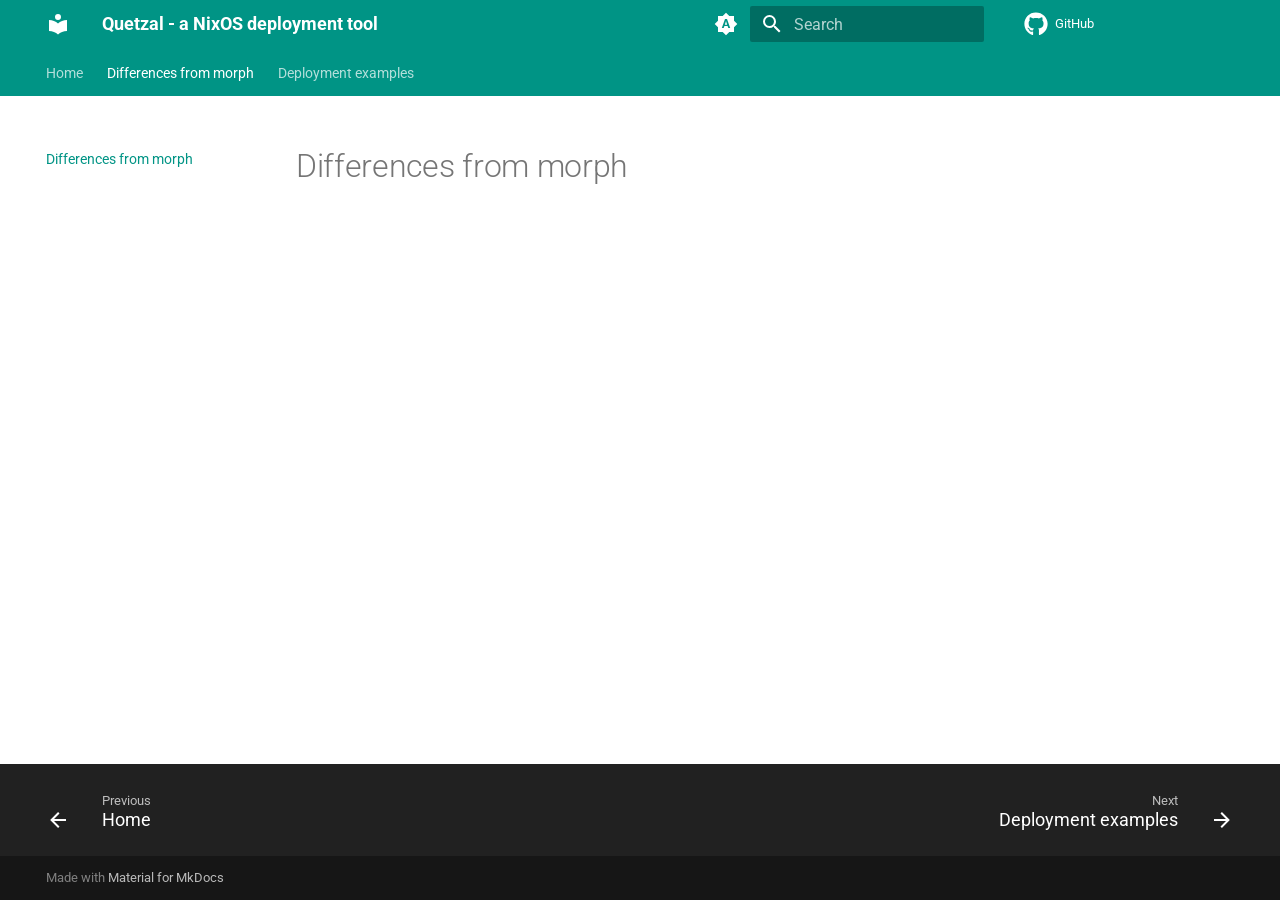
<file: differences-from-morph/index.html>
<!doctype html>
<html lang="en" class="no-js">
  <head>
    
      <meta charset="utf-8">
      <meta name="viewport" content="width=device-width,initial-scale=1">
      
      
      
        <link rel="canonical" href="https://qtzl.dk/differences-from-morph/">
      
      
        <link rel="prev" href="..">
      
      
        <link rel="next" href="../examples/">
      
      
      <link rel="icon" href="../assets/images/favicon.png">
      <meta name="generator" content="mkdocs-1.6.1, mkdocs-material-9.5.39">
    
    
      
        <title>Differences from morph - Quetzal - a NixOS deployment tool</title>
      
    
    
      <link rel="stylesheet" href="../assets/stylesheets/main.8c3ca2c6.min.css">
      
        
        <link rel="stylesheet" href="../assets/stylesheets/palette.06af60db.min.css">
      
      


    
    
      
    
    
      
        
        
        <link rel="preconnect" href="https://fonts.gstatic.com" crossorigin>
        <link rel="stylesheet" href="https://fonts.googleapis.com/css?family=Roboto:300,300i,400,400i,700,700i%7CRoboto+Mono:400,400i,700,700i&display=fallback">
        <style>:root{--md-text-font:"Roboto";--md-code-font:"Roboto Mono"}</style>
      
    
    
    <script>__md_scope=new URL("..",location),__md_hash=e=>[...e].reduce(((e,_)=>(e<<5)-e+_.charCodeAt(0)),0),__md_get=(e,_=localStorage,t=__md_scope)=>JSON.parse(_.getItem(t.pathname+"."+e)),__md_set=(e,_,t=localStorage,a=__md_scope)=>{try{t.setItem(a.pathname+"."+e,JSON.stringify(_))}catch(e){}}</script>
    
      

    
    
    
  </head>
  
  
    
    
      
    
    
    
    
    <body dir="ltr" data-md-color-scheme="default" data-md-color-primary="indigo" data-md-color-accent="indigo">
  
    
    <input class="md-toggle" data-md-toggle="drawer" type="checkbox" id="__drawer" autocomplete="off">
    <input class="md-toggle" data-md-toggle="search" type="checkbox" id="__search" autocomplete="off">
    <label class="md-overlay" for="__drawer"></label>
    <div data-md-component="skip">
      
        
        <a href="#differences-from-morph" class="md-skip">
          Skip to content
        </a>
      
    </div>
    <div data-md-component="announce">
      
    </div>
    
    
      

<header class="md-header" data-md-component="header">
  <nav class="md-header__inner md-grid" aria-label="Header">
    <a href=".." title="Quetzal - a NixOS deployment tool" class="md-header__button md-logo" aria-label="Quetzal - a NixOS deployment tool" data-md-component="logo">
      
  
  <svg xmlns="http://www.w3.org/2000/svg" viewBox="0 0 24 24"><path d="M12 8a3 3 0 0 0 3-3 3 3 0 0 0-3-3 3 3 0 0 0-3 3 3 3 0 0 0 3 3m0 3.54C9.64 9.35 6.5 8 3 8v11c3.5 0 6.64 1.35 9 3.54 2.36-2.19 5.5-3.54 9-3.54V8c-3.5 0-6.64 1.35-9 3.54"/></svg>

    </a>
    <label class="md-header__button md-icon" for="__drawer">
      
      <svg xmlns="http://www.w3.org/2000/svg" viewBox="0 0 24 24"><path d="M3 6h18v2H3zm0 5h18v2H3zm0 5h18v2H3z"/></svg>
    </label>
    <div class="md-header__title" data-md-component="header-title">
      <div class="md-header__ellipsis">
        <div class="md-header__topic">
          <span class="md-ellipsis">
            Quetzal - a NixOS deployment tool
          </span>
        </div>
        <div class="md-header__topic" data-md-component="header-topic">
          <span class="md-ellipsis">
            
              Differences from morph
            
          </span>
        </div>
      </div>
    </div>
    
      
        <form class="md-header__option" data-md-component="palette">
  
    
    
    
    <input class="md-option" data-md-color-media="(prefers-color-scheme)" data-md-color-scheme="default" data-md-color-primary="indigo" data-md-color-accent="indigo"  aria-label="switch to light mode"  type="radio" name="__palette" id="__palette_0">
    
      <label class="md-header__button md-icon" title="switch to light mode" for="__palette_1" hidden>
        <svg xmlns="http://www.w3.org/2000/svg" viewBox="0 0 24 24"><path d="m14.3 16-.7-2h-3.2l-.7 2H7.8L11 7h2l3.2 9zM20 8.69V4h-4.69L12 .69 8.69 4H4v4.69L.69 12 4 15.31V20h4.69L12 23.31 15.31 20H20v-4.69L23.31 12zm-9.15 3.96h2.3L12 9z"/></svg>
      </label>
    
  
    
    
    
    <input class="md-option" data-md-color-media="(prefers-color-scheme: light)" data-md-color-scheme="default" data-md-color-primary="teal" data-md-color-accent="amber"  aria-label="switch to dark mode"  type="radio" name="__palette" id="__palette_1">
    
      <label class="md-header__button md-icon" title="switch to dark mode" for="__palette_2" hidden>
        <svg xmlns="http://www.w3.org/2000/svg" viewBox="0 0 24 24"><path d="m17.75 4.09-2.53 1.94.91 3.06-2.63-1.81-2.63 1.81.91-3.06-2.53-1.94L12.44 4l1.06-3 1.06 3zm3.5 6.91-1.64 1.25.59 1.98-1.7-1.17-1.7 1.17.59-1.98L15.75 11l2.06-.05L18.5 9l.69 1.95zm-2.28 4.95c.83-.08 1.72 1.1 1.19 1.85-.32.45-.66.87-1.08 1.27C15.17 23 8.84 23 4.94 19.07c-3.91-3.9-3.91-10.24 0-14.14.4-.4.82-.76 1.27-1.08.75-.53 1.93.36 1.85 1.19-.27 2.86.69 5.83 2.89 8.02a9.96 9.96 0 0 0 8.02 2.89m-1.64 2.02a12.08 12.08 0 0 1-7.8-3.47c-2.17-2.19-3.33-5-3.49-7.82-2.81 3.14-2.7 7.96.31 10.98 3.02 3.01 7.84 3.12 10.98.31"/></svg>
      </label>
    
  
    
    
    
    <input class="md-option" data-md-color-media="(prefers-color-scheme: dark)" data-md-color-scheme="slate" data-md-color-primary="teal" data-md-color-accent="amber"  aria-label="switch to system preference"  type="radio" name="__palette" id="__palette_2">
    
      <label class="md-header__button md-icon" title="switch to system preference" for="__palette_0" hidden>
        <svg xmlns="http://www.w3.org/2000/svg" viewBox="0 0 24 24"><path d="M12 7a5 5 0 0 1 5 5 5 5 0 0 1-5 5 5 5 0 0 1-5-5 5 5 0 0 1 5-5m0 2a3 3 0 0 0-3 3 3 3 0 0 0 3 3 3 3 0 0 0 3-3 3 3 0 0 0-3-3m0-7 2.39 3.42C13.65 5.15 12.84 5 12 5s-1.65.15-2.39.42zM3.34 7l4.16-.35A7.2 7.2 0 0 0 5.94 8.5c-.44.74-.69 1.5-.83 2.29zm.02 10 1.76-3.77a7.131 7.131 0 0 0 2.38 4.14zM20.65 7l-1.77 3.79a7.02 7.02 0 0 0-2.38-4.15zm-.01 10-4.14.36c.59-.51 1.12-1.14 1.54-1.86.42-.73.69-1.5.83-2.29zM12 22l-2.41-3.44c.74.27 1.55.44 2.41.44.82 0 1.63-.17 2.37-.44z"/></svg>
      </label>
    
  
</form>
      
    
    
      <script>var palette=__md_get("__palette");if(palette&&palette.color){if("(prefers-color-scheme)"===palette.color.media){var media=matchMedia("(prefers-color-scheme: light)"),input=document.querySelector(media.matches?"[data-md-color-media='(prefers-color-scheme: light)']":"[data-md-color-media='(prefers-color-scheme: dark)']");palette.color.media=input.getAttribute("data-md-color-media"),palette.color.scheme=input.getAttribute("data-md-color-scheme"),palette.color.primary=input.getAttribute("data-md-color-primary"),palette.color.accent=input.getAttribute("data-md-color-accent")}for(var[key,value]of Object.entries(palette.color))document.body.setAttribute("data-md-color-"+key,value)}</script>
    
    
    
      <label class="md-header__button md-icon" for="__search">
        
        <svg xmlns="http://www.w3.org/2000/svg" viewBox="0 0 24 24"><path d="M9.5 3A6.5 6.5 0 0 1 16 9.5c0 1.61-.59 3.09-1.56 4.23l.27.27h.79l5 5-1.5 1.5-5-5v-.79l-.27-.27A6.52 6.52 0 0 1 9.5 16 6.5 6.5 0 0 1 3 9.5 6.5 6.5 0 0 1 9.5 3m0 2C7 5 5 7 5 9.5S7 14 9.5 14 14 12 14 9.5 12 5 9.5 5"/></svg>
      </label>
      <div class="md-search" data-md-component="search" role="dialog">
  <label class="md-search__overlay" for="__search"></label>
  <div class="md-search__inner" role="search">
    <form class="md-search__form" name="search">
      <input type="text" class="md-search__input" name="query" aria-label="Search" placeholder="Search" autocapitalize="off" autocorrect="off" autocomplete="off" spellcheck="false" data-md-component="search-query" required>
      <label class="md-search__icon md-icon" for="__search">
        
        <svg xmlns="http://www.w3.org/2000/svg" viewBox="0 0 24 24"><path d="M9.5 3A6.5 6.5 0 0 1 16 9.5c0 1.61-.59 3.09-1.56 4.23l.27.27h.79l5 5-1.5 1.5-5-5v-.79l-.27-.27A6.52 6.52 0 0 1 9.5 16 6.5 6.5 0 0 1 3 9.5 6.5 6.5 0 0 1 9.5 3m0 2C7 5 5 7 5 9.5S7 14 9.5 14 14 12 14 9.5 12 5 9.5 5"/></svg>
        
        <svg xmlns="http://www.w3.org/2000/svg" viewBox="0 0 24 24"><path d="M20 11v2H8l5.5 5.5-1.42 1.42L4.16 12l7.92-7.92L13.5 5.5 8 11z"/></svg>
      </label>
      <nav class="md-search__options" aria-label="Search">
        
        <button type="reset" class="md-search__icon md-icon" title="Clear" aria-label="Clear" tabindex="-1">
          
          <svg xmlns="http://www.w3.org/2000/svg" viewBox="0 0 24 24"><path d="M19 6.41 17.59 5 12 10.59 6.41 5 5 6.41 10.59 12 5 17.59 6.41 19 12 13.41 17.59 19 19 17.59 13.41 12z"/></svg>
        </button>
      </nav>
      
    </form>
    <div class="md-search__output">
      <div class="md-search__scrollwrap" tabindex="0" data-md-scrollfix>
        <div class="md-search-result" data-md-component="search-result">
          <div class="md-search-result__meta">
            Initializing search
          </div>
          <ol class="md-search-result__list" role="presentation"></ol>
        </div>
      </div>
    </div>
  </div>
</div>
    
    
      <div class="md-header__source">
        <a href="https://github.com/quetzal-deploy/quetzal" title="Go to repository" class="md-source" data-md-component="source">
  <div class="md-source__icon md-icon">
    
    <svg xmlns="http://www.w3.org/2000/svg" viewBox="0 0 496 512"><!--! Font Awesome Free 6.6.0 by @fontawesome - https://fontawesome.com License - https://fontawesome.com/license/free (Icons: CC BY 4.0, Fonts: SIL OFL 1.1, Code: MIT License) Copyright 2024 Fonticons, Inc.--><path d="M165.9 397.4c0 2-2.3 3.6-5.2 3.6-3.3.3-5.6-1.3-5.6-3.6 0-2 2.3-3.6 5.2-3.6 3-.3 5.6 1.3 5.6 3.6m-31.1-4.5c-.7 2 1.3 4.3 4.3 4.9 2.6 1 5.6 0 6.2-2s-1.3-4.3-4.3-5.2c-2.6-.7-5.5.3-6.2 2.3m44.2-1.7c-2.9.7-4.9 2.6-4.6 4.9.3 2 2.9 3.3 5.9 2.6 2.9-.7 4.9-2.6 4.6-4.6-.3-1.9-3-3.2-5.9-2.9M244.8 8C106.1 8 0 113.3 0 252c0 110.9 69.8 205.8 169.5 239.2 12.8 2.3 17.3-5.6 17.3-12.1 0-6.2-.3-40.4-.3-61.4 0 0-70 15-84.7-29.8 0 0-11.4-29.1-27.8-36.6 0 0-22.9-15.7 1.6-15.4 0 0 24.9 2 38.6 25.8 21.9 38.6 58.6 27.5 72.9 20.9 2.3-16 8.8-27.1 16-33.7-55.9-6.2-112.3-14.3-112.3-110.5 0-27.5 7.6-41.3 23.6-58.9-2.6-6.5-11.1-33.3 2.6-67.9 20.9-6.5 69 27 69 27 20-5.6 41.5-8.5 62.8-8.5s42.8 2.9 62.8 8.5c0 0 48.1-33.6 69-27 13.7 34.7 5.2 61.4 2.6 67.9 16 17.7 25.8 31.5 25.8 58.9 0 96.5-58.9 104.2-114.8 110.5 9.2 7.9 17 22.9 17 46.4 0 33.7-.3 75.4-.3 83.6 0 6.5 4.6 14.4 17.3 12.1C428.2 457.8 496 362.9 496 252 496 113.3 383.5 8 244.8 8M97.2 352.9c-1.3 1-1 3.3.7 5.2 1.6 1.6 3.9 2.3 5.2 1 1.3-1 1-3.3-.7-5.2-1.6-1.6-3.9-2.3-5.2-1m-10.8-8.1c-.7 1.3.3 2.9 2.3 3.9 1.6 1 3.6.7 4.3-.7.7-1.3-.3-2.9-2.3-3.9-2-.6-3.6-.3-4.3.7m32.4 35.6c-1.6 1.3-1 4.3 1.3 6.2 2.3 2.3 5.2 2.6 6.5 1 1.3-1.3.7-4.3-1.3-6.2-2.2-2.3-5.2-2.6-6.5-1m-11.4-14.7c-1.6 1-1.6 3.6 0 5.9s4.3 3.3 5.6 2.3c1.6-1.3 1.6-3.9 0-6.2-1.4-2.3-4-3.3-5.6-2"/></svg>
  </div>
  <div class="md-source__repository">
    GitHub
  </div>
</a>
      </div>
    
  </nav>
  
</header>
    
    <div class="md-container" data-md-component="container">
      
      
        
          
            
<nav class="md-tabs" aria-label="Tabs" data-md-component="tabs">
  <div class="md-grid">
    <ul class="md-tabs__list">
      
        
  
  
  
    <li class="md-tabs__item">
      <a href=".." class="md-tabs__link">
        
  
    
  
  Home

      </a>
    </li>
  

      
        
  
  
    
  
  
    <li class="md-tabs__item md-tabs__item--active">
      <a href="./" class="md-tabs__link">
        
  
    
  
  Differences from morph

      </a>
    </li>
  

      
        
  
  
  
    <li class="md-tabs__item">
      <a href="../examples/" class="md-tabs__link">
        
  
    
  
  Deployment examples

      </a>
    </li>
  

      
    </ul>
  </div>
</nav>
          
        
      
      <main class="md-main" data-md-component="main">
        <div class="md-main__inner md-grid">
          
            
              
              <div class="md-sidebar md-sidebar--primary" data-md-component="sidebar" data-md-type="navigation" >
                <div class="md-sidebar__scrollwrap">
                  <div class="md-sidebar__inner">
                    


  


  

<nav class="md-nav md-nav--primary md-nav--lifted md-nav--integrated" aria-label="Navigation" data-md-level="0">
  <label class="md-nav__title" for="__drawer">
    <a href=".." title="Quetzal - a NixOS deployment tool" class="md-nav__button md-logo" aria-label="Quetzal - a NixOS deployment tool" data-md-component="logo">
      
  
  <svg xmlns="http://www.w3.org/2000/svg" viewBox="0 0 24 24"><path d="M12 8a3 3 0 0 0 3-3 3 3 0 0 0-3-3 3 3 0 0 0-3 3 3 3 0 0 0 3 3m0 3.54C9.64 9.35 6.5 8 3 8v11c3.5 0 6.64 1.35 9 3.54 2.36-2.19 5.5-3.54 9-3.54V8c-3.5 0-6.64 1.35-9 3.54"/></svg>

    </a>
    Quetzal - a NixOS deployment tool
  </label>
  
    <div class="md-nav__source">
      <a href="https://github.com/quetzal-deploy/quetzal" title="Go to repository" class="md-source" data-md-component="source">
  <div class="md-source__icon md-icon">
    
    <svg xmlns="http://www.w3.org/2000/svg" viewBox="0 0 496 512"><!--! Font Awesome Free 6.6.0 by @fontawesome - https://fontawesome.com License - https://fontawesome.com/license/free (Icons: CC BY 4.0, Fonts: SIL OFL 1.1, Code: MIT License) Copyright 2024 Fonticons, Inc.--><path d="M165.9 397.4c0 2-2.3 3.6-5.2 3.6-3.3.3-5.6-1.3-5.6-3.6 0-2 2.3-3.6 5.2-3.6 3-.3 5.6 1.3 5.6 3.6m-31.1-4.5c-.7 2 1.3 4.3 4.3 4.9 2.6 1 5.6 0 6.2-2s-1.3-4.3-4.3-5.2c-2.6-.7-5.5.3-6.2 2.3m44.2-1.7c-2.9.7-4.9 2.6-4.6 4.9.3 2 2.9 3.3 5.9 2.6 2.9-.7 4.9-2.6 4.6-4.6-.3-1.9-3-3.2-5.9-2.9M244.8 8C106.1 8 0 113.3 0 252c0 110.9 69.8 205.8 169.5 239.2 12.8 2.3 17.3-5.6 17.3-12.1 0-6.2-.3-40.4-.3-61.4 0 0-70 15-84.7-29.8 0 0-11.4-29.1-27.8-36.6 0 0-22.9-15.7 1.6-15.4 0 0 24.9 2 38.6 25.8 21.9 38.6 58.6 27.5 72.9 20.9 2.3-16 8.8-27.1 16-33.7-55.9-6.2-112.3-14.3-112.3-110.5 0-27.5 7.6-41.3 23.6-58.9-2.6-6.5-11.1-33.3 2.6-67.9 20.9-6.5 69 27 69 27 20-5.6 41.5-8.5 62.8-8.5s42.8 2.9 62.8 8.5c0 0 48.1-33.6 69-27 13.7 34.7 5.2 61.4 2.6 67.9 16 17.7 25.8 31.5 25.8 58.9 0 96.5-58.9 104.2-114.8 110.5 9.2 7.9 17 22.9 17 46.4 0 33.7-.3 75.4-.3 83.6 0 6.5 4.6 14.4 17.3 12.1C428.2 457.8 496 362.9 496 252 496 113.3 383.5 8 244.8 8M97.2 352.9c-1.3 1-1 3.3.7 5.2 1.6 1.6 3.9 2.3 5.2 1 1.3-1 1-3.3-.7-5.2-1.6-1.6-3.9-2.3-5.2-1m-10.8-8.1c-.7 1.3.3 2.9 2.3 3.9 1.6 1 3.6.7 4.3-.7.7-1.3-.3-2.9-2.3-3.9-2-.6-3.6-.3-4.3.7m32.4 35.6c-1.6 1.3-1 4.3 1.3 6.2 2.3 2.3 5.2 2.6 6.5 1 1.3-1.3.7-4.3-1.3-6.2-2.2-2.3-5.2-2.6-6.5-1m-11.4-14.7c-1.6 1-1.6 3.6 0 5.9s4.3 3.3 5.6 2.3c1.6-1.3 1.6-3.9 0-6.2-1.4-2.3-4-3.3-5.6-2"/></svg>
  </div>
  <div class="md-source__repository">
    GitHub
  </div>
</a>
    </div>
  
  <ul class="md-nav__list" data-md-scrollfix>
    
      
      
  
  
  
  
    <li class="md-nav__item">
      <a href=".." class="md-nav__link">
        
  
  <span class="md-ellipsis">
    Home
  </span>
  

      </a>
    </li>
  

    
      
      
  
  
    
  
  
  
    <li class="md-nav__item md-nav__item--active">
      
      <input class="md-nav__toggle md-toggle" type="checkbox" id="__toc">
      
      
        
      
      
      <a href="./" class="md-nav__link md-nav__link--active">
        
  
  <span class="md-ellipsis">
    Differences from morph
  </span>
  

      </a>
      
    </li>
  

    
      
      
  
  
  
  
    <li class="md-nav__item">
      <a href="../examples/" class="md-nav__link">
        
  
  <span class="md-ellipsis">
    Deployment examples
  </span>
  

      </a>
    </li>
  

    
  </ul>
</nav>
                  </div>
                </div>
              </div>
            
            
          
          
            <div class="md-content" data-md-component="content">
              <article class="md-content__inner md-typeset">
                
                  

  
  


<h1 id="differences-from-morph">Differences from morph</h1>












                
              </article>
            </div>
          
          
<script>var target=document.getElementById(location.hash.slice(1));target&&target.name&&(target.checked=target.name.startsWith("__tabbed_"))</script>
        </div>
        
      </main>
      
        <footer class="md-footer">
  
    
      
      <nav class="md-footer__inner md-grid" aria-label="Footer" >
        
          
          <a href=".." class="md-footer__link md-footer__link--prev" aria-label="Previous: Home">
            <div class="md-footer__button md-icon">
              
              <svg xmlns="http://www.w3.org/2000/svg" viewBox="0 0 24 24"><path d="M20 11v2H8l5.5 5.5-1.42 1.42L4.16 12l7.92-7.92L13.5 5.5 8 11z"/></svg>
            </div>
            <div class="md-footer__title">
              <span class="md-footer__direction">
                Previous
              </span>
              <div class="md-ellipsis">
                Home
              </div>
            </div>
          </a>
        
        
          
          <a href="../examples/" class="md-footer__link md-footer__link--next" aria-label="Next: Deployment examples">
            <div class="md-footer__title">
              <span class="md-footer__direction">
                Next
              </span>
              <div class="md-ellipsis">
                Deployment examples
              </div>
            </div>
            <div class="md-footer__button md-icon">
              
              <svg xmlns="http://www.w3.org/2000/svg" viewBox="0 0 24 24"><path d="M4 11v2h12l-5.5 5.5 1.42 1.42L19.84 12l-7.92-7.92L10.5 5.5 16 11z"/></svg>
            </div>
          </a>
        
      </nav>
    
  
  <div class="md-footer-meta md-typeset">
    <div class="md-footer-meta__inner md-grid">
      <div class="md-copyright">
  
  
    Made with
    <a href="https://squidfunk.github.io/mkdocs-material/" target="_blank" rel="noopener">
      Material for MkDocs
    </a>
  
</div>
      
    </div>
  </div>
</footer>
      
    </div>
    <div class="md-dialog" data-md-component="dialog">
      <div class="md-dialog__inner md-typeset"></div>
    </div>
    
    
    <script id="__config" type="application/json">{"base": "..", "features": ["navigation.tabs", "navigation.footer", "toc.integrate"], "search": "../assets/javascripts/workers/search.6ce7567c.min.js", "translations": {"clipboard.copied": "Copied to clipboard", "clipboard.copy": "Copy to clipboard", "search.result.more.one": "1 more on this page", "search.result.more.other": "# more on this page", "search.result.none": "No matching documents", "search.result.one": "1 matching document", "search.result.other": "# matching documents", "search.result.placeholder": "Type to start searching", "search.result.term.missing": "Missing", "select.version": "Select version"}}</script>
    
    
      <script src="../assets/javascripts/bundle.525ec568.min.js"></script>
      
    
  </body>
</html>
</file>
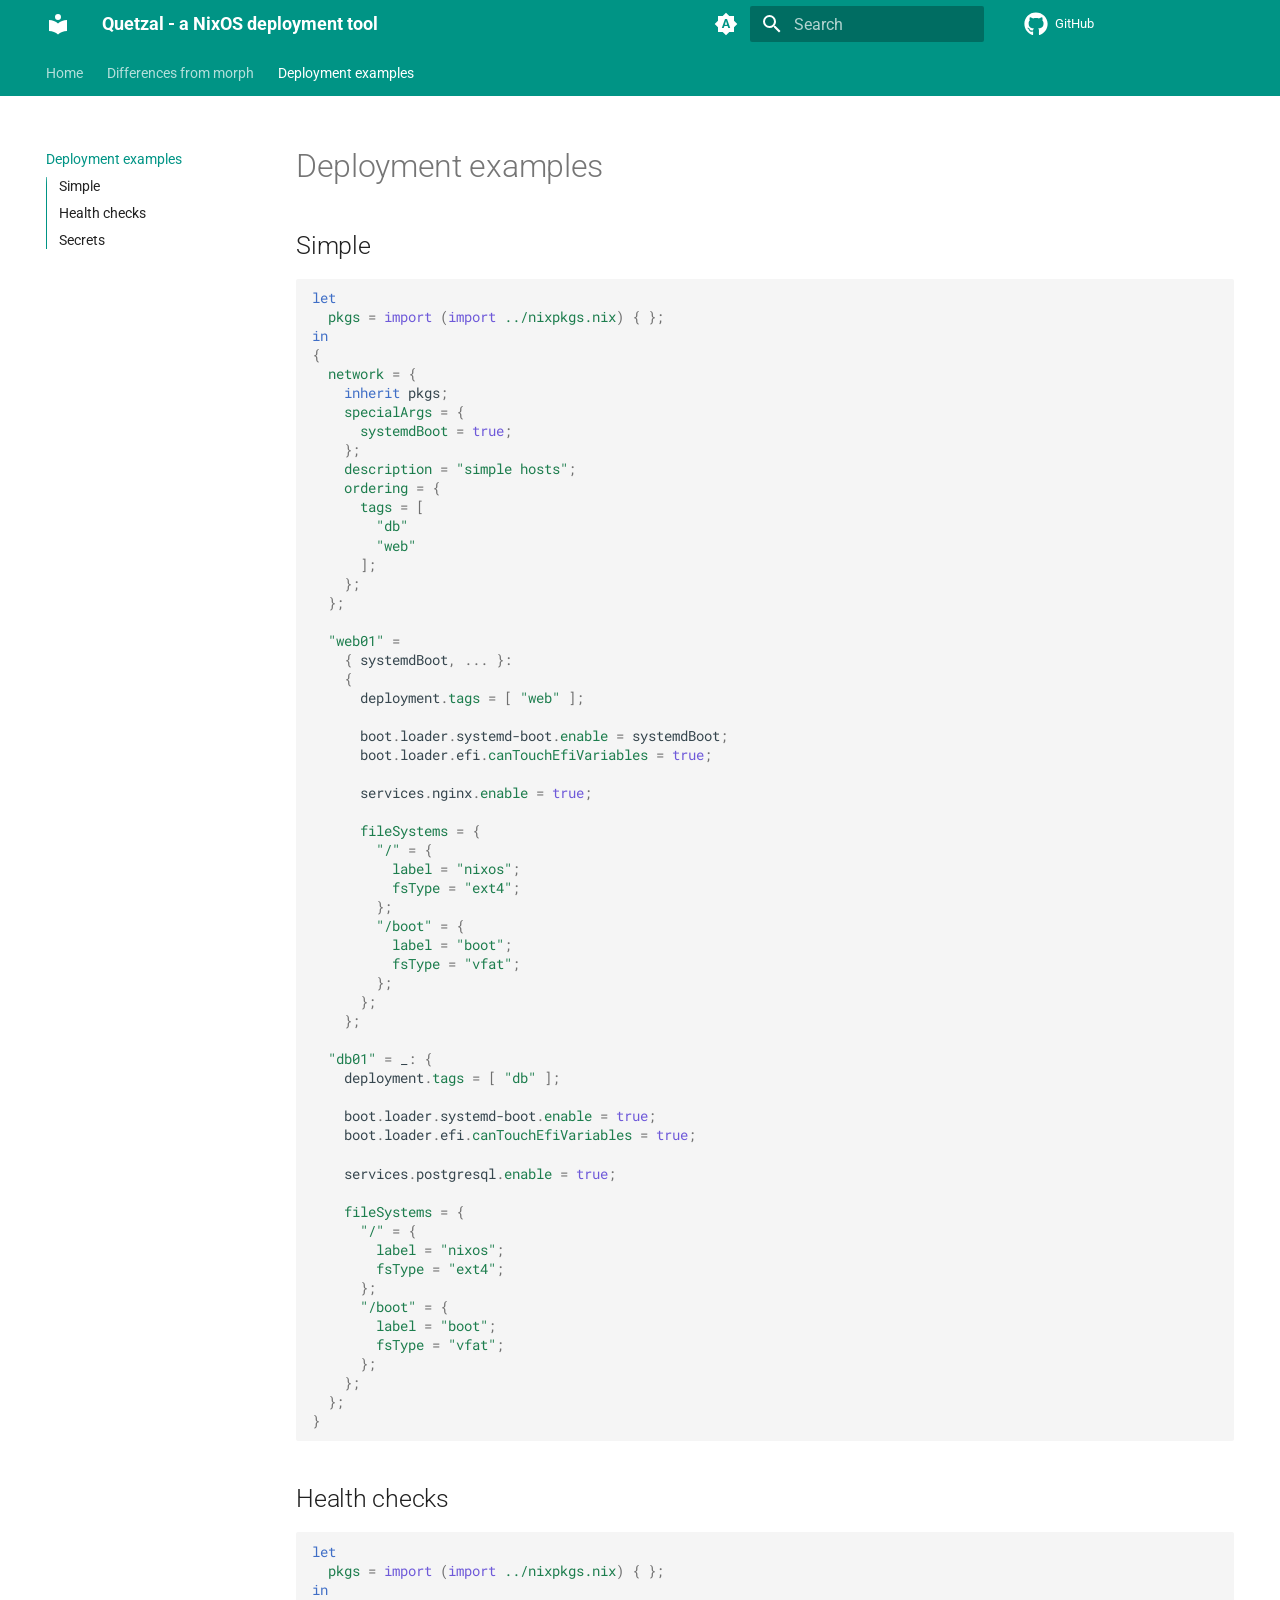
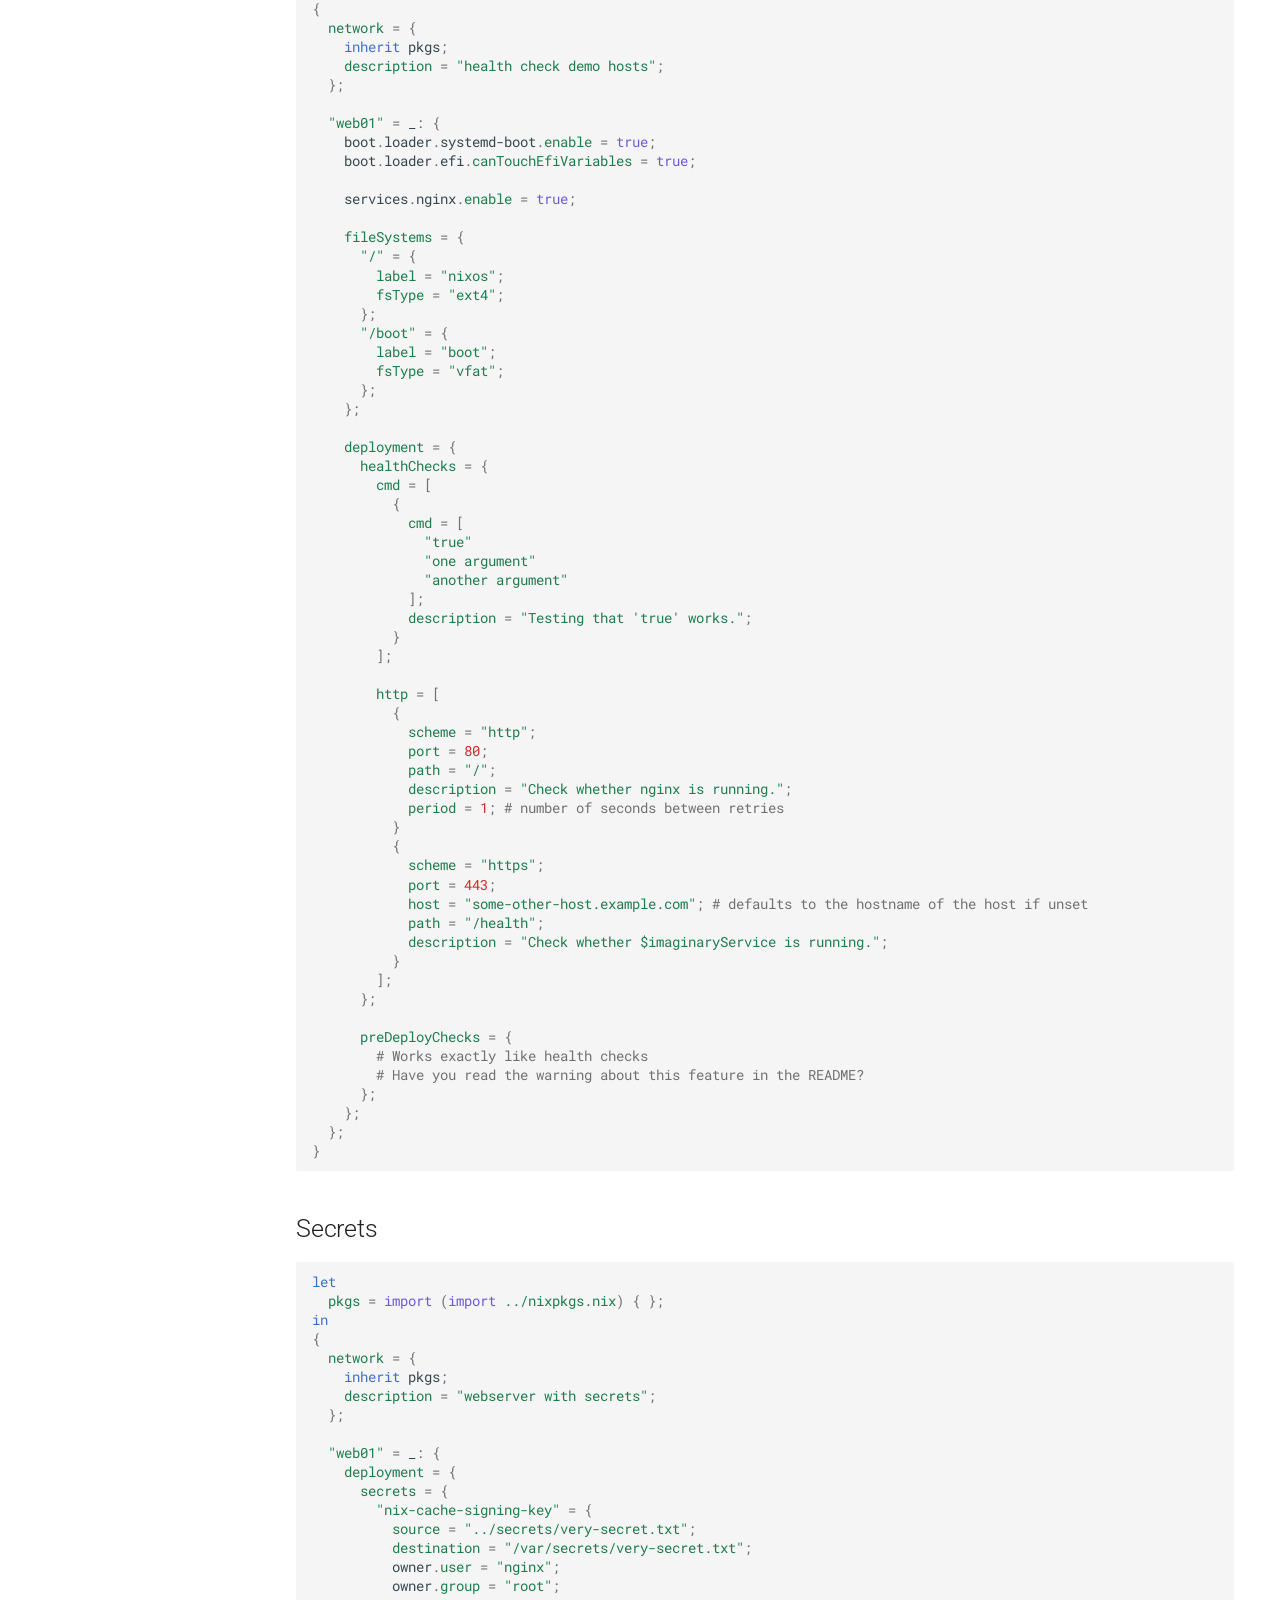
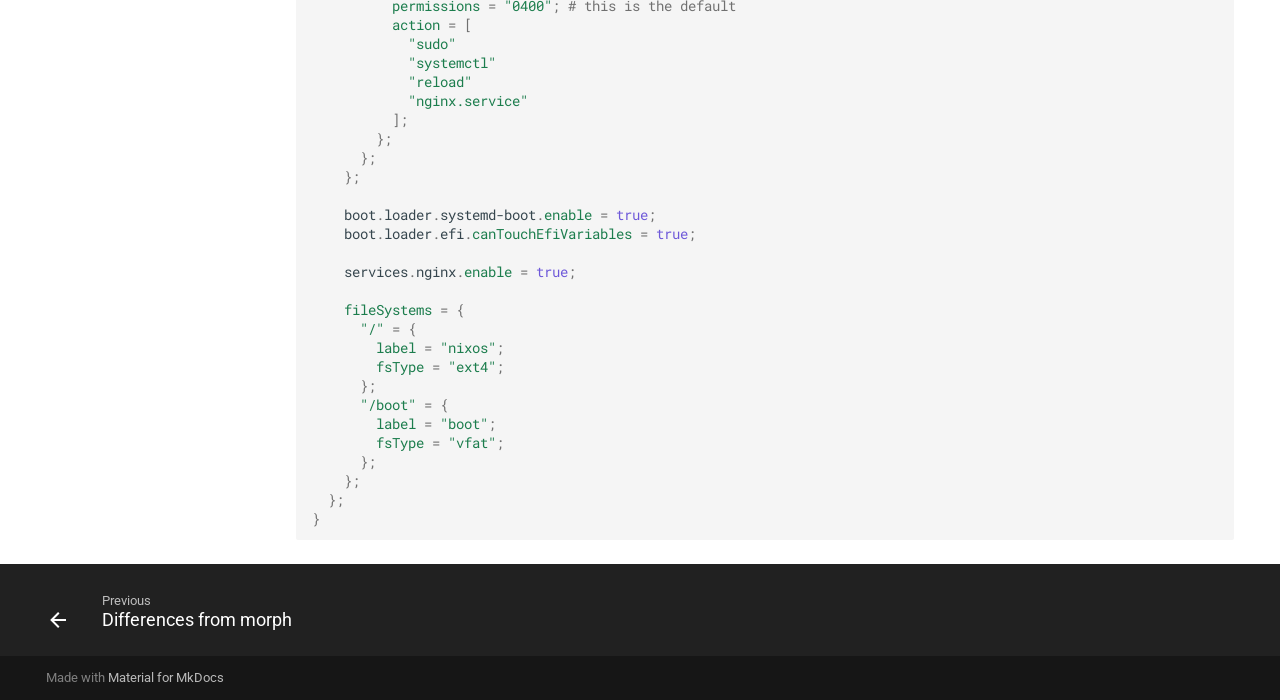
<file: examples/index.html>
<!doctype html>
<html lang="en" class="no-js">
  <head>
    
      <meta charset="utf-8">
      <meta name="viewport" content="width=device-width,initial-scale=1">
      
      
      
        <link rel="canonical" href="https://qtzl.dk/examples/">
      
      
        <link rel="prev" href="../differences-from-morph/">
      
      
      
      <link rel="icon" href="../assets/images/favicon.png">
      <meta name="generator" content="mkdocs-1.6.1, mkdocs-material-9.5.39">
    
    
      
        <title>Deployment examples - Quetzal - a NixOS deployment tool</title>
      
    
    
      <link rel="stylesheet" href="../assets/stylesheets/main.8c3ca2c6.min.css">
      
        
        <link rel="stylesheet" href="../assets/stylesheets/palette.06af60db.min.css">
      
      


    
    
      
    
    
      
        
        
        <link rel="preconnect" href="https://fonts.gstatic.com" crossorigin>
        <link rel="stylesheet" href="https://fonts.googleapis.com/css?family=Roboto:300,300i,400,400i,700,700i%7CRoboto+Mono:400,400i,700,700i&display=fallback">
        <style>:root{--md-text-font:"Roboto";--md-code-font:"Roboto Mono"}</style>
      
    
    
    <script>__md_scope=new URL("..",location),__md_hash=e=>[...e].reduce(((e,_)=>(e<<5)-e+_.charCodeAt(0)),0),__md_get=(e,_=localStorage,t=__md_scope)=>JSON.parse(_.getItem(t.pathname+"."+e)),__md_set=(e,_,t=localStorage,a=__md_scope)=>{try{t.setItem(a.pathname+"."+e,JSON.stringify(_))}catch(e){}}</script>
    
      

    
    
    
  </head>
  
  
    
    
      
    
    
    
    
    <body dir="ltr" data-md-color-scheme="default" data-md-color-primary="indigo" data-md-color-accent="indigo">
  
    
    <input class="md-toggle" data-md-toggle="drawer" type="checkbox" id="__drawer" autocomplete="off">
    <input class="md-toggle" data-md-toggle="search" type="checkbox" id="__search" autocomplete="off">
    <label class="md-overlay" for="__drawer"></label>
    <div data-md-component="skip">
      
        
        <a href="#deployment-examples" class="md-skip">
          Skip to content
        </a>
      
    </div>
    <div data-md-component="announce">
      
    </div>
    
    
      

<header class="md-header" data-md-component="header">
  <nav class="md-header__inner md-grid" aria-label="Header">
    <a href=".." title="Quetzal - a NixOS deployment tool" class="md-header__button md-logo" aria-label="Quetzal - a NixOS deployment tool" data-md-component="logo">
      
  
  <svg xmlns="http://www.w3.org/2000/svg" viewBox="0 0 24 24"><path d="M12 8a3 3 0 0 0 3-3 3 3 0 0 0-3-3 3 3 0 0 0-3 3 3 3 0 0 0 3 3m0 3.54C9.64 9.35 6.5 8 3 8v11c3.5 0 6.64 1.35 9 3.54 2.36-2.19 5.5-3.54 9-3.54V8c-3.5 0-6.64 1.35-9 3.54"/></svg>

    </a>
    <label class="md-header__button md-icon" for="__drawer">
      
      <svg xmlns="http://www.w3.org/2000/svg" viewBox="0 0 24 24"><path d="M3 6h18v2H3zm0 5h18v2H3zm0 5h18v2H3z"/></svg>
    </label>
    <div class="md-header__title" data-md-component="header-title">
      <div class="md-header__ellipsis">
        <div class="md-header__topic">
          <span class="md-ellipsis">
            Quetzal - a NixOS deployment tool
          </span>
        </div>
        <div class="md-header__topic" data-md-component="header-topic">
          <span class="md-ellipsis">
            
              Deployment examples
            
          </span>
        </div>
      </div>
    </div>
    
      
        <form class="md-header__option" data-md-component="palette">
  
    
    
    
    <input class="md-option" data-md-color-media="(prefers-color-scheme)" data-md-color-scheme="default" data-md-color-primary="indigo" data-md-color-accent="indigo"  aria-label="switch to light mode"  type="radio" name="__palette" id="__palette_0">
    
      <label class="md-header__button md-icon" title="switch to light mode" for="__palette_1" hidden>
        <svg xmlns="http://www.w3.org/2000/svg" viewBox="0 0 24 24"><path d="m14.3 16-.7-2h-3.2l-.7 2H7.8L11 7h2l3.2 9zM20 8.69V4h-4.69L12 .69 8.69 4H4v4.69L.69 12 4 15.31V20h4.69L12 23.31 15.31 20H20v-4.69L23.31 12zm-9.15 3.96h2.3L12 9z"/></svg>
      </label>
    
  
    
    
    
    <input class="md-option" data-md-color-media="(prefers-color-scheme: light)" data-md-color-scheme="default" data-md-color-primary="teal" data-md-color-accent="amber"  aria-label="switch to dark mode"  type="radio" name="__palette" id="__palette_1">
    
      <label class="md-header__button md-icon" title="switch to dark mode" for="__palette_2" hidden>
        <svg xmlns="http://www.w3.org/2000/svg" viewBox="0 0 24 24"><path d="m17.75 4.09-2.53 1.94.91 3.06-2.63-1.81-2.63 1.81.91-3.06-2.53-1.94L12.44 4l1.06-3 1.06 3zm3.5 6.91-1.64 1.25.59 1.98-1.7-1.17-1.7 1.17.59-1.98L15.75 11l2.06-.05L18.5 9l.69 1.95zm-2.28 4.95c.83-.08 1.72 1.1 1.19 1.85-.32.45-.66.87-1.08 1.27C15.17 23 8.84 23 4.94 19.07c-3.91-3.9-3.91-10.24 0-14.14.4-.4.82-.76 1.27-1.08.75-.53 1.93.36 1.85 1.19-.27 2.86.69 5.83 2.89 8.02a9.96 9.96 0 0 0 8.02 2.89m-1.64 2.02a12.08 12.08 0 0 1-7.8-3.47c-2.17-2.19-3.33-5-3.49-7.82-2.81 3.14-2.7 7.96.31 10.98 3.02 3.01 7.84 3.12 10.98.31"/></svg>
      </label>
    
  
    
    
    
    <input class="md-option" data-md-color-media="(prefers-color-scheme: dark)" data-md-color-scheme="slate" data-md-color-primary="teal" data-md-color-accent="amber"  aria-label="switch to system preference"  type="radio" name="__palette" id="__palette_2">
    
      <label class="md-header__button md-icon" title="switch to system preference" for="__palette_0" hidden>
        <svg xmlns="http://www.w3.org/2000/svg" viewBox="0 0 24 24"><path d="M12 7a5 5 0 0 1 5 5 5 5 0 0 1-5 5 5 5 0 0 1-5-5 5 5 0 0 1 5-5m0 2a3 3 0 0 0-3 3 3 3 0 0 0 3 3 3 3 0 0 0 3-3 3 3 0 0 0-3-3m0-7 2.39 3.42C13.65 5.15 12.84 5 12 5s-1.65.15-2.39.42zM3.34 7l4.16-.35A7.2 7.2 0 0 0 5.94 8.5c-.44.74-.69 1.5-.83 2.29zm.02 10 1.76-3.77a7.131 7.131 0 0 0 2.38 4.14zM20.65 7l-1.77 3.79a7.02 7.02 0 0 0-2.38-4.15zm-.01 10-4.14.36c.59-.51 1.12-1.14 1.54-1.86.42-.73.69-1.5.83-2.29zM12 22l-2.41-3.44c.74.27 1.55.44 2.41.44.82 0 1.63-.17 2.37-.44z"/></svg>
      </label>
    
  
</form>
      
    
    
      <script>var palette=__md_get("__palette");if(palette&&palette.color){if("(prefers-color-scheme)"===palette.color.media){var media=matchMedia("(prefers-color-scheme: light)"),input=document.querySelector(media.matches?"[data-md-color-media='(prefers-color-scheme: light)']":"[data-md-color-media='(prefers-color-scheme: dark)']");palette.color.media=input.getAttribute("data-md-color-media"),palette.color.scheme=input.getAttribute("data-md-color-scheme"),palette.color.primary=input.getAttribute("data-md-color-primary"),palette.color.accent=input.getAttribute("data-md-color-accent")}for(var[key,value]of Object.entries(palette.color))document.body.setAttribute("data-md-color-"+key,value)}</script>
    
    
    
      <label class="md-header__button md-icon" for="__search">
        
        <svg xmlns="http://www.w3.org/2000/svg" viewBox="0 0 24 24"><path d="M9.5 3A6.5 6.5 0 0 1 16 9.5c0 1.61-.59 3.09-1.56 4.23l.27.27h.79l5 5-1.5 1.5-5-5v-.79l-.27-.27A6.52 6.52 0 0 1 9.5 16 6.5 6.5 0 0 1 3 9.5 6.5 6.5 0 0 1 9.5 3m0 2C7 5 5 7 5 9.5S7 14 9.5 14 14 12 14 9.5 12 5 9.5 5"/></svg>
      </label>
      <div class="md-search" data-md-component="search" role="dialog">
  <label class="md-search__overlay" for="__search"></label>
  <div class="md-search__inner" role="search">
    <form class="md-search__form" name="search">
      <input type="text" class="md-search__input" name="query" aria-label="Search" placeholder="Search" autocapitalize="off" autocorrect="off" autocomplete="off" spellcheck="false" data-md-component="search-query" required>
      <label class="md-search__icon md-icon" for="__search">
        
        <svg xmlns="http://www.w3.org/2000/svg" viewBox="0 0 24 24"><path d="M9.5 3A6.5 6.5 0 0 1 16 9.5c0 1.61-.59 3.09-1.56 4.23l.27.27h.79l5 5-1.5 1.5-5-5v-.79l-.27-.27A6.52 6.52 0 0 1 9.5 16 6.5 6.5 0 0 1 3 9.5 6.5 6.5 0 0 1 9.5 3m0 2C7 5 5 7 5 9.5S7 14 9.5 14 14 12 14 9.5 12 5 9.5 5"/></svg>
        
        <svg xmlns="http://www.w3.org/2000/svg" viewBox="0 0 24 24"><path d="M20 11v2H8l5.5 5.5-1.42 1.42L4.16 12l7.92-7.92L13.5 5.5 8 11z"/></svg>
      </label>
      <nav class="md-search__options" aria-label="Search">
        
        <button type="reset" class="md-search__icon md-icon" title="Clear" aria-label="Clear" tabindex="-1">
          
          <svg xmlns="http://www.w3.org/2000/svg" viewBox="0 0 24 24"><path d="M19 6.41 17.59 5 12 10.59 6.41 5 5 6.41 10.59 12 5 17.59 6.41 19 12 13.41 17.59 19 19 17.59 13.41 12z"/></svg>
        </button>
      </nav>
      
    </form>
    <div class="md-search__output">
      <div class="md-search__scrollwrap" tabindex="0" data-md-scrollfix>
        <div class="md-search-result" data-md-component="search-result">
          <div class="md-search-result__meta">
            Initializing search
          </div>
          <ol class="md-search-result__list" role="presentation"></ol>
        </div>
      </div>
    </div>
  </div>
</div>
    
    
      <div class="md-header__source">
        <a href="https://github.com/quetzal-deploy/quetzal" title="Go to repository" class="md-source" data-md-component="source">
  <div class="md-source__icon md-icon">
    
    <svg xmlns="http://www.w3.org/2000/svg" viewBox="0 0 496 512"><!--! Font Awesome Free 6.6.0 by @fontawesome - https://fontawesome.com License - https://fontawesome.com/license/free (Icons: CC BY 4.0, Fonts: SIL OFL 1.1, Code: MIT License) Copyright 2024 Fonticons, Inc.--><path d="M165.9 397.4c0 2-2.3 3.6-5.2 3.6-3.3.3-5.6-1.3-5.6-3.6 0-2 2.3-3.6 5.2-3.6 3-.3 5.6 1.3 5.6 3.6m-31.1-4.5c-.7 2 1.3 4.3 4.3 4.9 2.6 1 5.6 0 6.2-2s-1.3-4.3-4.3-5.2c-2.6-.7-5.5.3-6.2 2.3m44.2-1.7c-2.9.7-4.9 2.6-4.6 4.9.3 2 2.9 3.3 5.9 2.6 2.9-.7 4.9-2.6 4.6-4.6-.3-1.9-3-3.2-5.9-2.9M244.8 8C106.1 8 0 113.3 0 252c0 110.9 69.8 205.8 169.5 239.2 12.8 2.3 17.3-5.6 17.3-12.1 0-6.2-.3-40.4-.3-61.4 0 0-70 15-84.7-29.8 0 0-11.4-29.1-27.8-36.6 0 0-22.9-15.7 1.6-15.4 0 0 24.9 2 38.6 25.8 21.9 38.6 58.6 27.5 72.9 20.9 2.3-16 8.8-27.1 16-33.7-55.9-6.2-112.3-14.3-112.3-110.5 0-27.5 7.6-41.3 23.6-58.9-2.6-6.5-11.1-33.3 2.6-67.9 20.9-6.5 69 27 69 27 20-5.6 41.5-8.5 62.8-8.5s42.8 2.9 62.8 8.5c0 0 48.1-33.6 69-27 13.7 34.7 5.2 61.4 2.6 67.9 16 17.7 25.8 31.5 25.8 58.9 0 96.5-58.9 104.2-114.8 110.5 9.2 7.9 17 22.9 17 46.4 0 33.7-.3 75.4-.3 83.6 0 6.5 4.6 14.4 17.3 12.1C428.2 457.8 496 362.9 496 252 496 113.3 383.5 8 244.8 8M97.2 352.9c-1.3 1-1 3.3.7 5.2 1.6 1.6 3.9 2.3 5.2 1 1.3-1 1-3.3-.7-5.2-1.6-1.6-3.9-2.3-5.2-1m-10.8-8.1c-.7 1.3.3 2.9 2.3 3.9 1.6 1 3.6.7 4.3-.7.7-1.3-.3-2.9-2.3-3.9-2-.6-3.6-.3-4.3.7m32.4 35.6c-1.6 1.3-1 4.3 1.3 6.2 2.3 2.3 5.2 2.6 6.5 1 1.3-1.3.7-4.3-1.3-6.2-2.2-2.3-5.2-2.6-6.5-1m-11.4-14.7c-1.6 1-1.6 3.6 0 5.9s4.3 3.3 5.6 2.3c1.6-1.3 1.6-3.9 0-6.2-1.4-2.3-4-3.3-5.6-2"/></svg>
  </div>
  <div class="md-source__repository">
    GitHub
  </div>
</a>
      </div>
    
  </nav>
  
</header>
    
    <div class="md-container" data-md-component="container">
      
      
        
          
            
<nav class="md-tabs" aria-label="Tabs" data-md-component="tabs">
  <div class="md-grid">
    <ul class="md-tabs__list">
      
        
  
  
  
    <li class="md-tabs__item">
      <a href=".." class="md-tabs__link">
        
  
    
  
  Home

      </a>
    </li>
  

      
        
  
  
  
    <li class="md-tabs__item">
      <a href="../differences-from-morph/" class="md-tabs__link">
        
  
    
  
  Differences from morph

      </a>
    </li>
  

      
        
  
  
    
  
  
    <li class="md-tabs__item md-tabs__item--active">
      <a href="./" class="md-tabs__link">
        
  
    
  
  Deployment examples

      </a>
    </li>
  

      
    </ul>
  </div>
</nav>
          
        
      
      <main class="md-main" data-md-component="main">
        <div class="md-main__inner md-grid">
          
            
              
              <div class="md-sidebar md-sidebar--primary" data-md-component="sidebar" data-md-type="navigation" >
                <div class="md-sidebar__scrollwrap">
                  <div class="md-sidebar__inner">
                    


  


  

<nav class="md-nav md-nav--primary md-nav--lifted md-nav--integrated" aria-label="Navigation" data-md-level="0">
  <label class="md-nav__title" for="__drawer">
    <a href=".." title="Quetzal - a NixOS deployment tool" class="md-nav__button md-logo" aria-label="Quetzal - a NixOS deployment tool" data-md-component="logo">
      
  
  <svg xmlns="http://www.w3.org/2000/svg" viewBox="0 0 24 24"><path d="M12 8a3 3 0 0 0 3-3 3 3 0 0 0-3-3 3 3 0 0 0-3 3 3 3 0 0 0 3 3m0 3.54C9.64 9.35 6.5 8 3 8v11c3.5 0 6.64 1.35 9 3.54 2.36-2.19 5.5-3.54 9-3.54V8c-3.5 0-6.64 1.35-9 3.54"/></svg>

    </a>
    Quetzal - a NixOS deployment tool
  </label>
  
    <div class="md-nav__source">
      <a href="https://github.com/quetzal-deploy/quetzal" title="Go to repository" class="md-source" data-md-component="source">
  <div class="md-source__icon md-icon">
    
    <svg xmlns="http://www.w3.org/2000/svg" viewBox="0 0 496 512"><!--! Font Awesome Free 6.6.0 by @fontawesome - https://fontawesome.com License - https://fontawesome.com/license/free (Icons: CC BY 4.0, Fonts: SIL OFL 1.1, Code: MIT License) Copyright 2024 Fonticons, Inc.--><path d="M165.9 397.4c0 2-2.3 3.6-5.2 3.6-3.3.3-5.6-1.3-5.6-3.6 0-2 2.3-3.6 5.2-3.6 3-.3 5.6 1.3 5.6 3.6m-31.1-4.5c-.7 2 1.3 4.3 4.3 4.9 2.6 1 5.6 0 6.2-2s-1.3-4.3-4.3-5.2c-2.6-.7-5.5.3-6.2 2.3m44.2-1.7c-2.9.7-4.9 2.6-4.6 4.9.3 2 2.9 3.3 5.9 2.6 2.9-.7 4.9-2.6 4.6-4.6-.3-1.9-3-3.2-5.9-2.9M244.8 8C106.1 8 0 113.3 0 252c0 110.9 69.8 205.8 169.5 239.2 12.8 2.3 17.3-5.6 17.3-12.1 0-6.2-.3-40.4-.3-61.4 0 0-70 15-84.7-29.8 0 0-11.4-29.1-27.8-36.6 0 0-22.9-15.7 1.6-15.4 0 0 24.9 2 38.6 25.8 21.9 38.6 58.6 27.5 72.9 20.9 2.3-16 8.8-27.1 16-33.7-55.9-6.2-112.3-14.3-112.3-110.5 0-27.5 7.6-41.3 23.6-58.9-2.6-6.5-11.1-33.3 2.6-67.9 20.9-6.5 69 27 69 27 20-5.6 41.5-8.5 62.8-8.5s42.8 2.9 62.8 8.5c0 0 48.1-33.6 69-27 13.7 34.7 5.2 61.4 2.6 67.9 16 17.7 25.8 31.5 25.8 58.9 0 96.5-58.9 104.2-114.8 110.5 9.2 7.9 17 22.9 17 46.4 0 33.7-.3 75.4-.3 83.6 0 6.5 4.6 14.4 17.3 12.1C428.2 457.8 496 362.9 496 252 496 113.3 383.5 8 244.8 8M97.2 352.9c-1.3 1-1 3.3.7 5.2 1.6 1.6 3.9 2.3 5.2 1 1.3-1 1-3.3-.7-5.2-1.6-1.6-3.9-2.3-5.2-1m-10.8-8.1c-.7 1.3.3 2.9 2.3 3.9 1.6 1 3.6.7 4.3-.7.7-1.3-.3-2.9-2.3-3.9-2-.6-3.6-.3-4.3.7m32.4 35.6c-1.6 1.3-1 4.3 1.3 6.2 2.3 2.3 5.2 2.6 6.5 1 1.3-1.3.7-4.3-1.3-6.2-2.2-2.3-5.2-2.6-6.5-1m-11.4-14.7c-1.6 1-1.6 3.6 0 5.9s4.3 3.3 5.6 2.3c1.6-1.3 1.6-3.9 0-6.2-1.4-2.3-4-3.3-5.6-2"/></svg>
  </div>
  <div class="md-source__repository">
    GitHub
  </div>
</a>
    </div>
  
  <ul class="md-nav__list" data-md-scrollfix>
    
      
      
  
  
  
  
    <li class="md-nav__item">
      <a href=".." class="md-nav__link">
        
  
  <span class="md-ellipsis">
    Home
  </span>
  

      </a>
    </li>
  

    
      
      
  
  
  
  
    <li class="md-nav__item">
      <a href="../differences-from-morph/" class="md-nav__link">
        
  
  <span class="md-ellipsis">
    Differences from morph
  </span>
  

      </a>
    </li>
  

    
      
      
  
  
    
  
  
  
    <li class="md-nav__item md-nav__item--active">
      
      <input class="md-nav__toggle md-toggle" type="checkbox" id="__toc">
      
      
        
      
      
        <label class="md-nav__link md-nav__link--active" for="__toc">
          
  
  <span class="md-ellipsis">
    Deployment examples
  </span>
  

          <span class="md-nav__icon md-icon"></span>
        </label>
      
      <a href="./" class="md-nav__link md-nav__link--active">
        
  
  <span class="md-ellipsis">
    Deployment examples
  </span>
  

      </a>
      
        

<nav class="md-nav md-nav--secondary" aria-label="Table of contents">
  
  
  
    
  
  
    <label class="md-nav__title" for="__toc">
      <span class="md-nav__icon md-icon"></span>
      Table of contents
    </label>
    <ul class="md-nav__list" data-md-component="toc" data-md-scrollfix>
      
        <li class="md-nav__item">
  <a href="#simple" class="md-nav__link">
    <span class="md-ellipsis">
      Simple
    </span>
  </a>
  
</li>
      
        <li class="md-nav__item">
  <a href="#health-checks" class="md-nav__link">
    <span class="md-ellipsis">
      Health checks
    </span>
  </a>
  
</li>
      
        <li class="md-nav__item">
  <a href="#secrets" class="md-nav__link">
    <span class="md-ellipsis">
      Secrets
    </span>
  </a>
  
</li>
      
    </ul>
  
</nav>
      
    </li>
  

    
  </ul>
</nav>
                  </div>
                </div>
              </div>
            
            
          
          
            <div class="md-content" data-md-component="content">
              <article class="md-content__inner md-typeset">
                
                  

  
  


<h1 id="deployment-examples">Deployment examples</h1>
<h2 id="simple">Simple</h2>
<div class="language-nix highlight"><pre><span></span><code><span id="__span-0-1"><a id="__codelineno-0-1" name="__codelineno-0-1" href="#__codelineno-0-1"></a><span class="k">let</span>
</span><span id="__span-0-2"><a id="__codelineno-0-2" name="__codelineno-0-2" href="#__codelineno-0-2"></a>  <span class="ss">pkgs</span> <span class="o">=</span> <span class="nb">import</span> <span class="p">(</span><span class="nb">import</span> <span class="l">../nixpkgs.nix</span><span class="p">)</span> <span class="p">{</span> <span class="p">};</span>
</span><span id="__span-0-3"><a id="__codelineno-0-3" name="__codelineno-0-3" href="#__codelineno-0-3"></a><span class="k">in</span>
</span><span id="__span-0-4"><a id="__codelineno-0-4" name="__codelineno-0-4" href="#__codelineno-0-4"></a><span class="p">{</span>
</span><span id="__span-0-5"><a id="__codelineno-0-5" name="__codelineno-0-5" href="#__codelineno-0-5"></a>  <span class="ss">network</span> <span class="o">=</span> <span class="p">{</span>
</span><span id="__span-0-6"><a id="__codelineno-0-6" name="__codelineno-0-6" href="#__codelineno-0-6"></a>    <span class="k">inherit</span> pkgs<span class="p">;</span>
</span><span id="__span-0-7"><a id="__codelineno-0-7" name="__codelineno-0-7" href="#__codelineno-0-7"></a>    <span class="ss">specialArgs</span> <span class="o">=</span> <span class="p">{</span>
</span><span id="__span-0-8"><a id="__codelineno-0-8" name="__codelineno-0-8" href="#__codelineno-0-8"></a>      <span class="ss">systemdBoot</span> <span class="o">=</span> <span class="no">true</span><span class="p">;</span>
</span><span id="__span-0-9"><a id="__codelineno-0-9" name="__codelineno-0-9" href="#__codelineno-0-9"></a>    <span class="p">};</span>
</span><span id="__span-0-10"><a id="__codelineno-0-10" name="__codelineno-0-10" href="#__codelineno-0-10"></a>    <span class="ss">description</span> <span class="o">=</span> <span class="s2">&quot;simple hosts&quot;</span><span class="p">;</span>
</span><span id="__span-0-11"><a id="__codelineno-0-11" name="__codelineno-0-11" href="#__codelineno-0-11"></a>    <span class="ss">ordering</span> <span class="o">=</span> <span class="p">{</span>
</span><span id="__span-0-12"><a id="__codelineno-0-12" name="__codelineno-0-12" href="#__codelineno-0-12"></a>      <span class="ss">tags</span> <span class="o">=</span> <span class="p">[</span>
</span><span id="__span-0-13"><a id="__codelineno-0-13" name="__codelineno-0-13" href="#__codelineno-0-13"></a>        <span class="s2">&quot;db&quot;</span>
</span><span id="__span-0-14"><a id="__codelineno-0-14" name="__codelineno-0-14" href="#__codelineno-0-14"></a>        <span class="s2">&quot;web&quot;</span>
</span><span id="__span-0-15"><a id="__codelineno-0-15" name="__codelineno-0-15" href="#__codelineno-0-15"></a>      <span class="p">];</span>
</span><span id="__span-0-16"><a id="__codelineno-0-16" name="__codelineno-0-16" href="#__codelineno-0-16"></a>    <span class="p">};</span>
</span><span id="__span-0-17"><a id="__codelineno-0-17" name="__codelineno-0-17" href="#__codelineno-0-17"></a>  <span class="p">};</span>
</span><span id="__span-0-18"><a id="__codelineno-0-18" name="__codelineno-0-18" href="#__codelineno-0-18"></a>
</span><span id="__span-0-19"><a id="__codelineno-0-19" name="__codelineno-0-19" href="#__codelineno-0-19"></a>  <span class="s2">&quot;web01&quot;</span> <span class="o">=</span>
</span><span id="__span-0-20"><a id="__codelineno-0-20" name="__codelineno-0-20" href="#__codelineno-0-20"></a>    <span class="p">{</span> systemdBoot<span class="p">,</span> <span class="o">...</span> <span class="p">}:</span>
</span><span id="__span-0-21"><a id="__codelineno-0-21" name="__codelineno-0-21" href="#__codelineno-0-21"></a>    <span class="p">{</span>
</span><span id="__span-0-22"><a id="__codelineno-0-22" name="__codelineno-0-22" href="#__codelineno-0-22"></a>      deployment<span class="o">.</span><span class="ss">tags</span> <span class="o">=</span> <span class="p">[</span> <span class="s2">&quot;web&quot;</span> <span class="p">];</span>
</span><span id="__span-0-23"><a id="__codelineno-0-23" name="__codelineno-0-23" href="#__codelineno-0-23"></a>
</span><span id="__span-0-24"><a id="__codelineno-0-24" name="__codelineno-0-24" href="#__codelineno-0-24"></a>      boot<span class="o">.</span>loader<span class="o">.</span>systemd-boot<span class="o">.</span><span class="ss">enable</span> <span class="o">=</span> systemdBoot<span class="p">;</span>
</span><span id="__span-0-25"><a id="__codelineno-0-25" name="__codelineno-0-25" href="#__codelineno-0-25"></a>      boot<span class="o">.</span>loader<span class="o">.</span>efi<span class="o">.</span><span class="ss">canTouchEfiVariables</span> <span class="o">=</span> <span class="no">true</span><span class="p">;</span>
</span><span id="__span-0-26"><a id="__codelineno-0-26" name="__codelineno-0-26" href="#__codelineno-0-26"></a>
</span><span id="__span-0-27"><a id="__codelineno-0-27" name="__codelineno-0-27" href="#__codelineno-0-27"></a>      services<span class="o">.</span>nginx<span class="o">.</span><span class="ss">enable</span> <span class="o">=</span> <span class="no">true</span><span class="p">;</span>
</span><span id="__span-0-28"><a id="__codelineno-0-28" name="__codelineno-0-28" href="#__codelineno-0-28"></a>
</span><span id="__span-0-29"><a id="__codelineno-0-29" name="__codelineno-0-29" href="#__codelineno-0-29"></a>      <span class="ss">fileSystems</span> <span class="o">=</span> <span class="p">{</span>
</span><span id="__span-0-30"><a id="__codelineno-0-30" name="__codelineno-0-30" href="#__codelineno-0-30"></a>        <span class="s2">&quot;/&quot;</span> <span class="o">=</span> <span class="p">{</span>
</span><span id="__span-0-31"><a id="__codelineno-0-31" name="__codelineno-0-31" href="#__codelineno-0-31"></a>          <span class="ss">label</span> <span class="o">=</span> <span class="s2">&quot;nixos&quot;</span><span class="p">;</span>
</span><span id="__span-0-32"><a id="__codelineno-0-32" name="__codelineno-0-32" href="#__codelineno-0-32"></a>          <span class="ss">fsType</span> <span class="o">=</span> <span class="s2">&quot;ext4&quot;</span><span class="p">;</span>
</span><span id="__span-0-33"><a id="__codelineno-0-33" name="__codelineno-0-33" href="#__codelineno-0-33"></a>        <span class="p">};</span>
</span><span id="__span-0-34"><a id="__codelineno-0-34" name="__codelineno-0-34" href="#__codelineno-0-34"></a>        <span class="s2">&quot;/boot&quot;</span> <span class="o">=</span> <span class="p">{</span>
</span><span id="__span-0-35"><a id="__codelineno-0-35" name="__codelineno-0-35" href="#__codelineno-0-35"></a>          <span class="ss">label</span> <span class="o">=</span> <span class="s2">&quot;boot&quot;</span><span class="p">;</span>
</span><span id="__span-0-36"><a id="__codelineno-0-36" name="__codelineno-0-36" href="#__codelineno-0-36"></a>          <span class="ss">fsType</span> <span class="o">=</span> <span class="s2">&quot;vfat&quot;</span><span class="p">;</span>
</span><span id="__span-0-37"><a id="__codelineno-0-37" name="__codelineno-0-37" href="#__codelineno-0-37"></a>        <span class="p">};</span>
</span><span id="__span-0-38"><a id="__codelineno-0-38" name="__codelineno-0-38" href="#__codelineno-0-38"></a>      <span class="p">};</span>
</span><span id="__span-0-39"><a id="__codelineno-0-39" name="__codelineno-0-39" href="#__codelineno-0-39"></a>    <span class="p">};</span>
</span><span id="__span-0-40"><a id="__codelineno-0-40" name="__codelineno-0-40" href="#__codelineno-0-40"></a>
</span><span id="__span-0-41"><a id="__codelineno-0-41" name="__codelineno-0-41" href="#__codelineno-0-41"></a>  <span class="s2">&quot;db01&quot;</span> <span class="o">=</span> _<span class="p">:</span> <span class="p">{</span>
</span><span id="__span-0-42"><a id="__codelineno-0-42" name="__codelineno-0-42" href="#__codelineno-0-42"></a>    deployment<span class="o">.</span><span class="ss">tags</span> <span class="o">=</span> <span class="p">[</span> <span class="s2">&quot;db&quot;</span> <span class="p">];</span>
</span><span id="__span-0-43"><a id="__codelineno-0-43" name="__codelineno-0-43" href="#__codelineno-0-43"></a>
</span><span id="__span-0-44"><a id="__codelineno-0-44" name="__codelineno-0-44" href="#__codelineno-0-44"></a>    boot<span class="o">.</span>loader<span class="o">.</span>systemd-boot<span class="o">.</span><span class="ss">enable</span> <span class="o">=</span> <span class="no">true</span><span class="p">;</span>
</span><span id="__span-0-45"><a id="__codelineno-0-45" name="__codelineno-0-45" href="#__codelineno-0-45"></a>    boot<span class="o">.</span>loader<span class="o">.</span>efi<span class="o">.</span><span class="ss">canTouchEfiVariables</span> <span class="o">=</span> <span class="no">true</span><span class="p">;</span>
</span><span id="__span-0-46"><a id="__codelineno-0-46" name="__codelineno-0-46" href="#__codelineno-0-46"></a>
</span><span id="__span-0-47"><a id="__codelineno-0-47" name="__codelineno-0-47" href="#__codelineno-0-47"></a>    services<span class="o">.</span>postgresql<span class="o">.</span><span class="ss">enable</span> <span class="o">=</span> <span class="no">true</span><span class="p">;</span>
</span><span id="__span-0-48"><a id="__codelineno-0-48" name="__codelineno-0-48" href="#__codelineno-0-48"></a>
</span><span id="__span-0-49"><a id="__codelineno-0-49" name="__codelineno-0-49" href="#__codelineno-0-49"></a>    <span class="ss">fileSystems</span> <span class="o">=</span> <span class="p">{</span>
</span><span id="__span-0-50"><a id="__codelineno-0-50" name="__codelineno-0-50" href="#__codelineno-0-50"></a>      <span class="s2">&quot;/&quot;</span> <span class="o">=</span> <span class="p">{</span>
</span><span id="__span-0-51"><a id="__codelineno-0-51" name="__codelineno-0-51" href="#__codelineno-0-51"></a>        <span class="ss">label</span> <span class="o">=</span> <span class="s2">&quot;nixos&quot;</span><span class="p">;</span>
</span><span id="__span-0-52"><a id="__codelineno-0-52" name="__codelineno-0-52" href="#__codelineno-0-52"></a>        <span class="ss">fsType</span> <span class="o">=</span> <span class="s2">&quot;ext4&quot;</span><span class="p">;</span>
</span><span id="__span-0-53"><a id="__codelineno-0-53" name="__codelineno-0-53" href="#__codelineno-0-53"></a>      <span class="p">};</span>
</span><span id="__span-0-54"><a id="__codelineno-0-54" name="__codelineno-0-54" href="#__codelineno-0-54"></a>      <span class="s2">&quot;/boot&quot;</span> <span class="o">=</span> <span class="p">{</span>
</span><span id="__span-0-55"><a id="__codelineno-0-55" name="__codelineno-0-55" href="#__codelineno-0-55"></a>        <span class="ss">label</span> <span class="o">=</span> <span class="s2">&quot;boot&quot;</span><span class="p">;</span>
</span><span id="__span-0-56"><a id="__codelineno-0-56" name="__codelineno-0-56" href="#__codelineno-0-56"></a>        <span class="ss">fsType</span> <span class="o">=</span> <span class="s2">&quot;vfat&quot;</span><span class="p">;</span>
</span><span id="__span-0-57"><a id="__codelineno-0-57" name="__codelineno-0-57" href="#__codelineno-0-57"></a>      <span class="p">};</span>
</span><span id="__span-0-58"><a id="__codelineno-0-58" name="__codelineno-0-58" href="#__codelineno-0-58"></a>    <span class="p">};</span>
</span><span id="__span-0-59"><a id="__codelineno-0-59" name="__codelineno-0-59" href="#__codelineno-0-59"></a>  <span class="p">};</span>
</span><span id="__span-0-60"><a id="__codelineno-0-60" name="__codelineno-0-60" href="#__codelineno-0-60"></a><span class="p">}</span>
</span></code></pre></div>
<h2 id="health-checks">Health checks</h2>
<div class="language-nix highlight"><pre><span></span><code><span id="__span-1-1"><a id="__codelineno-1-1" name="__codelineno-1-1" href="#__codelineno-1-1"></a><span class="k">let</span>
</span><span id="__span-1-2"><a id="__codelineno-1-2" name="__codelineno-1-2" href="#__codelineno-1-2"></a>  <span class="ss">pkgs</span> <span class="o">=</span> <span class="nb">import</span> <span class="p">(</span><span class="nb">import</span> <span class="l">../nixpkgs.nix</span><span class="p">)</span> <span class="p">{</span> <span class="p">};</span>
</span><span id="__span-1-3"><a id="__codelineno-1-3" name="__codelineno-1-3" href="#__codelineno-1-3"></a><span class="k">in</span>
</span><span id="__span-1-4"><a id="__codelineno-1-4" name="__codelineno-1-4" href="#__codelineno-1-4"></a><span class="p">{</span>
</span><span id="__span-1-5"><a id="__codelineno-1-5" name="__codelineno-1-5" href="#__codelineno-1-5"></a>  <span class="ss">network</span> <span class="o">=</span> <span class="p">{</span>
</span><span id="__span-1-6"><a id="__codelineno-1-6" name="__codelineno-1-6" href="#__codelineno-1-6"></a>    <span class="k">inherit</span> pkgs<span class="p">;</span>
</span><span id="__span-1-7"><a id="__codelineno-1-7" name="__codelineno-1-7" href="#__codelineno-1-7"></a>    <span class="ss">description</span> <span class="o">=</span> <span class="s2">&quot;health check demo hosts&quot;</span><span class="p">;</span>
</span><span id="__span-1-8"><a id="__codelineno-1-8" name="__codelineno-1-8" href="#__codelineno-1-8"></a>  <span class="p">};</span>
</span><span id="__span-1-9"><a id="__codelineno-1-9" name="__codelineno-1-9" href="#__codelineno-1-9"></a>
</span><span id="__span-1-10"><a id="__codelineno-1-10" name="__codelineno-1-10" href="#__codelineno-1-10"></a>  <span class="s2">&quot;web01&quot;</span> <span class="o">=</span> _<span class="p">:</span> <span class="p">{</span>
</span><span id="__span-1-11"><a id="__codelineno-1-11" name="__codelineno-1-11" href="#__codelineno-1-11"></a>    boot<span class="o">.</span>loader<span class="o">.</span>systemd-boot<span class="o">.</span><span class="ss">enable</span> <span class="o">=</span> <span class="no">true</span><span class="p">;</span>
</span><span id="__span-1-12"><a id="__codelineno-1-12" name="__codelineno-1-12" href="#__codelineno-1-12"></a>    boot<span class="o">.</span>loader<span class="o">.</span>efi<span class="o">.</span><span class="ss">canTouchEfiVariables</span> <span class="o">=</span> <span class="no">true</span><span class="p">;</span>
</span><span id="__span-1-13"><a id="__codelineno-1-13" name="__codelineno-1-13" href="#__codelineno-1-13"></a>
</span><span id="__span-1-14"><a id="__codelineno-1-14" name="__codelineno-1-14" href="#__codelineno-1-14"></a>    services<span class="o">.</span>nginx<span class="o">.</span><span class="ss">enable</span> <span class="o">=</span> <span class="no">true</span><span class="p">;</span>
</span><span id="__span-1-15"><a id="__codelineno-1-15" name="__codelineno-1-15" href="#__codelineno-1-15"></a>
</span><span id="__span-1-16"><a id="__codelineno-1-16" name="__codelineno-1-16" href="#__codelineno-1-16"></a>    <span class="ss">fileSystems</span> <span class="o">=</span> <span class="p">{</span>
</span><span id="__span-1-17"><a id="__codelineno-1-17" name="__codelineno-1-17" href="#__codelineno-1-17"></a>      <span class="s2">&quot;/&quot;</span> <span class="o">=</span> <span class="p">{</span>
</span><span id="__span-1-18"><a id="__codelineno-1-18" name="__codelineno-1-18" href="#__codelineno-1-18"></a>        <span class="ss">label</span> <span class="o">=</span> <span class="s2">&quot;nixos&quot;</span><span class="p">;</span>
</span><span id="__span-1-19"><a id="__codelineno-1-19" name="__codelineno-1-19" href="#__codelineno-1-19"></a>        <span class="ss">fsType</span> <span class="o">=</span> <span class="s2">&quot;ext4&quot;</span><span class="p">;</span>
</span><span id="__span-1-20"><a id="__codelineno-1-20" name="__codelineno-1-20" href="#__codelineno-1-20"></a>      <span class="p">};</span>
</span><span id="__span-1-21"><a id="__codelineno-1-21" name="__codelineno-1-21" href="#__codelineno-1-21"></a>      <span class="s2">&quot;/boot&quot;</span> <span class="o">=</span> <span class="p">{</span>
</span><span id="__span-1-22"><a id="__codelineno-1-22" name="__codelineno-1-22" href="#__codelineno-1-22"></a>        <span class="ss">label</span> <span class="o">=</span> <span class="s2">&quot;boot&quot;</span><span class="p">;</span>
</span><span id="__span-1-23"><a id="__codelineno-1-23" name="__codelineno-1-23" href="#__codelineno-1-23"></a>        <span class="ss">fsType</span> <span class="o">=</span> <span class="s2">&quot;vfat&quot;</span><span class="p">;</span>
</span><span id="__span-1-24"><a id="__codelineno-1-24" name="__codelineno-1-24" href="#__codelineno-1-24"></a>      <span class="p">};</span>
</span><span id="__span-1-25"><a id="__codelineno-1-25" name="__codelineno-1-25" href="#__codelineno-1-25"></a>    <span class="p">};</span>
</span><span id="__span-1-26"><a id="__codelineno-1-26" name="__codelineno-1-26" href="#__codelineno-1-26"></a>
</span><span id="__span-1-27"><a id="__codelineno-1-27" name="__codelineno-1-27" href="#__codelineno-1-27"></a>    <span class="ss">deployment</span> <span class="o">=</span> <span class="p">{</span>
</span><span id="__span-1-28"><a id="__codelineno-1-28" name="__codelineno-1-28" href="#__codelineno-1-28"></a>      <span class="ss">healthChecks</span> <span class="o">=</span> <span class="p">{</span>
</span><span id="__span-1-29"><a id="__codelineno-1-29" name="__codelineno-1-29" href="#__codelineno-1-29"></a>        <span class="ss">cmd</span> <span class="o">=</span> <span class="p">[</span>
</span><span id="__span-1-30"><a id="__codelineno-1-30" name="__codelineno-1-30" href="#__codelineno-1-30"></a>          <span class="p">{</span>
</span><span id="__span-1-31"><a id="__codelineno-1-31" name="__codelineno-1-31" href="#__codelineno-1-31"></a>            <span class="ss">cmd</span> <span class="o">=</span> <span class="p">[</span>
</span><span id="__span-1-32"><a id="__codelineno-1-32" name="__codelineno-1-32" href="#__codelineno-1-32"></a>              <span class="s2">&quot;true&quot;</span>
</span><span id="__span-1-33"><a id="__codelineno-1-33" name="__codelineno-1-33" href="#__codelineno-1-33"></a>              <span class="s2">&quot;one argument&quot;</span>
</span><span id="__span-1-34"><a id="__codelineno-1-34" name="__codelineno-1-34" href="#__codelineno-1-34"></a>              <span class="s2">&quot;another argument&quot;</span>
</span><span id="__span-1-35"><a id="__codelineno-1-35" name="__codelineno-1-35" href="#__codelineno-1-35"></a>            <span class="p">];</span>
</span><span id="__span-1-36"><a id="__codelineno-1-36" name="__codelineno-1-36" href="#__codelineno-1-36"></a>            <span class="ss">description</span> <span class="o">=</span> <span class="s2">&quot;Testing that &#39;true&#39; works.&quot;</span><span class="p">;</span>
</span><span id="__span-1-37"><a id="__codelineno-1-37" name="__codelineno-1-37" href="#__codelineno-1-37"></a>          <span class="p">}</span>
</span><span id="__span-1-38"><a id="__codelineno-1-38" name="__codelineno-1-38" href="#__codelineno-1-38"></a>        <span class="p">];</span>
</span><span id="__span-1-39"><a id="__codelineno-1-39" name="__codelineno-1-39" href="#__codelineno-1-39"></a>
</span><span id="__span-1-40"><a id="__codelineno-1-40" name="__codelineno-1-40" href="#__codelineno-1-40"></a>        <span class="ss">http</span> <span class="o">=</span> <span class="p">[</span>
</span><span id="__span-1-41"><a id="__codelineno-1-41" name="__codelineno-1-41" href="#__codelineno-1-41"></a>          <span class="p">{</span>
</span><span id="__span-1-42"><a id="__codelineno-1-42" name="__codelineno-1-42" href="#__codelineno-1-42"></a>            <span class="ss">scheme</span> <span class="o">=</span> <span class="s2">&quot;http&quot;</span><span class="p">;</span>
</span><span id="__span-1-43"><a id="__codelineno-1-43" name="__codelineno-1-43" href="#__codelineno-1-43"></a>            <span class="ss">port</span> <span class="o">=</span> <span class="mi">80</span><span class="p">;</span>
</span><span id="__span-1-44"><a id="__codelineno-1-44" name="__codelineno-1-44" href="#__codelineno-1-44"></a>            <span class="ss">path</span> <span class="o">=</span> <span class="s2">&quot;/&quot;</span><span class="p">;</span>
</span><span id="__span-1-45"><a id="__codelineno-1-45" name="__codelineno-1-45" href="#__codelineno-1-45"></a>            <span class="ss">description</span> <span class="o">=</span> <span class="s2">&quot;Check whether nginx is running.&quot;</span><span class="p">;</span>
</span><span id="__span-1-46"><a id="__codelineno-1-46" name="__codelineno-1-46" href="#__codelineno-1-46"></a>            <span class="ss">period</span> <span class="o">=</span> <span class="mi">1</span><span class="p">;</span> <span class="c1"># number of seconds between retries</span>
</span><span id="__span-1-47"><a id="__codelineno-1-47" name="__codelineno-1-47" href="#__codelineno-1-47"></a>          <span class="p">}</span>
</span><span id="__span-1-48"><a id="__codelineno-1-48" name="__codelineno-1-48" href="#__codelineno-1-48"></a>          <span class="p">{</span>
</span><span id="__span-1-49"><a id="__codelineno-1-49" name="__codelineno-1-49" href="#__codelineno-1-49"></a>            <span class="ss">scheme</span> <span class="o">=</span> <span class="s2">&quot;https&quot;</span><span class="p">;</span>
</span><span id="__span-1-50"><a id="__codelineno-1-50" name="__codelineno-1-50" href="#__codelineno-1-50"></a>            <span class="ss">port</span> <span class="o">=</span> <span class="mi">443</span><span class="p">;</span>
</span><span id="__span-1-51"><a id="__codelineno-1-51" name="__codelineno-1-51" href="#__codelineno-1-51"></a>            <span class="ss">host</span> <span class="o">=</span> <span class="s2">&quot;some-other-host.example.com&quot;</span><span class="p">;</span> <span class="c1"># defaults to the hostname of the host if unset</span>
</span><span id="__span-1-52"><a id="__codelineno-1-52" name="__codelineno-1-52" href="#__codelineno-1-52"></a>            <span class="ss">path</span> <span class="o">=</span> <span class="s2">&quot;/health&quot;</span><span class="p">;</span>
</span><span id="__span-1-53"><a id="__codelineno-1-53" name="__codelineno-1-53" href="#__codelineno-1-53"></a>            <span class="ss">description</span> <span class="o">=</span> <span class="s2">&quot;Check whether $imaginaryService is running.&quot;</span><span class="p">;</span>
</span><span id="__span-1-54"><a id="__codelineno-1-54" name="__codelineno-1-54" href="#__codelineno-1-54"></a>          <span class="p">}</span>
</span><span id="__span-1-55"><a id="__codelineno-1-55" name="__codelineno-1-55" href="#__codelineno-1-55"></a>        <span class="p">];</span>
</span><span id="__span-1-56"><a id="__codelineno-1-56" name="__codelineno-1-56" href="#__codelineno-1-56"></a>      <span class="p">};</span>
</span><span id="__span-1-57"><a id="__codelineno-1-57" name="__codelineno-1-57" href="#__codelineno-1-57"></a>
</span><span id="__span-1-58"><a id="__codelineno-1-58" name="__codelineno-1-58" href="#__codelineno-1-58"></a>      <span class="ss">preDeployChecks</span> <span class="o">=</span> <span class="p">{</span>
</span><span id="__span-1-59"><a id="__codelineno-1-59" name="__codelineno-1-59" href="#__codelineno-1-59"></a>        <span class="c1"># Works exactly like health checks</span>
</span><span id="__span-1-60"><a id="__codelineno-1-60" name="__codelineno-1-60" href="#__codelineno-1-60"></a>        <span class="c1"># Have you read the warning about this feature in the README?</span>
</span><span id="__span-1-61"><a id="__codelineno-1-61" name="__codelineno-1-61" href="#__codelineno-1-61"></a>      <span class="p">};</span>
</span><span id="__span-1-62"><a id="__codelineno-1-62" name="__codelineno-1-62" href="#__codelineno-1-62"></a>    <span class="p">};</span>
</span><span id="__span-1-63"><a id="__codelineno-1-63" name="__codelineno-1-63" href="#__codelineno-1-63"></a>  <span class="p">};</span>
</span><span id="__span-1-64"><a id="__codelineno-1-64" name="__codelineno-1-64" href="#__codelineno-1-64"></a><span class="p">}</span>
</span></code></pre></div>
<h2 id="secrets">Secrets</h2>
<div class="language-nix highlight"><pre><span></span><code><span id="__span-2-1"><a id="__codelineno-2-1" name="__codelineno-2-1" href="#__codelineno-2-1"></a><span class="k">let</span>
</span><span id="__span-2-2"><a id="__codelineno-2-2" name="__codelineno-2-2" href="#__codelineno-2-2"></a>  <span class="ss">pkgs</span> <span class="o">=</span> <span class="nb">import</span> <span class="p">(</span><span class="nb">import</span> <span class="l">../nixpkgs.nix</span><span class="p">)</span> <span class="p">{</span> <span class="p">};</span>
</span><span id="__span-2-3"><a id="__codelineno-2-3" name="__codelineno-2-3" href="#__codelineno-2-3"></a><span class="k">in</span>
</span><span id="__span-2-4"><a id="__codelineno-2-4" name="__codelineno-2-4" href="#__codelineno-2-4"></a><span class="p">{</span>
</span><span id="__span-2-5"><a id="__codelineno-2-5" name="__codelineno-2-5" href="#__codelineno-2-5"></a>  <span class="ss">network</span> <span class="o">=</span> <span class="p">{</span>
</span><span id="__span-2-6"><a id="__codelineno-2-6" name="__codelineno-2-6" href="#__codelineno-2-6"></a>    <span class="k">inherit</span> pkgs<span class="p">;</span>
</span><span id="__span-2-7"><a id="__codelineno-2-7" name="__codelineno-2-7" href="#__codelineno-2-7"></a>    <span class="ss">description</span> <span class="o">=</span> <span class="s2">&quot;webserver with secrets&quot;</span><span class="p">;</span>
</span><span id="__span-2-8"><a id="__codelineno-2-8" name="__codelineno-2-8" href="#__codelineno-2-8"></a>  <span class="p">};</span>
</span><span id="__span-2-9"><a id="__codelineno-2-9" name="__codelineno-2-9" href="#__codelineno-2-9"></a>
</span><span id="__span-2-10"><a id="__codelineno-2-10" name="__codelineno-2-10" href="#__codelineno-2-10"></a>  <span class="s2">&quot;web01&quot;</span> <span class="o">=</span> _<span class="p">:</span> <span class="p">{</span>
</span><span id="__span-2-11"><a id="__codelineno-2-11" name="__codelineno-2-11" href="#__codelineno-2-11"></a>    <span class="ss">deployment</span> <span class="o">=</span> <span class="p">{</span>
</span><span id="__span-2-12"><a id="__codelineno-2-12" name="__codelineno-2-12" href="#__codelineno-2-12"></a>      <span class="ss">secrets</span> <span class="o">=</span> <span class="p">{</span>
</span><span id="__span-2-13"><a id="__codelineno-2-13" name="__codelineno-2-13" href="#__codelineno-2-13"></a>        <span class="s2">&quot;nix-cache-signing-key&quot;</span> <span class="o">=</span> <span class="p">{</span>
</span><span id="__span-2-14"><a id="__codelineno-2-14" name="__codelineno-2-14" href="#__codelineno-2-14"></a>          <span class="ss">source</span> <span class="o">=</span> <span class="s2">&quot;../secrets/very-secret.txt&quot;</span><span class="p">;</span>
</span><span id="__span-2-15"><a id="__codelineno-2-15" name="__codelineno-2-15" href="#__codelineno-2-15"></a>          <span class="ss">destination</span> <span class="o">=</span> <span class="s2">&quot;/var/secrets/very-secret.txt&quot;</span><span class="p">;</span>
</span><span id="__span-2-16"><a id="__codelineno-2-16" name="__codelineno-2-16" href="#__codelineno-2-16"></a>          owner<span class="o">.</span><span class="ss">user</span> <span class="o">=</span> <span class="s2">&quot;nginx&quot;</span><span class="p">;</span>
</span><span id="__span-2-17"><a id="__codelineno-2-17" name="__codelineno-2-17" href="#__codelineno-2-17"></a>          owner<span class="o">.</span><span class="ss">group</span> <span class="o">=</span> <span class="s2">&quot;root&quot;</span><span class="p">;</span>
</span><span id="__span-2-18"><a id="__codelineno-2-18" name="__codelineno-2-18" href="#__codelineno-2-18"></a>          <span class="ss">permissions</span> <span class="o">=</span> <span class="s2">&quot;0400&quot;</span><span class="p">;</span> <span class="c1"># this is the default</span>
</span><span id="__span-2-19"><a id="__codelineno-2-19" name="__codelineno-2-19" href="#__codelineno-2-19"></a>          <span class="ss">action</span> <span class="o">=</span> <span class="p">[</span>
</span><span id="__span-2-20"><a id="__codelineno-2-20" name="__codelineno-2-20" href="#__codelineno-2-20"></a>            <span class="s2">&quot;sudo&quot;</span>
</span><span id="__span-2-21"><a id="__codelineno-2-21" name="__codelineno-2-21" href="#__codelineno-2-21"></a>            <span class="s2">&quot;systemctl&quot;</span>
</span><span id="__span-2-22"><a id="__codelineno-2-22" name="__codelineno-2-22" href="#__codelineno-2-22"></a>            <span class="s2">&quot;reload&quot;</span>
</span><span id="__span-2-23"><a id="__codelineno-2-23" name="__codelineno-2-23" href="#__codelineno-2-23"></a>            <span class="s2">&quot;nginx.service&quot;</span>
</span><span id="__span-2-24"><a id="__codelineno-2-24" name="__codelineno-2-24" href="#__codelineno-2-24"></a>          <span class="p">];</span>
</span><span id="__span-2-25"><a id="__codelineno-2-25" name="__codelineno-2-25" href="#__codelineno-2-25"></a>        <span class="p">};</span>
</span><span id="__span-2-26"><a id="__codelineno-2-26" name="__codelineno-2-26" href="#__codelineno-2-26"></a>      <span class="p">};</span>
</span><span id="__span-2-27"><a id="__codelineno-2-27" name="__codelineno-2-27" href="#__codelineno-2-27"></a>    <span class="p">};</span>
</span><span id="__span-2-28"><a id="__codelineno-2-28" name="__codelineno-2-28" href="#__codelineno-2-28"></a>
</span><span id="__span-2-29"><a id="__codelineno-2-29" name="__codelineno-2-29" href="#__codelineno-2-29"></a>    boot<span class="o">.</span>loader<span class="o">.</span>systemd-boot<span class="o">.</span><span class="ss">enable</span> <span class="o">=</span> <span class="no">true</span><span class="p">;</span>
</span><span id="__span-2-30"><a id="__codelineno-2-30" name="__codelineno-2-30" href="#__codelineno-2-30"></a>    boot<span class="o">.</span>loader<span class="o">.</span>efi<span class="o">.</span><span class="ss">canTouchEfiVariables</span> <span class="o">=</span> <span class="no">true</span><span class="p">;</span>
</span><span id="__span-2-31"><a id="__codelineno-2-31" name="__codelineno-2-31" href="#__codelineno-2-31"></a>
</span><span id="__span-2-32"><a id="__codelineno-2-32" name="__codelineno-2-32" href="#__codelineno-2-32"></a>    services<span class="o">.</span>nginx<span class="o">.</span><span class="ss">enable</span> <span class="o">=</span> <span class="no">true</span><span class="p">;</span>
</span><span id="__span-2-33"><a id="__codelineno-2-33" name="__codelineno-2-33" href="#__codelineno-2-33"></a>
</span><span id="__span-2-34"><a id="__codelineno-2-34" name="__codelineno-2-34" href="#__codelineno-2-34"></a>    <span class="ss">fileSystems</span> <span class="o">=</span> <span class="p">{</span>
</span><span id="__span-2-35"><a id="__codelineno-2-35" name="__codelineno-2-35" href="#__codelineno-2-35"></a>      <span class="s2">&quot;/&quot;</span> <span class="o">=</span> <span class="p">{</span>
</span><span id="__span-2-36"><a id="__codelineno-2-36" name="__codelineno-2-36" href="#__codelineno-2-36"></a>        <span class="ss">label</span> <span class="o">=</span> <span class="s2">&quot;nixos&quot;</span><span class="p">;</span>
</span><span id="__span-2-37"><a id="__codelineno-2-37" name="__codelineno-2-37" href="#__codelineno-2-37"></a>        <span class="ss">fsType</span> <span class="o">=</span> <span class="s2">&quot;ext4&quot;</span><span class="p">;</span>
</span><span id="__span-2-38"><a id="__codelineno-2-38" name="__codelineno-2-38" href="#__codelineno-2-38"></a>      <span class="p">};</span>
</span><span id="__span-2-39"><a id="__codelineno-2-39" name="__codelineno-2-39" href="#__codelineno-2-39"></a>      <span class="s2">&quot;/boot&quot;</span> <span class="o">=</span> <span class="p">{</span>
</span><span id="__span-2-40"><a id="__codelineno-2-40" name="__codelineno-2-40" href="#__codelineno-2-40"></a>        <span class="ss">label</span> <span class="o">=</span> <span class="s2">&quot;boot&quot;</span><span class="p">;</span>
</span><span id="__span-2-41"><a id="__codelineno-2-41" name="__codelineno-2-41" href="#__codelineno-2-41"></a>        <span class="ss">fsType</span> <span class="o">=</span> <span class="s2">&quot;vfat&quot;</span><span class="p">;</span>
</span><span id="__span-2-42"><a id="__codelineno-2-42" name="__codelineno-2-42" href="#__codelineno-2-42"></a>      <span class="p">};</span>
</span><span id="__span-2-43"><a id="__codelineno-2-43" name="__codelineno-2-43" href="#__codelineno-2-43"></a>    <span class="p">};</span>
</span><span id="__span-2-44"><a id="__codelineno-2-44" name="__codelineno-2-44" href="#__codelineno-2-44"></a>  <span class="p">};</span>
</span><span id="__span-2-45"><a id="__codelineno-2-45" name="__codelineno-2-45" href="#__codelineno-2-45"></a><span class="p">}</span>
</span></code></pre></div>












                
              </article>
            </div>
          
          
<script>var target=document.getElementById(location.hash.slice(1));target&&target.name&&(target.checked=target.name.startsWith("__tabbed_"))</script>
        </div>
        
      </main>
      
        <footer class="md-footer">
  
    
      
      <nav class="md-footer__inner md-grid" aria-label="Footer" >
        
          
          <a href="../differences-from-morph/" class="md-footer__link md-footer__link--prev" aria-label="Previous: Differences from morph">
            <div class="md-footer__button md-icon">
              
              <svg xmlns="http://www.w3.org/2000/svg" viewBox="0 0 24 24"><path d="M20 11v2H8l5.5 5.5-1.42 1.42L4.16 12l7.92-7.92L13.5 5.5 8 11z"/></svg>
            </div>
            <div class="md-footer__title">
              <span class="md-footer__direction">
                Previous
              </span>
              <div class="md-ellipsis">
                Differences from morph
              </div>
            </div>
          </a>
        
        
      </nav>
    
  
  <div class="md-footer-meta md-typeset">
    <div class="md-footer-meta__inner md-grid">
      <div class="md-copyright">
  
  
    Made with
    <a href="https://squidfunk.github.io/mkdocs-material/" target="_blank" rel="noopener">
      Material for MkDocs
    </a>
  
</div>
      
    </div>
  </div>
</footer>
      
    </div>
    <div class="md-dialog" data-md-component="dialog">
      <div class="md-dialog__inner md-typeset"></div>
    </div>
    
    
    <script id="__config" type="application/json">{"base": "..", "features": ["navigation.tabs", "navigation.footer", "toc.integrate"], "search": "../assets/javascripts/workers/search.6ce7567c.min.js", "translations": {"clipboard.copied": "Copied to clipboard", "clipboard.copy": "Copy to clipboard", "search.result.more.one": "1 more on this page", "search.result.more.other": "# more on this page", "search.result.none": "No matching documents", "search.result.one": "1 matching document", "search.result.other": "# matching documents", "search.result.placeholder": "Type to start searching", "search.result.term.missing": "Missing", "select.version": "Select version"}}</script>
    
    
      <script src="../assets/javascripts/bundle.525ec568.min.js"></script>
      
    
  </body>
</html>
</file>
<file: assets/stylesheets/main.8c3ca2c6.min.css>
@charset "UTF-8";html{-webkit-text-size-adjust:none;-moz-text-size-adjust:none;text-size-adjust:none;box-sizing:border-box}*,:after,:before{box-sizing:inherit}@media (prefers-reduced-motion){*,:after,:before{transition:none!important}}body{margin:0}a,button,input,label{-webkit-tap-highlight-color:transparent}a{color:inherit;text-decoration:none}hr{border:0;box-sizing:initial;display:block;height:.05rem;overflow:visible;padding:0}small{font-size:80%}sub,sup{line-height:1em}img{border-style:none}table{border-collapse:initial;border-spacing:0}td,th{font-weight:400;vertical-align:top}button{background:#0000;border:0;font-family:inherit;font-size:inherit;margin:0;padding:0}input{border:0;outline:none}:root{--md-primary-fg-color:#4051b5;--md-primary-fg-color--light:#5d6cc0;--md-primary-fg-color--dark:#303fa1;--md-primary-bg-color:#fff;--md-primary-bg-color--light:#ffffffb3;--md-accent-fg-color:#526cfe;--md-accent-fg-color--transparent:#526cfe1a;--md-accent-bg-color:#fff;--md-accent-bg-color--light:#ffffffb3}[data-md-color-scheme=default]{color-scheme:light}[data-md-color-scheme=default] img[src$="#gh-dark-mode-only"],[data-md-color-scheme=default] img[src$="#only-dark"]{display:none}:root,[data-md-color-scheme=default]{--md-hue:225deg;--md-default-fg-color:#000000de;--md-default-fg-color--light:#0000008a;--md-default-fg-color--lighter:#00000052;--md-default-fg-color--lightest:#00000012;--md-default-bg-color:#fff;--md-default-bg-color--light:#ffffffb3;--md-default-bg-color--lighter:#ffffff4d;--md-default-bg-color--lightest:#ffffff1f;--md-code-fg-color:#36464e;--md-code-bg-color:#f5f5f5;--md-code-hl-color:#4287ff;--md-code-hl-color--light:#4287ff1a;--md-code-hl-number-color:#d52a2a;--md-code-hl-special-color:#db1457;--md-code-hl-function-color:#a846b9;--md-code-hl-constant-color:#6e59d9;--md-code-hl-keyword-color:#3f6ec6;--md-code-hl-string-color:#1c7d4d;--md-code-hl-name-color:var(--md-code-fg-color);--md-code-hl-operator-color:var(--md-default-fg-color--light);--md-code-hl-punctuation-color:var(--md-default-fg-color--light);--md-code-hl-comment-color:var(--md-default-fg-color--light);--md-code-hl-generic-color:var(--md-default-fg-color--light);--md-code-hl-variable-color:var(--md-default-fg-color--light);--md-typeset-color:var(--md-default-fg-color);--md-typeset-a-color:var(--md-primary-fg-color);--md-typeset-del-color:#f5503d26;--md-typeset-ins-color:#0bd57026;--md-typeset-kbd-color:#fafafa;--md-typeset-kbd-accent-color:#fff;--md-typeset-kbd-border-color:#b8b8b8;--md-typeset-mark-color:#ffff0080;--md-typeset-table-color:#0000001f;--md-typeset-table-color--light:rgba(0,0,0,.035);--md-admonition-fg-color:var(--md-default-fg-color);--md-admonition-bg-color:var(--md-default-bg-color);--md-warning-fg-color:#000000de;--md-warning-bg-color:#ff9;--md-footer-fg-color:#fff;--md-footer-fg-color--light:#ffffffb3;--md-footer-fg-color--lighter:#ffffff73;--md-footer-bg-color:#000000de;--md-footer-bg-color--dark:#00000052;--md-shadow-z1:0 0.2rem 0.5rem #0000000d,0 0 0.05rem #0000001a;--md-shadow-z2:0 0.2rem 0.5rem #0000001a,0 0 0.05rem #00000040;--md-shadow-z3:0 0.2rem 0.5rem #0003,0 0 0.05rem #00000059}.md-icon svg{fill:currentcolor;display:block;height:1.2rem;width:1.2rem}body{-webkit-font-smoothing:antialiased;-moz-osx-font-smoothing:grayscale;--md-text-font-family:var(--md-text-font,_),-apple-system,BlinkMacSystemFont,Helvetica,Arial,sans-serif;--md-code-font-family:var(--md-code-font,_),SFMono-Regular,Consolas,Menlo,monospace}aside,body,input{font-feature-settings:"kern","liga";color:var(--md-typeset-color);font-family:var(--md-text-font-family)}code,kbd,pre{font-feature-settings:"kern";font-family:var(--md-code-font-family)}:root{--md-typeset-table-sort-icon:url('data:image/svg+xml;charset=utf-8,<svg xmlns="http://www.w3.org/2000/svg" viewBox="0 0 24 24"><path d="m18 21-4-4h3V7h-3l4-4 4 4h-3v10h3M2 19v-2h10v2M2 13v-2h7v2M2 7V5h4v2z"/></svg>');--md-typeset-table-sort-icon--asc:url('data:image/svg+xml;charset=utf-8,<svg xmlns="http://www.w3.org/2000/svg" viewBox="0 0 24 24"><path d="M19 17h3l-4 4-4-4h3V3h2M2 17h10v2H2M6 5v2H2V5m0 6h7v2H2z"/></svg>');--md-typeset-table-sort-icon--desc:url('data:image/svg+xml;charset=utf-8,<svg xmlns="http://www.w3.org/2000/svg" viewBox="0 0 24 24"><path d="M19 7h3l-4-4-4 4h3v14h2M2 17h10v2H2M6 5v2H2V5m0 6h7v2H2z"/></svg>')}.md-typeset{-webkit-print-color-adjust:exact;color-adjust:exact;font-size:.8rem;line-height:1.6}@media print{.md-typeset{font-size:.68rem}}.md-typeset blockquote,.md-typeset dl,.md-typeset figure,.md-typeset ol,.md-typeset pre,.md-typeset ul{margin-bottom:1em;margin-top:1em}.md-typeset h1{color:var(--md-default-fg-color--light);font-size:2em;line-height:1.3;margin:0 0 1.25em}.md-typeset h1,.md-typeset h2{font-weight:300;letter-spacing:-.01em}.md-typeset h2{font-size:1.5625em;line-height:1.4;margin:1.6em 0 .64em}.md-typeset h3{font-size:1.25em;font-weight:400;letter-spacing:-.01em;line-height:1.5;margin:1.6em 0 .8em}.md-typeset h2+h3{margin-top:.8em}.md-typeset h4{font-weight:700;letter-spacing:-.01em;margin:1em 0}.md-typeset h5,.md-typeset h6{color:var(--md-default-fg-color--light);font-size:.8em;font-weight:700;letter-spacing:-.01em;margin:1.25em 0}.md-typeset h5{text-transform:uppercase}.md-typeset hr{border-bottom:.05rem solid var(--md-default-fg-color--lightest);display:flow-root;margin:1.5em 0}.md-typeset a{color:var(--md-typeset-a-color);word-break:break-word}.md-typeset a,.md-typeset a:before{transition:color 125ms}.md-typeset a:focus,.md-typeset a:hover{color:var(--md-accent-fg-color)}.md-typeset a:focus code,.md-typeset a:hover code{background-color:var(--md-accent-fg-color--transparent)}.md-typeset a code{color:currentcolor;transition:background-color 125ms}.md-typeset a.focus-visible{outline-color:var(--md-accent-fg-color);outline-offset:.2rem}.md-typeset code,.md-typeset kbd,.md-typeset pre{color:var(--md-code-fg-color);direction:ltr;font-variant-ligatures:none}@media print{.md-typeset code,.md-typeset kbd,.md-typeset pre{white-space:pre-wrap}}.md-typeset code{background-color:var(--md-code-bg-color);border-radius:.1rem;-webkit-box-decoration-break:clone;box-decoration-break:clone;font-size:.85em;padding:0 .2941176471em;word-break:break-word}.md-typeset code:not(.focus-visible){-webkit-tap-highlight-color:transparent;outline:none}.md-typeset pre{display:flow-root;line-height:1.4;position:relative}.md-typeset pre>code{-webkit-box-decoration-break:slice;box-decoration-break:slice;box-shadow:none;display:block;margin:0;outline-color:var(--md-accent-fg-color);overflow:auto;padding:.7720588235em 1.1764705882em;scrollbar-color:var(--md-default-fg-color--lighter) #0000;scrollbar-width:thin;touch-action:auto;word-break:normal}.md-typeset pre>code:hover{scrollbar-color:var(--md-accent-fg-color) #0000}.md-typeset pre>code::-webkit-scrollbar{height:.2rem;width:.2rem}.md-typeset pre>code::-webkit-scrollbar-thumb{background-color:var(--md-default-fg-color--lighter)}.md-typeset pre>code::-webkit-scrollbar-thumb:hover{background-color:var(--md-accent-fg-color)}.md-typeset kbd{background-color:var(--md-typeset-kbd-color);border-radius:.1rem;box-shadow:0 .1rem 0 .05rem var(--md-typeset-kbd-border-color),0 .1rem 0 var(--md-typeset-kbd-border-color),0 -.1rem .2rem var(--md-typeset-kbd-accent-color) inset;color:var(--md-default-fg-color);display:inline-block;font-size:.75em;padding:0 .6666666667em;vertical-align:text-top;word-break:break-word}.md-typeset mark{background-color:var(--md-typeset-mark-color);-webkit-box-decoration-break:clone;box-decoration-break:clone;color:inherit;word-break:break-word}.md-typeset abbr{border-bottom:.05rem dotted var(--md-default-fg-color--light);cursor:help;text-decoration:none}.md-typeset small{opacity:.75}[dir=ltr] .md-typeset sub,[dir=ltr] .md-typeset sup{margin-left:.078125em}[dir=rtl] .md-typeset sub,[dir=rtl] .md-typeset sup{margin-right:.078125em}[dir=ltr] .md-typeset blockquote{padding-left:.6rem}[dir=rtl] .md-typeset blockquote{padding-right:.6rem}[dir=ltr] .md-typeset blockquote{border-left:.2rem solid var(--md-default-fg-color--lighter)}[dir=rtl] .md-typeset blockquote{border-right:.2rem solid var(--md-default-fg-color--lighter)}.md-typeset blockquote{color:var(--md-default-fg-color--light);margin-left:0;margin-right:0}.md-typeset ul{list-style-type:disc}.md-typeset ul[type]{list-style-type:revert-layer}[dir=ltr] .md-typeset ol,[dir=ltr] .md-typeset ul{margin-left:.625em}[dir=rtl] .md-typeset ol,[dir=rtl] .md-typeset ul{margin-right:.625em}.md-typeset ol,.md-typeset ul{padding:0}.md-typeset ol:not([hidden]),.md-typeset ul:not([hidden]){display:flow-root}.md-typeset ol ol,.md-typeset ul ol{list-style-type:lower-alpha}.md-typeset ol ol ol,.md-typeset ul ol ol{list-style-type:lower-roman}.md-typeset ol ol ol ol,.md-typeset ul ol ol ol{list-style-type:upper-alpha}.md-typeset ol ol ol ol ol,.md-typeset ul ol ol ol ol{list-style-type:upper-roman}.md-typeset ol[type],.md-typeset ul[type]{list-style-type:revert-layer}[dir=ltr] .md-typeset ol li,[dir=ltr] .md-typeset ul li{margin-left:1.25em}[dir=rtl] .md-typeset ol li,[dir=rtl] .md-typeset ul li{margin-right:1.25em}.md-typeset ol li,.md-typeset ul li{margin-bottom:.5em}.md-typeset ol li blockquote,.md-typeset ol li p,.md-typeset ul li blockquote,.md-typeset ul li p{margin:.5em 0}.md-typeset ol li:last-child,.md-typeset ul li:last-child{margin-bottom:0}[dir=ltr] .md-typeset ol li ol,[dir=ltr] .md-typeset ol li ul,[dir=ltr] .md-typeset ul li ol,[dir=ltr] .md-typeset ul li ul{margin-left:.625em}[dir=rtl] .md-typeset ol li ol,[dir=rtl] .md-typeset ol li ul,[dir=rtl] .md-typeset ul li ol,[dir=rtl] .md-typeset ul li ul{margin-right:.625em}.md-typeset ol li ol,.md-typeset ol li ul,.md-typeset ul li ol,.md-typeset ul li ul{margin-bottom:.5em;margin-top:.5em}[dir=ltr] .md-typeset dd{margin-left:1.875em}[dir=rtl] .md-typeset dd{margin-right:1.875em}.md-typeset dd{margin-bottom:1.5em;margin-top:1em}.md-typeset img,.md-typeset svg,.md-typeset video{height:auto;max-width:100%}.md-typeset img[align=left]{margin:1em 1em 1em 0}.md-typeset img[align=right]{margin:1em 0 1em 1em}.md-typeset img[align]:only-child{margin-top:0}.md-typeset figure{display:flow-root;margin:1em auto;max-width:100%;text-align:center;width:-moz-fit-content;width:fit-content}.md-typeset figure img{display:block;margin:0 auto}.md-typeset figcaption{font-style:italic;margin:1em auto;max-width:24rem}.md-typeset iframe{max-width:100%}.md-typeset table:not([class]){background-color:var(--md-default-bg-color);border:.05rem solid var(--md-typeset-table-color);border-radius:.1rem;display:inline-block;font-size:.64rem;max-width:100%;overflow:auto;touch-action:auto}@media print{.md-typeset table:not([class]){display:table}}.md-typeset table:not([class])+*{margin-top:1.5em}.md-typeset table:not([class]) td>:first-child,.md-typeset table:not([class]) th>:first-child{margin-top:0}.md-typeset table:not([class]) td>:last-child,.md-typeset table:not([class]) th>:last-child{margin-bottom:0}.md-typeset table:not([class]) td:not([align]),.md-typeset table:not([class]) th:not([align]){text-align:left}[dir=rtl] .md-typeset table:not([class]) td:not([align]),[dir=rtl] .md-typeset table:not([class]) th:not([align]){text-align:right}.md-typeset table:not([class]) th{font-weight:700;min-width:5rem;padding:.9375em 1.25em;vertical-align:top}.md-typeset table:not([class]) td{border-top:.05rem solid var(--md-typeset-table-color);padding:.9375em 1.25em;vertical-align:top}.md-typeset table:not([class]) tbody tr{transition:background-color 125ms}.md-typeset table:not([class]) tbody tr:hover{background-color:var(--md-typeset-table-color--light);box-shadow:0 .05rem 0 var(--md-default-bg-color) inset}.md-typeset table:not([class]) a{word-break:normal}.md-typeset table th[role=columnheader]{cursor:pointer}[dir=ltr] .md-typeset table th[role=columnheader]:after{margin-left:.5em}[dir=rtl] .md-typeset table th[role=columnheader]:after{margin-right:.5em}.md-typeset table th[role=columnheader]:after{content:"";display:inline-block;height:1.2em;-webkit-mask-image:var(--md-typeset-table-sort-icon);mask-image:var(--md-typeset-table-sort-icon);-webkit-mask-repeat:no-repeat;mask-repeat:no-repeat;-webkit-mask-size:contain;mask-size:contain;transition:background-color 125ms;vertical-align:text-bottom;width:1.2em}.md-typeset table th[role=columnheader]:hover:after{background-color:var(--md-default-fg-color--lighter)}.md-typeset table th[role=columnheader][aria-sort=ascending]:after{background-color:var(--md-default-fg-color--light);-webkit-mask-image:var(--md-typeset-table-sort-icon--asc);mask-image:var(--md-typeset-table-sort-icon--asc)}.md-typeset table th[role=columnheader][aria-sort=descending]:after{background-color:var(--md-default-fg-color--light);-webkit-mask-image:var(--md-typeset-table-sort-icon--desc);mask-image:var(--md-typeset-table-sort-icon--desc)}.md-typeset__scrollwrap{margin:1em -.8rem;overflow-x:auto;touch-action:auto}.md-typeset__table{display:inline-block;margin-bottom:.5em;padding:0 .8rem}@media print{.md-typeset__table{display:block}}html .md-typeset__table table{display:table;margin:0;overflow:hidden;width:100%}@media screen and (max-width:44.984375em){.md-content__inner>pre{margin:1em -.8rem}.md-content__inner>pre code{border-radius:0}}.md-typeset .md-author{border-radius:100%;display:block;flex-shrink:0;height:1.6rem;overflow:hidden;position:relative;transition:color 125ms,transform 125ms;width:1.6rem}.md-typeset .md-author img{display:block}.md-typeset .md-author--more{background:var(--md-default-fg-color--lightest);color:var(--md-default-fg-color--lighter);font-size:.6rem;font-weight:700;line-height:1.6rem;text-align:center}.md-typeset .md-author--long{height:2.4rem;width:2.4rem}.md-typeset a.md-author{transform:scale(1)}.md-typeset a.md-author img{border-radius:100%;filter:grayscale(100%) opacity(75%);transition:filter 125ms}.md-typeset a.md-author:focus,.md-typeset a.md-author:hover{transform:scale(1.1);z-index:1}.md-typeset a.md-author:focus img,.md-typeset a.md-author:hover img{filter:grayscale(0)}.md-banner{background-color:var(--md-footer-bg-color);color:var(--md-footer-fg-color);overflow:auto}@media print{.md-banner{display:none}}.md-banner--warning{background-color:var(--md-warning-bg-color);color:var(--md-warning-fg-color)}.md-banner__inner{font-size:.7rem;margin:.6rem auto;padding:0 .8rem}[dir=ltr] .md-banner__button{float:right}[dir=rtl] .md-banner__button{float:left}.md-banner__button{color:inherit;cursor:pointer;transition:opacity .25s}.no-js .md-banner__button{display:none}.md-banner__button:hover{opacity:.7}html{font-size:125%;height:100%;overflow-x:hidden}@media screen and (min-width:100em){html{font-size:137.5%}}@media screen and (min-width:125em){html{font-size:150%}}body{background-color:var(--md-default-bg-color);display:flex;flex-direction:column;font-size:.5rem;min-height:100%;position:relative;width:100%}@media print{body{display:block}}@media screen and (max-width:59.984375em){body[data-md-scrolllock]{position:fixed}}.md-grid{margin-left:auto;margin-right:auto;max-width:61rem}.md-container{display:flex;flex-direction:column;flex-grow:1}@media print{.md-container{display:block}}.md-main{flex-grow:1}.md-main__inner{display:flex;height:100%;margin-top:1.5rem}.md-ellipsis{overflow:hidden;text-overflow:ellipsis}.md-toggle{display:none}.md-option{height:0;opacity:0;position:absolute;width:0}.md-option:checked+label:not([hidden]){display:block}.md-option.focus-visible+label{outline-color:var(--md-accent-fg-color);outline-style:auto}.md-skip{background-color:var(--md-default-fg-color);border-radius:.1rem;color:var(--md-default-bg-color);font-size:.64rem;margin:.5rem;opacity:0;outline-color:var(--md-accent-fg-color);padding:.3rem .5rem;position:fixed;transform:translateY(.4rem);z-index:-1}.md-skip:focus{opacity:1;transform:translateY(0);transition:transform .25s cubic-bezier(.4,0,.2,1),opacity 175ms 75ms;z-index:10}@page{margin:25mm}:root{--md-clipboard-icon:url('data:image/svg+xml;charset=utf-8,<svg xmlns="http://www.w3.org/2000/svg" viewBox="0 0 24 24"><path d="M19 21H8V7h11m0-2H8a2 2 0 0 0-2 2v14a2 2 0 0 0 2 2h11a2 2 0 0 0 2-2V7a2 2 0 0 0-2-2m-3-4H4a2 2 0 0 0-2 2v14h2V3h12z"/></svg>')}.md-clipboard{border-radius:.1rem;color:var(--md-default-fg-color--lightest);cursor:pointer;height:1.5em;outline-color:var(--md-accent-fg-color);outline-offset:.1rem;position:absolute;right:.5em;top:.5em;transition:color .25s;width:1.5em;z-index:1}@media print{.md-clipboard{display:none}}.md-clipboard:not(.focus-visible){-webkit-tap-highlight-color:transparent;outline:none}:hover>.md-clipboard{color:var(--md-default-fg-color--light)}.md-clipboard:focus,.md-clipboard:hover{color:var(--md-accent-fg-color)}.md-clipboard:after{background-color:currentcolor;content:"";display:block;height:1.125em;margin:0 auto;-webkit-mask-image:var(--md-clipboard-icon);mask-image:var(--md-clipboard-icon);-webkit-mask-position:center;mask-position:center;-webkit-mask-repeat:no-repeat;mask-repeat:no-repeat;-webkit-mask-size:contain;mask-size:contain;width:1.125em}.md-clipboard--inline{cursor:pointer}.md-clipboard--inline code{transition:color .25s,background-color .25s}.md-clipboard--inline:focus code,.md-clipboard--inline:hover code{background-color:var(--md-accent-fg-color--transparent);color:var(--md-accent-fg-color)}.md-typeset .md-code__content{display:grid}@keyframes consent{0%{opacity:0;transform:translateY(100%)}to{opacity:1;transform:translateY(0)}}@keyframes overlay{0%{opacity:0}to{opacity:1}}.md-consent__overlay{animation:overlay .25s both;-webkit-backdrop-filter:blur(.1rem);backdrop-filter:blur(.1rem);background-color:#0000008a;height:100%;opacity:1;position:fixed;top:0;width:100%;z-index:5}.md-consent__inner{animation:consent .5s cubic-bezier(.1,.7,.1,1) both;background-color:var(--md-default-bg-color);border:0;border-radius:.1rem;bottom:0;box-shadow:0 0 .2rem #0000001a,0 .2rem .4rem #0003;max-height:100%;overflow:auto;padding:0;position:fixed;width:100%;z-index:5}.md-consent__form{padding:.8rem}.md-consent__settings{display:none;margin:1em 0}input:checked+.md-consent__settings{display:block}.md-consent__controls{margin-bottom:.8rem}.md-typeset .md-consent__controls .md-button{display:inline}@media screen and (max-width:44.984375em){.md-typeset .md-consent__controls .md-button{display:block;margin-top:.4rem;text-align:center;width:100%}}.md-consent label{cursor:pointer}.md-content{flex-grow:1;min-width:0}.md-content__inner{margin:0 .8rem 1.2rem;padding-top:.6rem}@media screen and (min-width:76.25em){[dir=ltr] .md-sidebar--primary:not([hidden])~.md-content>.md-content__inner{margin-left:1.2rem}[dir=ltr] .md-sidebar--secondary:not([hidden])~.md-content>.md-content__inner,[dir=rtl] .md-sidebar--primary:not([hidden])~.md-content>.md-content__inner{margin-right:1.2rem}[dir=rtl] .md-sidebar--secondary:not([hidden])~.md-content>.md-content__inner{margin-left:1.2rem}}.md-content__inner:before{content:"";display:block;height:.4rem}.md-content__inner>:last-child{margin-bottom:0}[dir=ltr] .md-content__button{float:right}[dir=rtl] .md-content__button{float:left}[dir=ltr] .md-content__button{margin-left:.4rem}[dir=rtl] .md-content__button{margin-right:.4rem}.md-content__button{margin:.4rem 0;padding:0}@media print{.md-content__button{display:none}}.md-typeset .md-content__button{color:var(--md-default-fg-color--lighter)}.md-content__button svg{display:inline;vertical-align:top}[dir=rtl] .md-content__button svg{transform:scaleX(-1)}[dir=ltr] .md-dialog{right:.8rem}[dir=rtl] .md-dialog{left:.8rem}.md-dialog{background-color:var(--md-default-fg-color);border-radius:.1rem;bottom:.8rem;box-shadow:var(--md-shadow-z3);min-width:11.1rem;opacity:0;padding:.4rem .6rem;pointer-events:none;position:fixed;transform:translateY(100%);transition:transform 0ms .4s,opacity .4s;z-index:4}@media print{.md-dialog{display:none}}.md-dialog--active{opacity:1;pointer-events:auto;transform:translateY(0);transition:transform .4s cubic-bezier(.075,.85,.175,1),opacity .4s}.md-dialog__inner{color:var(--md-default-bg-color);font-size:.7rem}.md-feedback{margin:2em 0 1em;text-align:center}.md-feedback fieldset{border:none;margin:0;padding:0}.md-feedback__title{font-weight:700;margin:1em auto}.md-feedback__inner{position:relative}.md-feedback__list{display:flex;flex-wrap:wrap;place-content:baseline center;position:relative}.md-feedback__list:hover .md-icon:not(:disabled){color:var(--md-default-fg-color--lighter)}:disabled .md-feedback__list{min-height:1.8rem}.md-feedback__icon{color:var(--md-default-fg-color--light);cursor:pointer;flex-shrink:0;margin:0 .1rem;transition:color 125ms}.md-feedback__icon:not(:disabled).md-icon:hover{color:var(--md-accent-fg-color)}.md-feedback__icon:disabled{color:var(--md-default-fg-color--lightest);pointer-events:none}.md-feedback__note{opacity:0;position:relative;transform:translateY(.4rem);transition:transform .4s cubic-bezier(.1,.7,.1,1),opacity .15s}.md-feedback__note>*{margin:0 auto;max-width:16rem}:disabled .md-feedback__note{opacity:1;transform:translateY(0)}.md-footer{background-color:var(--md-footer-bg-color);color:var(--md-footer-fg-color)}@media print{.md-footer{display:none}}.md-footer__inner{justify-content:space-between;overflow:auto;padding:.2rem}.md-footer__inner:not([hidden]){display:flex}.md-footer__link{align-items:end;display:flex;flex-grow:0.01;margin-bottom:.4rem;margin-top:1rem;max-width:100%;outline-color:var(--md-accent-fg-color);overflow:hidden;transition:opacity .25s}.md-footer__link:focus,.md-footer__link:hover{opacity:.7}[dir=rtl] .md-footer__link svg{transform:scaleX(-1)}@media screen and (max-width:44.984375em){.md-footer__link--prev{flex-shrink:0}.md-footer__link--prev .md-footer__title{display:none}}[dir=ltr] .md-footer__link--next{margin-left:auto}[dir=rtl] .md-footer__link--next{margin-right:auto}.md-footer__link--next{text-align:right}[dir=rtl] .md-footer__link--next{text-align:left}.md-footer__title{flex-grow:1;font-size:.9rem;margin-bottom:.7rem;max-width:calc(100% - 2.4rem);padding:0 1rem;white-space:nowrap}.md-footer__button{margin:.2rem;padding:.4rem}.md-footer__direction{font-size:.64rem;opacity:.7}.md-footer-meta{background-color:var(--md-footer-bg-color--dark)}.md-footer-meta__inner{display:flex;flex-wrap:wrap;justify-content:space-between;padding:.2rem}html .md-footer-meta.md-typeset a{color:var(--md-footer-fg-color--light)}html .md-footer-meta.md-typeset a:focus,html .md-footer-meta.md-typeset a:hover{color:var(--md-footer-fg-color)}.md-copyright{color:var(--md-footer-fg-color--lighter);font-size:.64rem;margin:auto .6rem;padding:.4rem 0;width:100%}@media screen and (min-width:45em){.md-copyright{width:auto}}.md-copyright__highlight{color:var(--md-footer-fg-color--light)}.md-social{display:inline-flex;gap:.2rem;margin:0 .4rem;padding:.2rem 0 .6rem}@media screen and (min-width:45em){.md-social{padding:.6rem 0}}.md-social__link{display:inline-block;height:1.6rem;text-align:center;width:1.6rem}.md-social__link:before{line-height:1.9}.md-social__link svg{fill:currentcolor;max-height:.8rem;vertical-align:-25%}.md-typeset .md-button{border:.1rem solid;border-radius:.1rem;color:var(--md-primary-fg-color);cursor:pointer;display:inline-block;font-weight:700;padding:.625em 2em;transition:color 125ms,background-color 125ms,border-color 125ms}.md-typeset .md-button--primary{background-color:var(--md-primary-fg-color);border-color:var(--md-primary-fg-color);color:var(--md-primary-bg-color)}.md-typeset .md-button:focus,.md-typeset .md-button:hover{background-color:var(--md-accent-fg-color);border-color:var(--md-accent-fg-color);color:var(--md-accent-bg-color)}[dir=ltr] .md-typeset .md-input{border-top-left-radius:.1rem}[dir=ltr] .md-typeset .md-input,[dir=rtl] .md-typeset .md-input{border-top-right-radius:.1rem}[dir=rtl] .md-typeset .md-input{border-top-left-radius:.1rem}.md-typeset .md-input{border-bottom:.1rem solid var(--md-default-fg-color--lighter);box-shadow:var(--md-shadow-z1);font-size:.8rem;height:1.8rem;padding:0 .6rem;transition:border .25s,box-shadow .25s}.md-typeset .md-input:focus,.md-typeset .md-input:hover{border-bottom-color:var(--md-accent-fg-color);box-shadow:var(--md-shadow-z2)}.md-typeset .md-input--stretch{width:100%}.md-header{background-color:var(--md-primary-fg-color);box-shadow:0 0 .2rem #0000,0 .2rem .4rem #0000;color:var(--md-primary-bg-color);display:block;left:0;position:sticky;right:0;top:0;z-index:4}@media print{.md-header{display:none}}.md-header[hidden]{transform:translateY(-100%);transition:transform .25s cubic-bezier(.8,0,.6,1),box-shadow .25s}.md-header--shadow{box-shadow:0 0 .2rem #0000001a,0 .2rem .4rem #0003;transition:transform .25s cubic-bezier(.1,.7,.1,1),box-shadow .25s}.md-header__inner{align-items:center;display:flex;padding:0 .2rem}.md-header__button{color:currentcolor;cursor:pointer;margin:.2rem;outline-color:var(--md-accent-fg-color);padding:.4rem;position:relative;transition:opacity .25s;vertical-align:middle;z-index:1}.md-header__button:hover{opacity:.7}.md-header__button:not([hidden]){display:inline-block}.md-header__button:not(.focus-visible){-webkit-tap-highlight-color:transparent;outline:none}.md-header__button.md-logo{margin:.2rem;padding:.4rem}@media screen and (max-width:76.234375em){.md-header__button.md-logo{display:none}}.md-header__button.md-logo img,.md-header__button.md-logo svg{fill:currentcolor;display:block;height:1.2rem;width:auto}@media screen and (min-width:60em){.md-header__button[for=__search]{display:none}}.no-js .md-header__button[for=__search]{display:none}[dir=rtl] .md-header__button[for=__search] svg{transform:scaleX(-1)}@media screen and (min-width:76.25em){.md-header__button[for=__drawer]{display:none}}.md-header__topic{display:flex;max-width:100%;position:absolute;transition:transform .4s cubic-bezier(.1,.7,.1,1),opacity .15s;white-space:nowrap}.md-header__topic+.md-header__topic{opacity:0;pointer-events:none;transform:translateX(1.25rem);transition:transform .4s cubic-bezier(1,.7,.1,.1),opacity .15s;z-index:-1}[dir=rtl] .md-header__topic+.md-header__topic{transform:translateX(-1.25rem)}.md-header__topic:first-child{font-weight:700}[dir=ltr] .md-header__title{margin-left:1rem;margin-right:.4rem}[dir=rtl] .md-header__title{margin-left:.4rem;margin-right:1rem}.md-header__title{flex-grow:1;font-size:.9rem;height:2.4rem;line-height:2.4rem}.md-header__title--active .md-header__topic{opacity:0;pointer-events:none;transform:translateX(-1.25rem);transition:transform .4s cubic-bezier(1,.7,.1,.1),opacity .15s;z-index:-1}[dir=rtl] .md-header__title--active .md-header__topic{transform:translateX(1.25rem)}.md-header__title--active .md-header__topic+.md-header__topic{opacity:1;pointer-events:auto;transform:translateX(0);transition:transform .4s cubic-bezier(.1,.7,.1,1),opacity .15s;z-index:0}.md-header__title>.md-header__ellipsis{height:100%;position:relative;width:100%}.md-header__option{display:flex;flex-shrink:0;max-width:100%;transition:max-width 0ms .25s,opacity .25s .25s;white-space:nowrap}[data-md-toggle=search]:checked~.md-header .md-header__option{max-width:0;opacity:0;transition:max-width 0ms,opacity 0ms}.md-header__option>input{bottom:0}.md-header__source{display:none}@media screen and (min-width:60em){[dir=ltr] .md-header__source{margin-left:1rem}[dir=rtl] .md-header__source{margin-right:1rem}.md-header__source{display:block;max-width:11.7rem;width:11.7rem}}@media screen and (min-width:76.25em){[dir=ltr] .md-header__source{margin-left:1.4rem}[dir=rtl] .md-header__source{margin-right:1.4rem}}.md-meta{color:var(--md-default-fg-color--light);font-size:.7rem;line-height:1.3}.md-meta__list{display:inline-flex;flex-wrap:wrap;list-style:none;margin:0;padding:0}.md-meta__item:not(:last-child):after{content:"·";margin-left:.2rem;margin-right:.2rem}.md-meta__link{color:var(--md-typeset-a-color)}.md-meta__link:focus,.md-meta__link:hover{color:var(--md-accent-fg-color)}.md-draft{background-color:#ff1744;border-radius:.125em;color:#fff;display:inline-block;font-weight:700;padding-left:.5714285714em;padding-right:.5714285714em}:root{--md-nav-icon--prev:url('data:image/svg+xml;charset=utf-8,<svg xmlns="http://www.w3.org/2000/svg" viewBox="0 0 24 24"><path d="M20 11v2H8l5.5 5.5-1.42 1.42L4.16 12l7.92-7.92L13.5 5.5 8 11z"/></svg>');--md-nav-icon--next:url('data:image/svg+xml;charset=utf-8,<svg xmlns="http://www.w3.org/2000/svg" viewBox="0 0 24 24"><path d="M8.59 16.58 13.17 12 8.59 7.41 10 6l6 6-6 6z"/></svg>');--md-toc-icon:url('data:image/svg+xml;charset=utf-8,<svg xmlns="http://www.w3.org/2000/svg" viewBox="0 0 24 24"><path d="M3 9h14V7H3zm0 4h14v-2H3zm0 4h14v-2H3zm16 0h2v-2h-2zm0-10v2h2V7zm0 6h2v-2h-2z"/></svg>')}.md-nav{font-size:.7rem;line-height:1.3}.md-nav__title{color:var(--md-default-fg-color--light);display:block;font-weight:700;overflow:hidden;padding:0 .6rem;text-overflow:ellipsis}.md-nav__title .md-nav__button{display:none}.md-nav__title .md-nav__button img{height:100%;width:auto}.md-nav__title .md-nav__button.md-logo img,.md-nav__title .md-nav__button.md-logo svg{fill:currentcolor;display:block;height:2.4rem;max-width:100%;object-fit:contain;width:auto}.md-nav__list{list-style:none;margin:0;padding:0}.md-nav__link{align-items:flex-start;display:flex;gap:.4rem;margin-top:.625em;scroll-snap-align:start;transition:color 125ms}.md-nav__link--passed{color:var(--md-default-fg-color--light)}.md-nav__item .md-nav__link--active,.md-nav__item .md-nav__link--active code{color:var(--md-typeset-a-color)}.md-nav__link .md-ellipsis{position:relative}[dir=ltr] .md-nav__link .md-icon:last-child{margin-left:auto}[dir=rtl] .md-nav__link .md-icon:last-child{margin-right:auto}.md-nav__link svg{fill:currentcolor;flex-shrink:0;height:1.3em;position:relative}.md-nav__link[for]:focus,.md-nav__link[for]:hover,.md-nav__link[href]:focus,.md-nav__link[href]:hover{color:var(--md-accent-fg-color);cursor:pointer}.md-nav__link.focus-visible{outline-color:var(--md-accent-fg-color);outline-offset:.2rem}.md-nav--primary .md-nav__link[for=__toc]{display:none}.md-nav--primary .md-nav__link[for=__toc] .md-icon:after{background-color:currentcolor;display:block;height:100%;-webkit-mask-image:var(--md-toc-icon);mask-image:var(--md-toc-icon);width:100%}.md-nav--primary .md-nav__link[for=__toc]~.md-nav{display:none}.md-nav__container>.md-nav__link{margin-top:0}.md-nav__container>.md-nav__link:first-child{flex-grow:1;min-width:0}.md-nav__icon{flex-shrink:0}.md-nav__source{display:none}@media screen and (max-width:76.234375em){.md-nav--primary,.md-nav--primary .md-nav{background-color:var(--md-default-bg-color);display:flex;flex-direction:column;height:100%;left:0;position:absolute;right:0;top:0;z-index:1}.md-nav--primary .md-nav__item,.md-nav--primary .md-nav__title{font-size:.8rem;line-height:1.5}.md-nav--primary .md-nav__title{background-color:var(--md-default-fg-color--lightest);color:var(--md-default-fg-color--light);cursor:pointer;height:5.6rem;line-height:2.4rem;padding:3rem .8rem .2rem;position:relative;white-space:nowrap}[dir=ltr] .md-nav--primary .md-nav__title .md-nav__icon{left:.4rem}[dir=rtl] .md-nav--primary .md-nav__title .md-nav__icon{right:.4rem}.md-nav--primary .md-nav__title .md-nav__icon{display:block;height:1.2rem;margin:.2rem;position:absolute;top:.4rem;width:1.2rem}.md-nav--primary .md-nav__title .md-nav__icon:after{background-color:currentcolor;content:"";display:block;height:100%;-webkit-mask-image:var(--md-nav-icon--prev);mask-image:var(--md-nav-icon--prev);-webkit-mask-position:center;mask-position:center;-webkit-mask-repeat:no-repeat;mask-repeat:no-repeat;-webkit-mask-size:contain;mask-size:contain;width:100%}.md-nav--primary .md-nav__title~.md-nav__list{background-color:var(--md-default-bg-color);box-shadow:0 .05rem 0 var(--md-default-fg-color--lightest) inset;overflow-y:auto;scroll-snap-type:y mandatory;touch-action:pan-y}.md-nav--primary .md-nav__title~.md-nav__list>:first-child{border-top:0}.md-nav--primary .md-nav__title[for=__drawer]{background-color:var(--md-primary-fg-color);color:var(--md-primary-bg-color);font-weight:700}.md-nav--primary .md-nav__title .md-logo{display:block;left:.2rem;margin:.2rem;padding:.4rem;position:absolute;right:.2rem;top:.2rem}.md-nav--primary .md-nav__list{flex:1}.md-nav--primary .md-nav__item{border-top:.05rem solid var(--md-default-fg-color--lightest)}.md-nav--primary .md-nav__item--active>.md-nav__link{color:var(--md-typeset-a-color)}.md-nav--primary .md-nav__item--active>.md-nav__link:focus,.md-nav--primary .md-nav__item--active>.md-nav__link:hover{color:var(--md-accent-fg-color)}.md-nav--primary .md-nav__link{margin-top:0;padding:.6rem .8rem}.md-nav--primary .md-nav__link svg{margin-top:.1em}.md-nav--primary .md-nav__link>.md-nav__link{padding:0}[dir=ltr] .md-nav--primary .md-nav__link .md-nav__icon{margin-right:-.2rem}[dir=rtl] .md-nav--primary .md-nav__link .md-nav__icon{margin-left:-.2rem}.md-nav--primary .md-nav__link .md-nav__icon{font-size:1.2rem;height:1.2rem;width:1.2rem}.md-nav--primary .md-nav__link .md-nav__icon:after{background-color:currentcolor;content:"";display:block;height:100%;-webkit-mask-image:var(--md-nav-icon--next);mask-image:var(--md-nav-icon--next);-webkit-mask-position:center;mask-position:center;-webkit-mask-repeat:no-repeat;mask-repeat:no-repeat;-webkit-mask-size:contain;mask-size:contain;width:100%}[dir=rtl] .md-nav--primary .md-nav__icon:after{transform:scale(-1)}.md-nav--primary .md-nav--secondary .md-nav{background-color:initial;position:static}[dir=ltr] .md-nav--primary .md-nav--secondary .md-nav .md-nav__link{padding-left:1.4rem}[dir=rtl] .md-nav--primary .md-nav--secondary .md-nav .md-nav__link{padding-right:1.4rem}[dir=ltr] .md-nav--primary .md-nav--secondary .md-nav .md-nav .md-nav__link{padding-left:2rem}[dir=rtl] .md-nav--primary .md-nav--secondary .md-nav .md-nav .md-nav__link{padding-right:2rem}[dir=ltr] .md-nav--primary .md-nav--secondary .md-nav .md-nav .md-nav .md-nav__link{padding-left:2.6rem}[dir=rtl] .md-nav--primary .md-nav--secondary .md-nav .md-nav .md-nav .md-nav__link{padding-right:2.6rem}[dir=ltr] .md-nav--primary .md-nav--secondary .md-nav .md-nav .md-nav .md-nav .md-nav__link{padding-left:3.2rem}[dir=rtl] .md-nav--primary .md-nav--secondary .md-nav .md-nav .md-nav .md-nav .md-nav__link{padding-right:3.2rem}.md-nav--secondary{background-color:initial}.md-nav__toggle~.md-nav{display:flex;opacity:0;transform:translateX(100%);transition:transform .25s cubic-bezier(.8,0,.6,1),opacity 125ms 50ms}[dir=rtl] .md-nav__toggle~.md-nav{transform:translateX(-100%)}.md-nav__toggle:checked~.md-nav{opacity:1;transform:translateX(0);transition:transform .25s cubic-bezier(.4,0,.2,1),opacity 125ms 125ms}.md-nav__toggle:checked~.md-nav>.md-nav__list{-webkit-backface-visibility:hidden;backface-visibility:hidden}}@media screen and (max-width:59.984375em){.md-nav--primary .md-nav__link[for=__toc]{display:flex}.md-nav--primary .md-nav__link[for=__toc] .md-icon:after{content:""}.md-nav--primary .md-nav__link[for=__toc]+.md-nav__link{display:none}.md-nav--primary .md-nav__link[for=__toc]~.md-nav{display:flex}.md-nav__source{background-color:var(--md-primary-fg-color--dark);color:var(--md-primary-bg-color);display:block;padding:0 .2rem}}@media screen and (min-width:60em) and (max-width:76.234375em){.md-nav--integrated .md-nav__link[for=__toc]{display:flex}.md-nav--integrated .md-nav__link[for=__toc] .md-icon:after{content:""}.md-nav--integrated .md-nav__link[for=__toc]+.md-nav__link{display:none}.md-nav--integrated .md-nav__link[for=__toc]~.md-nav{display:flex}}@media screen and (min-width:60em){.md-nav{margin-bottom:-.4rem}.md-nav--secondary .md-nav__title{background:var(--md-default-bg-color);box-shadow:0 0 .4rem .4rem var(--md-default-bg-color);position:sticky;top:0;z-index:1}.md-nav--secondary .md-nav__title[for=__toc]{scroll-snap-align:start}.md-nav--secondary .md-nav__title .md-nav__icon{display:none}[dir=ltr] .md-nav--secondary .md-nav__list{padding-left:.6rem}[dir=rtl] .md-nav--secondary .md-nav__list{padding-right:.6rem}.md-nav--secondary .md-nav__list{padding-bottom:.4rem}[dir=ltr] .md-nav--secondary .md-nav__item>.md-nav__link{margin-right:.4rem}[dir=rtl] .md-nav--secondary .md-nav__item>.md-nav__link{margin-left:.4rem}}@media screen and (min-width:76.25em){.md-nav{margin-bottom:-.4rem;transition:max-height .25s cubic-bezier(.86,0,.07,1)}.md-nav--primary .md-nav__title{background:var(--md-default-bg-color);box-shadow:0 0 .4rem .4rem var(--md-default-bg-color);position:sticky;top:0;z-index:1}.md-nav--primary .md-nav__title[for=__drawer]{scroll-snap-align:start}.md-nav--primary .md-nav__title .md-nav__icon{display:none}[dir=ltr] .md-nav--primary .md-nav__list{padding-left:.6rem}[dir=rtl] .md-nav--primary .md-nav__list{padding-right:.6rem}.md-nav--primary .md-nav__list{padding-bottom:.4rem}[dir=ltr] .md-nav--primary .md-nav__item>.md-nav__link{margin-right:.4rem}[dir=rtl] .md-nav--primary .md-nav__item>.md-nav__link{margin-left:.4rem}.md-nav__toggle~.md-nav{display:grid;grid-template-rows:0fr;opacity:0;transition:grid-template-rows .25s cubic-bezier(.86,0,.07,1),opacity .25s,visibility 0ms .25s;visibility:collapse}.md-nav__toggle~.md-nav>.md-nav__list{overflow:hidden}.md-nav__toggle.md-toggle--indeterminate~.md-nav,.md-nav__toggle:checked~.md-nav{grid-template-rows:1fr;opacity:1;transition:grid-template-rows .25s cubic-bezier(.86,0,.07,1),opacity .15s .1s,visibility 0ms;visibility:visible}.md-nav__toggle.md-toggle--indeterminate~.md-nav{transition:none}.md-nav__item--nested>.md-nav>.md-nav__title{display:none}.md-nav__item--section{display:block;margin:1.25em 0}.md-nav__item--section:last-child{margin-bottom:0}.md-nav__item--section>.md-nav__link{font-weight:700}.md-nav__item--section>.md-nav__link[for]{color:var(--md-default-fg-color--light)}.md-nav__item--section>.md-nav__link:not(.md-nav__container){pointer-events:none}.md-nav__item--section>.md-nav__link .md-icon,.md-nav__item--section>.md-nav__link>[for]{display:none}[dir=ltr] .md-nav__item--section>.md-nav{margin-left:-.6rem}[dir=rtl] .md-nav__item--section>.md-nav{margin-right:-.6rem}.md-nav__item--section>.md-nav{display:block;opacity:1;visibility:visible}.md-nav__item--section>.md-nav>.md-nav__list>.md-nav__item{padding:0}.md-nav__icon{border-radius:100%;height:.9rem;transition:background-color .25s;width:.9rem}.md-nav__icon:hover{background-color:var(--md-accent-fg-color--transparent)}.md-nav__icon:after{background-color:currentcolor;border-radius:100%;content:"";display:inline-block;height:100%;-webkit-mask-image:var(--md-nav-icon--next);mask-image:var(--md-nav-icon--next);-webkit-mask-position:center;mask-position:center;-webkit-mask-repeat:no-repeat;mask-repeat:no-repeat;-webkit-mask-size:contain;mask-size:contain;transition:transform .25s;vertical-align:-.1rem;width:100%}[dir=rtl] .md-nav__icon:after{transform:rotate(180deg)}.md-nav__item--nested .md-nav__toggle:checked~.md-nav__link .md-nav__icon:after,.md-nav__item--nested .md-toggle--indeterminate~.md-nav__link .md-nav__icon:after{transform:rotate(90deg)}.md-nav--lifted>.md-nav__list>.md-nav__item,.md-nav--lifted>.md-nav__title{display:none}.md-nav--lifted>.md-nav__list>.md-nav__item--active{display:block}.md-nav--lifted>.md-nav__list>.md-nav__item--active>.md-nav__link{background:var(--md-default-bg-color);box-shadow:0 0 .4rem .4rem var(--md-default-bg-color);margin-top:0;position:sticky;top:0;z-index:1}.md-nav--lifted>.md-nav__list>.md-nav__item--active>.md-nav__link:not(.md-nav__container){pointer-events:none}.md-nav--lifted>.md-nav__list>.md-nav__item--active.md-nav__item--section{margin:0}[dir=ltr] .md-nav--lifted>.md-nav__list>.md-nav__item>.md-nav:not(.md-nav--secondary){margin-left:-.6rem}[dir=rtl] .md-nav--lifted>.md-nav__list>.md-nav__item>.md-nav:not(.md-nav--secondary){margin-right:-.6rem}.md-nav--lifted>.md-nav__list>.md-nav__item>[for]{color:var(--md-default-fg-color--light)}.md-nav--lifted .md-nav[data-md-level="1"]{grid-template-rows:1fr;opacity:1;visibility:visible}[dir=ltr] .md-nav--integrated>.md-nav__list>.md-nav__item--active .md-nav--secondary{border-left:.05rem solid var(--md-primary-fg-color)}[dir=rtl] .md-nav--integrated>.md-nav__list>.md-nav__item--active .md-nav--secondary{border-right:.05rem solid var(--md-primary-fg-color)}.md-nav--integrated>.md-nav__list>.md-nav__item--active .md-nav--secondary{display:block;margin-bottom:1.25em;opacity:1;visibility:visible}.md-nav--integrated>.md-nav__list>.md-nav__item--active .md-nav--secondary>.md-nav__list{overflow:visible;padding-bottom:0}.md-nav--integrated>.md-nav__list>.md-nav__item--active .md-nav--secondary>.md-nav__title{display:none}}.md-pagination{font-size:.8rem;font-weight:700;gap:.4rem}.md-pagination,.md-pagination>*{align-items:center;display:flex;justify-content:center}.md-pagination>*{border-radius:.2rem;height:1.8rem;min-width:1.8rem;text-align:center}.md-pagination__current{background-color:var(--md-default-fg-color--lightest);color:var(--md-default-fg-color--light)}.md-pagination__link{transition:color 125ms,background-color 125ms}.md-pagination__link:focus,.md-pagination__link:hover{background-color:var(--md-accent-fg-color--transparent);color:var(--md-accent-fg-color)}.md-pagination__link:focus svg,.md-pagination__link:hover svg{color:var(--md-accent-fg-color)}.md-pagination__link.focus-visible{outline-color:var(--md-accent-fg-color);outline-offset:.2rem}.md-pagination__link svg{fill:currentcolor;color:var(--md-default-fg-color--lighter);display:block;max-height:100%;width:1.2rem}.md-post__back{border-bottom:.05rem solid var(--md-default-fg-color--lightest);margin-bottom:1.2rem;padding-bottom:1.2rem}@media screen and (max-width:76.234375em){.md-post__back{display:none}}[dir=rtl] .md-post__back svg{transform:scaleX(-1)}.md-post__authors{display:flex;flex-direction:column;gap:.6rem;margin:0 .6rem 1.2rem}.md-post .md-post__meta a{transition:color 125ms}.md-post .md-post__meta a:focus,.md-post .md-post__meta a:hover{color:var(--md-accent-fg-color)}.md-post__title{color:var(--md-default-fg-color--light);font-weight:700}.md-post--excerpt{margin-bottom:3.2rem}.md-post--excerpt .md-post__header{align-items:center;display:flex;gap:.6rem;min-height:1.6rem}.md-post--excerpt .md-post__authors{align-items:center;display:inline-flex;flex-direction:row;gap:.2rem;margin:0;min-height:2.4rem}[dir=ltr] .md-post--excerpt .md-post__meta .md-meta__list{margin-right:.4rem}[dir=rtl] .md-post--excerpt .md-post__meta .md-meta__list{margin-left:.4rem}.md-post--excerpt .md-post__content>:first-child{--md-scroll-margin:6rem;margin-top:0}.md-post>.md-nav--secondary{margin:1em 0}.md-profile{align-items:center;display:flex;font-size:.7rem;gap:.6rem;line-height:1.4;width:100%}.md-profile__description{flex-grow:1}.md-content--post{display:flex}@media screen and (max-width:76.234375em){.md-content--post{flex-flow:column-reverse}}.md-content--post>.md-content__inner{min-width:0}@media screen and (min-width:76.25em){[dir=ltr] .md-content--post>.md-content__inner{margin-left:1.2rem}[dir=rtl] .md-content--post>.md-content__inner{margin-right:1.2rem}}@media screen and (max-width:76.234375em){.md-sidebar.md-sidebar--post{padding:0;position:static;width:100%}.md-sidebar.md-sidebar--post .md-sidebar__scrollwrap{overflow:visible}.md-sidebar.md-sidebar--post .md-sidebar__inner{padding:0}.md-sidebar.md-sidebar--post .md-post__meta{margin-left:.6rem;margin-right:.6rem}.md-sidebar.md-sidebar--post .md-nav__item{border:none;display:inline}.md-sidebar.md-sidebar--post .md-nav__list{display:inline-flex;flex-wrap:wrap;gap:.6rem;padding-bottom:.6rem;padding-top:.6rem}.md-sidebar.md-sidebar--post .md-nav__link{padding:0}.md-sidebar.md-sidebar--post .md-nav{height:auto;margin-bottom:0;position:static}}:root{--md-progress-value:0;--md-progress-delay:400ms}.md-progress{background:var(--md-primary-bg-color);height:.075rem;opacity:min(clamp(0,var(--md-progress-value),1),clamp(0,100 - var(--md-progress-value),1));position:fixed;top:0;transform:scaleX(calc(var(--md-progress-value)*1%));transform-origin:left;transition:transform .5s cubic-bezier(.19,1,.22,1),opacity .25s var(--md-progress-delay);width:100%;z-index:4}:root{--md-search-result-icon:url('data:image/svg+xml;charset=utf-8,<svg xmlns="http://www.w3.org/2000/svg" viewBox="0 0 24 24"><path d="M14 2H6a2 2 0 0 0-2 2v16a2 2 0 0 0 2 2h7c-.41-.25-.8-.56-1.14-.9-.33-.33-.61-.7-.86-1.1H6V4h7v5h5v1.18c.71.16 1.39.43 2 .82V8zm6.31 16.9c1.33-2.11.69-4.9-1.4-6.22-2.11-1.33-4.91-.68-6.22 1.4-1.34 2.11-.69 4.89 1.4 6.22 1.46.93 3.32.93 4.79.02L22 23.39 23.39 22zm-3.81.1a2.5 2.5 0 0 1-2.5-2.5 2.5 2.5 0 0 1 2.5-2.5 2.5 2.5 0 0 1 2.5 2.5 2.5 2.5 0 0 1-2.5 2.5"/></svg>')}.md-search{position:relative}@media screen and (min-width:60em){.md-search{padding:.2rem 0}}.no-js .md-search{display:none}.md-search__overlay{opacity:0;z-index:1}@media screen and (max-width:59.984375em){[dir=ltr] .md-search__overlay{left:-2.2rem}[dir=rtl] .md-search__overlay{right:-2.2rem}.md-search__overlay{background-color:var(--md-default-bg-color);border-radius:1rem;height:2rem;overflow:hidden;pointer-events:none;position:absolute;top:-1rem;transform-origin:center;transition:transform .3s .1s,opacity .2s .2s;width:2rem}[data-md-toggle=search]:checked~.md-header .md-search__overlay{opacity:1;transition:transform .4s,opacity .1s}}@media screen and (min-width:60em){[dir=ltr] .md-search__overlay{left:0}[dir=rtl] .md-search__overlay{right:0}.md-search__overlay{background-color:#0000008a;cursor:pointer;height:0;position:fixed;top:0;transition:width 0ms .25s,height 0ms .25s,opacity .25s;width:0}[data-md-toggle=search]:checked~.md-header .md-search__overlay{height:200vh;opacity:1;transition:width 0ms,height 0ms,opacity .25s;width:100%}}@media screen and (max-width:29.984375em){[data-md-toggle=search]:checked~.md-header .md-search__overlay{transform:scale(45)}}@media screen and (min-width:30em) and (max-width:44.984375em){[data-md-toggle=search]:checked~.md-header .md-search__overlay{transform:scale(60)}}@media screen and (min-width:45em) and (max-width:59.984375em){[data-md-toggle=search]:checked~.md-header .md-search__overlay{transform:scale(75)}}.md-search__inner{-webkit-backface-visibility:hidden;backface-visibility:hidden}@media screen and (max-width:59.984375em){[dir=ltr] .md-search__inner{left:0}[dir=rtl] .md-search__inner{right:0}.md-search__inner{height:0;opacity:0;overflow:hidden;position:fixed;top:0;transform:translateX(5%);transition:width 0ms .3s,height 0ms .3s,transform .15s cubic-bezier(.4,0,.2,1) .15s,opacity .15s .15s;width:0;z-index:2}[dir=rtl] .md-search__inner{transform:translateX(-5%)}[data-md-toggle=search]:checked~.md-header .md-search__inner{height:100%;opacity:1;transform:translateX(0);transition:width 0ms 0ms,height 0ms 0ms,transform .15s cubic-bezier(.1,.7,.1,1) .15s,opacity .15s .15s;width:100%}}@media screen and (min-width:60em){[dir=ltr] .md-search__inner{float:right}[dir=rtl] .md-search__inner{float:left}.md-search__inner{padding:.1rem 0;position:relative;transition:width .25s cubic-bezier(.1,.7,.1,1);width:11.7rem}}@media screen and (min-width:60em) and (max-width:76.234375em){[data-md-toggle=search]:checked~.md-header .md-search__inner{width:23.4rem}}@media screen and (min-width:76.25em){[data-md-toggle=search]:checked~.md-header .md-search__inner{width:34.4rem}}.md-search__form{background-color:var(--md-default-bg-color);box-shadow:0 0 .6rem #0000;height:2.4rem;position:relative;transition:color .25s,background-color .25s;z-index:2}@media screen and (min-width:60em){.md-search__form{background-color:#00000042;border-radius:.1rem;height:1.8rem}.md-search__form:hover{background-color:#ffffff1f}}[data-md-toggle=search]:checked~.md-header .md-search__form{background-color:var(--md-default-bg-color);border-radius:.1rem .1rem 0 0;box-shadow:0 0 .6rem #00000012;color:var(--md-default-fg-color)}[dir=ltr] .md-search__input{padding-left:3.6rem;padding-right:2.2rem}[dir=rtl] .md-search__input{padding-left:2.2rem;padding-right:3.6rem}.md-search__input{background:#0000;font-size:.9rem;height:100%;position:relative;text-overflow:ellipsis;width:100%;z-index:2}.md-search__input::placeholder{transition:color .25s}.md-search__input::placeholder,.md-search__input~.md-search__icon{color:var(--md-default-fg-color--light)}.md-search__input::-ms-clear{display:none}@media screen and (max-width:59.984375em){.md-search__input{font-size:.9rem;height:2.4rem;width:100%}}@media screen and (min-width:60em){[dir=ltr] .md-search__input{padding-left:2.2rem}[dir=rtl] .md-search__input{padding-right:2.2rem}.md-search__input{color:inherit;font-size:.8rem}.md-search__input::placeholder{color:var(--md-primary-bg-color--light)}.md-search__input+.md-search__icon{color:var(--md-primary-bg-color)}[data-md-toggle=search]:checked~.md-header .md-search__input{text-overflow:clip}[data-md-toggle=search]:checked~.md-header .md-search__input+.md-search__icon{color:var(--md-default-fg-color--light)}[data-md-toggle=search]:checked~.md-header .md-search__input::placeholder{color:#0000}}.md-search__icon{cursor:pointer;display:inline-block;height:1.2rem;transition:color .25s,opacity .25s;width:1.2rem}.md-search__icon:hover{opacity:.7}[dir=ltr] .md-search__icon[for=__search]{left:.5rem}[dir=rtl] .md-search__icon[for=__search]{right:.5rem}.md-search__icon[for=__search]{position:absolute;top:.3rem;z-index:2}[dir=rtl] .md-search__icon[for=__search] svg{transform:scaleX(-1)}@media screen and (max-width:59.984375em){[dir=ltr] .md-search__icon[for=__search]{left:.8rem}[dir=rtl] .md-search__icon[for=__search]{right:.8rem}.md-search__icon[for=__search]{top:.6rem}.md-search__icon[for=__search] svg:first-child{display:none}}@media screen and (min-width:60em){.md-search__icon[for=__search]{pointer-events:none}.md-search__icon[for=__search] svg:last-child{display:none}}[dir=ltr] .md-search__options{right:.5rem}[dir=rtl] .md-search__options{left:.5rem}.md-search__options{pointer-events:none;position:absolute;top:.3rem;z-index:2}@media screen and (max-width:59.984375em){[dir=ltr] .md-search__options{right:.8rem}[dir=rtl] .md-search__options{left:.8rem}.md-search__options{top:.6rem}}[dir=ltr] .md-search__options>.md-icon{margin-left:.2rem}[dir=rtl] .md-search__options>.md-icon{margin-right:.2rem}.md-search__options>.md-icon{color:var(--md-default-fg-color--light);opacity:0;transform:scale(.75);transition:transform .15s cubic-bezier(.1,.7,.1,1),opacity .15s}.md-search__options>.md-icon:not(.focus-visible){-webkit-tap-highlight-color:transparent;outline:none}[data-md-toggle=search]:checked~.md-header .md-search__input:valid~.md-search__options>.md-icon{opacity:1;pointer-events:auto;transform:scale(1)}[data-md-toggle=search]:checked~.md-header .md-search__input:valid~.md-search__options>.md-icon:hover{opacity:.7}[dir=ltr] .md-search__suggest{padding-left:3.6rem;padding-right:2.2rem}[dir=rtl] .md-search__suggest{padding-left:2.2rem;padding-right:3.6rem}.md-search__suggest{align-items:center;color:var(--md-default-fg-color--lighter);display:flex;font-size:.9rem;height:100%;opacity:0;position:absolute;top:0;transition:opacity 50ms;white-space:nowrap;width:100%}@media screen and (min-width:60em){[dir=ltr] .md-search__suggest{padding-left:2.2rem}[dir=rtl] .md-search__suggest{padding-right:2.2rem}.md-search__suggest{font-size:.8rem}}[data-md-toggle=search]:checked~.md-header .md-search__suggest{opacity:1;transition:opacity .3s .1s}[dir=ltr] .md-search__output{border-bottom-left-radius:.1rem}[dir=ltr] .md-search__output,[dir=rtl] .md-search__output{border-bottom-right-radius:.1rem}[dir=rtl] .md-search__output{border-bottom-left-radius:.1rem}.md-search__output{overflow:hidden;position:absolute;width:100%;z-index:1}@media screen and (max-width:59.984375em){.md-search__output{bottom:0;top:2.4rem}}@media screen and (min-width:60em){.md-search__output{opacity:0;top:1.9rem;transition:opacity .4s}[data-md-toggle=search]:checked~.md-header .md-search__output{box-shadow:var(--md-shadow-z3);opacity:1}}.md-search__scrollwrap{-webkit-backface-visibility:hidden;backface-visibility:hidden;background-color:var(--md-default-bg-color);height:100%;overflow-y:auto;touch-action:pan-y}@media (-webkit-max-device-pixel-ratio:1),(max-resolution:1dppx){.md-search__scrollwrap{transform:translateZ(0)}}@media screen and (min-width:60em) and (max-width:76.234375em){.md-search__scrollwrap{width:23.4rem}}@media screen and (min-width:76.25em){.md-search__scrollwrap{width:34.4rem}}@media screen and (min-width:60em){.md-search__scrollwrap{max-height:0;scrollbar-color:var(--md-default-fg-color--lighter) #0000;scrollbar-width:thin}[data-md-toggle=search]:checked~.md-header .md-search__scrollwrap{max-height:75vh}.md-search__scrollwrap:hover{scrollbar-color:var(--md-accent-fg-color) #0000}.md-search__scrollwrap::-webkit-scrollbar{height:.2rem;width:.2rem}.md-search__scrollwrap::-webkit-scrollbar-thumb{background-color:var(--md-default-fg-color--lighter)}.md-search__scrollwrap::-webkit-scrollbar-thumb:hover{background-color:var(--md-accent-fg-color)}}.md-search-result{color:var(--md-default-fg-color);word-break:break-word}.md-search-result__meta{background-color:var(--md-default-fg-color--lightest);color:var(--md-default-fg-color--light);font-size:.64rem;line-height:1.8rem;padding:0 .8rem;scroll-snap-align:start}@media screen and (min-width:60em){[dir=ltr] .md-search-result__meta{padding-left:2.2rem}[dir=rtl] .md-search-result__meta{padding-right:2.2rem}}.md-search-result__list{list-style:none;margin:0;padding:0;-webkit-user-select:none;user-select:none}.md-search-result__item{box-shadow:0 -.05rem var(--md-default-fg-color--lightest)}.md-search-result__item:first-child{box-shadow:none}.md-search-result__link{display:block;outline:none;scroll-snap-align:start;transition:background-color .25s}.md-search-result__link:focus,.md-search-result__link:hover{background-color:var(--md-accent-fg-color--transparent)}.md-search-result__link:last-child p:last-child{margin-bottom:.6rem}.md-search-result__more>summary{cursor:pointer;display:block;outline:none;position:sticky;scroll-snap-align:start;top:0;z-index:1}.md-search-result__more>summary::marker{display:none}.md-search-result__more>summary::-webkit-details-marker{display:none}.md-search-result__more>summary>div{color:var(--md-typeset-a-color);font-size:.64rem;padding:.75em .8rem;transition:color .25s,background-color .25s}@media screen and (min-width:60em){[dir=ltr] .md-search-result__more>summary>div{padding-left:2.2rem}[dir=rtl] .md-search-result__more>summary>div{padding-right:2.2rem}}.md-search-result__more>summary:focus>div,.md-search-result__more>summary:hover>div{background-color:var(--md-accent-fg-color--transparent);color:var(--md-accent-fg-color)}.md-search-result__more[open]>summary{background-color:var(--md-default-bg-color)}.md-search-result__article{overflow:hidden;padding:0 .8rem;position:relative}@media screen and (min-width:60em){[dir=ltr] .md-search-result__article{padding-left:2.2rem}[dir=rtl] .md-search-result__article{padding-right:2.2rem}}[dir=ltr] .md-search-result__icon{left:0}[dir=rtl] .md-search-result__icon{right:0}.md-search-result__icon{color:var(--md-default-fg-color--light);height:1.2rem;margin:.5rem;position:absolute;width:1.2rem}@media screen and (max-width:59.984375em){.md-search-result__icon{display:none}}.md-search-result__icon:after{background-color:currentcolor;content:"";display:inline-block;height:100%;-webkit-mask-image:var(--md-search-result-icon);mask-image:var(--md-search-result-icon);-webkit-mask-position:center;mask-position:center;-webkit-mask-repeat:no-repeat;mask-repeat:no-repeat;-webkit-mask-size:contain;mask-size:contain;width:100%}[dir=rtl] .md-search-result__icon:after{transform:scaleX(-1)}.md-search-result .md-typeset{color:var(--md-default-fg-color--light);font-size:.64rem;line-height:1.6}.md-search-result .md-typeset h1{color:var(--md-default-fg-color);font-size:.8rem;font-weight:400;line-height:1.4;margin:.55rem 0}.md-search-result .md-typeset h1 mark{text-decoration:none}.md-search-result .md-typeset h2{color:var(--md-default-fg-color);font-size:.64rem;font-weight:700;line-height:1.6;margin:.5em 0}.md-search-result .md-typeset h2 mark{text-decoration:none}.md-search-result__terms{color:var(--md-default-fg-color);display:block;font-size:.64rem;font-style:italic;margin:.5em 0}.md-search-result mark{background-color:initial;color:var(--md-accent-fg-color);text-decoration:underline}.md-select{position:relative;z-index:1}.md-select__inner{background-color:var(--md-default-bg-color);border-radius:.1rem;box-shadow:var(--md-shadow-z2);color:var(--md-default-fg-color);left:50%;margin-top:.2rem;max-height:0;opacity:0;position:absolute;top:calc(100% - .2rem);transform:translate3d(-50%,.3rem,0);transition:transform .25s 375ms,opacity .25s .25s,max-height 0ms .5s}.md-select:focus-within .md-select__inner,.md-select:hover .md-select__inner{max-height:10rem;opacity:1;transform:translate3d(-50%,0,0);transition:transform .25s cubic-bezier(.1,.7,.1,1),opacity .25s,max-height 0ms}.md-select__inner:after{border-bottom:.2rem solid #0000;border-bottom-color:var(--md-default-bg-color);border-left:.2rem solid #0000;border-right:.2rem solid #0000;border-top:0;content:"";height:0;left:50%;margin-left:-.2rem;margin-top:-.2rem;position:absolute;top:0;width:0}.md-select__list{border-radius:.1rem;font-size:.8rem;list-style-type:none;margin:0;max-height:inherit;overflow:auto;padding:0}.md-select__item{line-height:1.8rem}[dir=ltr] .md-select__link{padding-left:.6rem;padding-right:1.2rem}[dir=rtl] .md-select__link{padding-left:1.2rem;padding-right:.6rem}.md-select__link{cursor:pointer;display:block;outline:none;scroll-snap-align:start;transition:background-color .25s,color .25s;width:100%}.md-select__link:focus,.md-select__link:hover{color:var(--md-accent-fg-color)}.md-select__link:focus{background-color:var(--md-default-fg-color--lightest)}.md-sidebar{align-self:flex-start;flex-shrink:0;padding:1.2rem 0;position:sticky;top:2.4rem;width:12.1rem}@media print{.md-sidebar{display:none}}@media screen and (max-width:76.234375em){[dir=ltr] .md-sidebar--primary{left:-12.1rem}[dir=rtl] .md-sidebar--primary{right:-12.1rem}.md-sidebar--primary{background-color:var(--md-default-bg-color);display:block;height:100%;position:fixed;top:0;transform:translateX(0);transition:transform .25s cubic-bezier(.4,0,.2,1),box-shadow .25s;width:12.1rem;z-index:5}[data-md-toggle=drawer]:checked~.md-container .md-sidebar--primary{box-shadow:var(--md-shadow-z3);transform:translateX(12.1rem)}[dir=rtl] [data-md-toggle=drawer]:checked~.md-container .md-sidebar--primary{transform:translateX(-12.1rem)}.md-sidebar--primary .md-sidebar__scrollwrap{bottom:0;left:0;margin:0;overflow:hidden;position:absolute;right:0;scroll-snap-type:none;top:0}}@media screen and (min-width:76.25em){.md-sidebar{height:0}.no-js .md-sidebar{height:auto}.md-header--lifted~.md-container .md-sidebar{top:4.8rem}}.md-sidebar--secondary{display:none;order:2}@media screen and (min-width:60em){.md-sidebar--secondary{height:0}.no-js .md-sidebar--secondary{height:auto}.md-sidebar--secondary:not([hidden]){display:block}.md-sidebar--secondary .md-sidebar__scrollwrap{touch-action:pan-y}}.md-sidebar__scrollwrap{scrollbar-gutter:stable;-webkit-backface-visibility:hidden;backface-visibility:hidden;margin:0 .2rem;overflow-y:auto;scrollbar-color:var(--md-default-fg-color--lighter) #0000;scrollbar-width:thin}.md-sidebar__scrollwrap::-webkit-scrollbar{height:.2rem;width:.2rem}.md-sidebar__scrollwrap:focus-within,.md-sidebar__scrollwrap:hover{scrollbar-color:var(--md-accent-fg-color) #0000}.md-sidebar__scrollwrap:focus-within::-webkit-scrollbar-thumb,.md-sidebar__scrollwrap:hover::-webkit-scrollbar-thumb{background-color:var(--md-default-fg-color--lighter)}.md-sidebar__scrollwrap:focus-within::-webkit-scrollbar-thumb:hover,.md-sidebar__scrollwrap:hover::-webkit-scrollbar-thumb:hover{background-color:var(--md-accent-fg-color)}@supports selector(::-webkit-scrollbar){.md-sidebar__scrollwrap{scrollbar-gutter:auto}[dir=ltr] .md-sidebar__inner{padding-right:calc(100% - 11.5rem)}[dir=rtl] .md-sidebar__inner{padding-left:calc(100% - 11.5rem)}}@media screen and (max-width:76.234375em){.md-overlay{background-color:#0000008a;height:0;opacity:0;position:fixed;top:0;transition:width 0ms .25s,height 0ms .25s,opacity .25s;width:0;z-index:5}[data-md-toggle=drawer]:checked~.md-overlay{height:100%;opacity:1;transition:width 0ms,height 0ms,opacity .25s;width:100%}}@keyframes facts{0%{height:0}to{height:.65rem}}@keyframes fact{0%{opacity:0;transform:translateY(100%)}50%{opacity:0}to{opacity:1;transform:translateY(0)}}:root{--md-source-forks-icon:url('data:image/svg+xml;charset=utf-8,<svg xmlns="http://www.w3.org/2000/svg" viewBox="0 0 16 16"><path d="M5 5.372v.878c0 .414.336.75.75.75h4.5a.75.75 0 0 0 .75-.75v-.878a2.25 2.25 0 1 1 1.5 0v.878a2.25 2.25 0 0 1-2.25 2.25h-1.5v2.128a2.251 2.251 0 1 1-1.5 0V8.5h-1.5A2.25 2.25 0 0 1 3.5 6.25v-.878a2.25 2.25 0 1 1 1.5 0M5 3.25a.75.75 0 1 0-1.5 0 .75.75 0 0 0 1.5 0m6.75.75a.75.75 0 1 0 0-1.5.75.75 0 0 0 0 1.5m-3 8.75a.75.75 0 1 0-1.5 0 .75.75 0 0 0 1.5 0"/></svg>');--md-source-repositories-icon:url('data:image/svg+xml;charset=utf-8,<svg xmlns="http://www.w3.org/2000/svg" viewBox="0 0 16 16"><path d="M2 2.5A2.5 2.5 0 0 1 4.5 0h8.75a.75.75 0 0 1 .75.75v12.5a.75.75 0 0 1-.75.75h-2.5a.75.75 0 0 1 0-1.5h1.75v-2h-8a1 1 0 0 0-.714 1.7.75.75 0 1 1-1.072 1.05A2.5 2.5 0 0 1 2 11.5Zm10.5-1h-8a1 1 0 0 0-1 1v6.708A2.5 2.5 0 0 1 4.5 9h8ZM5 12.25a.25.25 0 0 1 .25-.25h3.5a.25.25 0 0 1 .25.25v3.25a.25.25 0 0 1-.4.2l-1.45-1.087a.25.25 0 0 0-.3 0L5.4 15.7a.25.25 0 0 1-.4-.2Z"/></svg>');--md-source-stars-icon:url('data:image/svg+xml;charset=utf-8,<svg xmlns="http://www.w3.org/2000/svg" viewBox="0 0 16 16"><path d="M8 .25a.75.75 0 0 1 .673.418l1.882 3.815 4.21.612a.75.75 0 0 1 .416 1.279l-3.046 2.97.719 4.192a.751.751 0 0 1-1.088.791L8 12.347l-3.766 1.98a.75.75 0 0 1-1.088-.79l.72-4.194L.818 6.374a.75.75 0 0 1 .416-1.28l4.21-.611L7.327.668A.75.75 0 0 1 8 .25m0 2.445L6.615 5.5a.75.75 0 0 1-.564.41l-3.097.45 2.24 2.184a.75.75 0 0 1 .216.664l-.528 3.084 2.769-1.456a.75.75 0 0 1 .698 0l2.77 1.456-.53-3.084a.75.75 0 0 1 .216-.664l2.24-2.183-3.096-.45a.75.75 0 0 1-.564-.41z"/></svg>');--md-source-version-icon:url('data:image/svg+xml;charset=utf-8,<svg xmlns="http://www.w3.org/2000/svg" viewBox="0 0 16 16"><path d="M1 7.775V2.75C1 1.784 1.784 1 2.75 1h5.025c.464 0 .91.184 1.238.513l6.25 6.25a1.75 1.75 0 0 1 0 2.474l-5.026 5.026a1.75 1.75 0 0 1-2.474 0l-6.25-6.25A1.75 1.75 0 0 1 1 7.775m1.5 0c0 .066.026.13.073.177l6.25 6.25a.25.25 0 0 0 .354 0l5.025-5.025a.25.25 0 0 0 0-.354l-6.25-6.25a.25.25 0 0 0-.177-.073H2.75a.25.25 0 0 0-.25.25ZM6 5a1 1 0 1 1 0 2 1 1 0 0 1 0-2"/></svg>')}.md-source{-webkit-backface-visibility:hidden;backface-visibility:hidden;display:block;font-size:.65rem;line-height:1.2;outline-color:var(--md-accent-fg-color);transition:opacity .25s;white-space:nowrap}.md-source:hover{opacity:.7}.md-source__icon{display:inline-block;height:2.4rem;vertical-align:middle;width:2rem}[dir=ltr] .md-source__icon svg{margin-left:.6rem}[dir=rtl] .md-source__icon svg{margin-right:.6rem}.md-source__icon svg{margin-top:.6rem}[dir=ltr] .md-source__icon+.md-source__repository{padding-left:2rem}[dir=rtl] .md-source__icon+.md-source__repository{padding-right:2rem}[dir=ltr] .md-source__icon+.md-source__repository{margin-left:-2rem}[dir=rtl] .md-source__icon+.md-source__repository{margin-right:-2rem}[dir=ltr] .md-source__repository{margin-left:.6rem}[dir=rtl] .md-source__repository{margin-right:.6rem}.md-source__repository{display:inline-block;max-width:calc(100% - 1.2rem);overflow:hidden;text-overflow:ellipsis;vertical-align:middle}.md-source__facts{display:flex;font-size:.55rem;gap:.4rem;list-style-type:none;margin:.1rem 0 0;opacity:.75;overflow:hidden;padding:0;width:100%}.md-source__repository--active .md-source__facts{animation:facts .25s ease-in}.md-source__fact{overflow:hidden;text-overflow:ellipsis}.md-source__repository--active .md-source__fact{animation:fact .4s ease-out}[dir=ltr] .md-source__fact:before{margin-right:.1rem}[dir=rtl] .md-source__fact:before{margin-left:.1rem}.md-source__fact:before{background-color:currentcolor;content:"";display:inline-block;height:.6rem;-webkit-mask-position:center;mask-position:center;-webkit-mask-repeat:no-repeat;mask-repeat:no-repeat;-webkit-mask-size:contain;mask-size:contain;vertical-align:text-top;width:.6rem}.md-source__fact:nth-child(1n+2){flex-shrink:0}.md-source__fact--version:before{-webkit-mask-image:var(--md-source-version-icon);mask-image:var(--md-source-version-icon)}.md-source__fact--stars:before{-webkit-mask-image:var(--md-source-stars-icon);mask-image:var(--md-source-stars-icon)}.md-source__fact--forks:before{-webkit-mask-image:var(--md-source-forks-icon);mask-image:var(--md-source-forks-icon)}.md-source__fact--repositories:before{-webkit-mask-image:var(--md-source-repositories-icon);mask-image:var(--md-source-repositories-icon)}.md-source-file{margin:1em 0}[dir=ltr] .md-source-file__fact{margin-right:.6rem}[dir=rtl] .md-source-file__fact{margin-left:.6rem}.md-source-file__fact{align-items:center;color:var(--md-default-fg-color--light);display:inline-flex;font-size:.68rem;gap:.3rem}.md-source-file__fact .md-icon{flex-shrink:0;margin-bottom:.05rem}[dir=ltr] .md-source-file__fact .md-author{float:left}[dir=rtl] .md-source-file__fact .md-author{float:right}.md-source-file__fact .md-author{margin-right:.2rem}.md-source-file__fact svg{width:.9rem}:root{--md-status:url('data:image/svg+xml;charset=utf-8,<svg xmlns="http://www.w3.org/2000/svg" viewBox="0 0 24 24"><path d="M11 9h2V7h-2m1 13c-4.41 0-8-3.59-8-8s3.59-8 8-8 8 3.59 8 8-3.59 8-8 8m0-18A10 10 0 0 0 2 12a10 10 0 0 0 10 10 10 10 0 0 0 10-10A10 10 0 0 0 12 2m-1 15h2v-6h-2z"/></svg>');--md-status--new:url('data:image/svg+xml;charset=utf-8,<svg xmlns="http://www.w3.org/2000/svg" viewBox="0 0 24 24"><path d="m23 12-2.44-2.78.34-3.68-3.61-.82-1.89-3.18L12 3 8.6 1.54 6.71 4.72l-3.61.81.34 3.68L1 12l2.44 2.78-.34 3.69 3.61.82 1.89 3.18L12 21l3.4 1.46 1.89-3.18 3.61-.82-.34-3.68zm-10 5h-2v-2h2zm0-4h-2V7h2z"/></svg>');--md-status--deprecated:url('data:image/svg+xml;charset=utf-8,<svg xmlns="http://www.w3.org/2000/svg" viewBox="0 0 24 24"><path d="M9 3v1H4v2h1v13a2 2 0 0 0 2 2h10a2 2 0 0 0 2-2V6h1V4h-5V3zm0 5h2v9H9zm4 0h2v9h-2z"/></svg>');--md-status--encrypted:url('data:image/svg+xml;charset=utf-8,<svg xmlns="http://www.w3.org/2000/svg" viewBox="0 0 24 24"><path d="M12 1 3 5v6c0 5.55 3.84 10.74 9 12 5.16-1.26 9-6.45 9-12V5zm0 6c1.4 0 2.8 1.1 2.8 2.5V11c.6 0 1.2.6 1.2 1.3v3.5c0 .6-.6 1.2-1.3 1.2H9.2c-.6 0-1.2-.6-1.2-1.3v-3.5c0-.6.6-1.2 1.2-1.2V9.5C9.2 8.1 10.6 7 12 7m0 1.2c-.8 0-1.5.5-1.5 1.3V11h3V9.5c0-.8-.7-1.3-1.5-1.3"/></svg>')}.md-status:after{background-color:var(--md-default-fg-color--light);content:"";display:inline-block;height:1.125em;-webkit-mask-image:var(--md-status);mask-image:var(--md-status);-webkit-mask-position:center;mask-position:center;-webkit-mask-repeat:no-repeat;mask-repeat:no-repeat;-webkit-mask-size:contain;mask-size:contain;vertical-align:text-bottom;width:1.125em}.md-status:hover:after{background-color:currentcolor}.md-status--new:after{-webkit-mask-image:var(--md-status--new);mask-image:var(--md-status--new)}.md-status--deprecated:after{-webkit-mask-image:var(--md-status--deprecated);mask-image:var(--md-status--deprecated)}.md-status--encrypted:after{-webkit-mask-image:var(--md-status--encrypted);mask-image:var(--md-status--encrypted)}.md-tabs{background-color:var(--md-primary-fg-color);color:var(--md-primary-bg-color);display:block;line-height:1.3;overflow:auto;width:100%;z-index:3}@media print{.md-tabs{display:none}}@media screen and (max-width:76.234375em){.md-tabs{display:none}}.md-tabs[hidden]{pointer-events:none}[dir=ltr] .md-tabs__list{margin-left:.2rem}[dir=rtl] .md-tabs__list{margin-right:.2rem}.md-tabs__list{contain:content;display:flex;list-style:none;margin:0;overflow:auto;padding:0;scrollbar-width:none;white-space:nowrap}.md-tabs__list::-webkit-scrollbar{display:none}.md-tabs__item{height:2.4rem;padding-left:.6rem;padding-right:.6rem}.md-tabs__item--active .md-tabs__link{color:inherit;opacity:1}.md-tabs__link{-webkit-backface-visibility:hidden;backface-visibility:hidden;display:flex;font-size:.7rem;margin-top:.8rem;opacity:.7;outline-color:var(--md-accent-fg-color);outline-offset:.2rem;transition:transform .4s cubic-bezier(.1,.7,.1,1),opacity .25s}.md-tabs__link:focus,.md-tabs__link:hover{color:inherit;opacity:1}[dir=ltr] .md-tabs__link svg{margin-right:.4rem}[dir=rtl] .md-tabs__link svg{margin-left:.4rem}.md-tabs__link svg{fill:currentcolor;height:1.3em}.md-tabs__item:nth-child(2) .md-tabs__link{transition-delay:20ms}.md-tabs__item:nth-child(3) .md-tabs__link{transition-delay:40ms}.md-tabs__item:nth-child(4) .md-tabs__link{transition-delay:60ms}.md-tabs__item:nth-child(5) .md-tabs__link{transition-delay:80ms}.md-tabs__item:nth-child(6) .md-tabs__link{transition-delay:.1s}.md-tabs__item:nth-child(7) .md-tabs__link{transition-delay:.12s}.md-tabs__item:nth-child(8) .md-tabs__link{transition-delay:.14s}.md-tabs__item:nth-child(9) .md-tabs__link{transition-delay:.16s}.md-tabs__item:nth-child(10) .md-tabs__link{transition-delay:.18s}.md-tabs__item:nth-child(11) .md-tabs__link{transition-delay:.2s}.md-tabs__item:nth-child(12) .md-tabs__link{transition-delay:.22s}.md-tabs__item:nth-child(13) .md-tabs__link{transition-delay:.24s}.md-tabs__item:nth-child(14) .md-tabs__link{transition-delay:.26s}.md-tabs__item:nth-child(15) .md-tabs__link{transition-delay:.28s}.md-tabs__item:nth-child(16) .md-tabs__link{transition-delay:.3s}.md-tabs[hidden] .md-tabs__link{opacity:0;transform:translateY(50%);transition:transform 0ms .1s,opacity .1s}:root{--md-tag-icon:url('data:image/svg+xml;charset=utf-8,<svg xmlns="http://www.w3.org/2000/svg" viewBox="0 0 24 24"><path d="m5.41 21 .71-4h-4l.35-2h4l1.06-6h-4l.35-2h4l.71-4h2l-.71 4h6l.71-4h2l-.71 4h4l-.35 2h-4l-1.06 6h4l-.35 2h-4l-.71 4h-2l.71-4h-6l-.71 4zM9.53 9l-1.06 6h6l1.06-6z"/></svg>')}.md-typeset .md-tags:not([hidden]){display:inline-flex;flex-wrap:wrap;gap:.5em;margin-bottom:.75em;margin-top:-.125em}.md-typeset .md-tag{align-items:center;background:var(--md-default-fg-color--lightest);border-radius:2.4rem;display:inline-flex;font-size:.64rem;font-size:min(.8em,.64rem);font-weight:700;gap:.5em;letter-spacing:normal;line-height:1.6;padding:.3125em .78125em}.md-typeset .md-tag[href]{-webkit-tap-highlight-color:transparent;color:inherit;outline:none;transition:color 125ms,background-color 125ms}.md-typeset .md-tag[href]:focus,.md-typeset .md-tag[href]:hover{background-color:var(--md-accent-fg-color);color:var(--md-accent-bg-color)}[id]>.md-typeset .md-tag{vertical-align:text-top}.md-typeset .md-tag-icon:before{background-color:var(--md-default-fg-color--lighter);content:"";display:inline-block;height:1.2em;-webkit-mask-image:var(--md-tag-icon);mask-image:var(--md-tag-icon);-webkit-mask-position:center;mask-position:center;-webkit-mask-repeat:no-repeat;mask-repeat:no-repeat;-webkit-mask-size:contain;mask-size:contain;transition:background-color 125ms;vertical-align:text-bottom;width:1.2em}.md-typeset .md-tag-icon[href]:focus:before,.md-typeset .md-tag-icon[href]:hover:before{background-color:var(--md-accent-bg-color)}@keyframes pulse{0%{transform:scale(.95)}75%{transform:scale(1)}to{transform:scale(.95)}}:root{--md-annotation-bg-icon:url('data:image/svg+xml;charset=utf-8,<svg xmlns="http://www.w3.org/2000/svg" viewBox="0 0 24 24"><path d="M12 2A10 10 0 0 0 2 12a10 10 0 0 0 10 10 10 10 0 0 0 10-10A10 10 0 0 0 12 2"/></svg>');--md-annotation-icon:url('data:image/svg+xml;charset=utf-8,<svg xmlns="http://www.w3.org/2000/svg" viewBox="0 0 24 24"><path d="M17 13h-4v4h-2v-4H7v-2h4V7h2v4h4m-5-9A10 10 0 0 0 2 12a10 10 0 0 0 10 10 10 10 0 0 0 10-10A10 10 0 0 0 12 2"/></svg>')}.md-tooltip{-webkit-backface-visibility:hidden;backface-visibility:hidden;background-color:var(--md-default-bg-color);border-radius:.1rem;box-shadow:var(--md-shadow-z2);color:var(--md-default-fg-color);font-family:var(--md-text-font-family);left:clamp(var(--md-tooltip-0,0rem) + .8rem,var(--md-tooltip-x),100vw + var(--md-tooltip-0,0rem) + .8rem - var(--md-tooltip-width) - 2 * .8rem);max-width:calc(100vw - 1.6rem);opacity:0;position:absolute;top:var(--md-tooltip-y);transform:translateY(-.4rem);transition:transform 0ms .25s,opacity .25s,z-index .25s;width:var(--md-tooltip-width);z-index:0}.md-tooltip--active{opacity:1;transform:translateY(0);transition:transform .25s cubic-bezier(.1,.7,.1,1),opacity .25s,z-index 0ms;z-index:2}.md-tooltip--inline{font-weight:700;-webkit-user-select:none;user-select:none;width:auto}.md-tooltip--inline:not(.md-tooltip--active){transform:translateY(.2rem) scale(.9)}.md-tooltip--inline .md-tooltip__inner{font-size:.5rem;padding:.2rem .4rem}[hidden]+.md-tooltip--inline{display:none}.focus-visible>.md-tooltip,.md-tooltip:target{outline:var(--md-accent-fg-color) auto}.md-tooltip__inner{font-size:.64rem;padding:.8rem}.md-tooltip__inner.md-typeset>:first-child{margin-top:0}.md-tooltip__inner.md-typeset>:last-child{margin-bottom:0}.md-annotation{font-style:normal;font-weight:400;outline:none;text-align:initial;vertical-align:text-bottom;white-space:normal}[dir=rtl] .md-annotation{direction:rtl}code .md-annotation{font-family:var(--md-code-font-family);font-size:inherit}.md-annotation:not([hidden]){display:inline-block;line-height:1.25}.md-annotation__index{border-radius:.01px;cursor:pointer;display:inline-block;margin-left:.4ch;margin-right:.4ch;outline:none;overflow:hidden;position:relative;-webkit-user-select:none;user-select:none;vertical-align:text-top;z-index:0}.md-annotation .md-annotation__index{transition:z-index .25s}@media screen{.md-annotation__index{width:2.2ch}[data-md-visible]>.md-annotation__index{animation:pulse 2s infinite}.md-annotation__index:before{background:var(--md-default-bg-color);-webkit-mask-image:var(--md-annotation-bg-icon);mask-image:var(--md-annotation-bg-icon)}.md-annotation__index:after,.md-annotation__index:before{content:"";height:2.2ch;-webkit-mask-position:center;mask-position:center;-webkit-mask-repeat:no-repeat;mask-repeat:no-repeat;-webkit-mask-size:contain;mask-size:contain;position:absolute;top:-.1ch;width:2.2ch;z-index:-1}.md-annotation__index:after{background-color:var(--md-default-fg-color--lighter);-webkit-mask-image:var(--md-annotation-icon);mask-image:var(--md-annotation-icon);transform:scale(1.0001);transition:background-color .25s,transform .25s}.md-tooltip--active+.md-annotation__index:after{transform:rotate(45deg)}.md-tooltip--active+.md-annotation__index:after,:hover>.md-annotation__index:after{background-color:var(--md-accent-fg-color)}}.md-tooltip--active+.md-annotation__index{animation-play-state:paused;transition-duration:0ms;z-index:2}.md-annotation__index [data-md-annotation-id]{display:inline-block}@media print{.md-annotation__index [data-md-annotation-id]{background:var(--md-default-fg-color--lighter);border-radius:2ch;color:var(--md-default-bg-color);font-weight:700;padding:0 .6ch;white-space:nowrap}.md-annotation__index [data-md-annotation-id]:after{content:attr(data-md-annotation-id)}}.md-typeset .md-annotation-list{counter-reset:xxx;list-style:none}.md-typeset .md-annotation-list li{position:relative}[dir=ltr] .md-typeset .md-annotation-list li:before{left:-2.125em}[dir=rtl] .md-typeset .md-annotation-list li:before{right:-2.125em}.md-typeset .md-annotation-list li:before{background:var(--md-default-fg-color--lighter);border-radius:2ch;color:var(--md-default-bg-color);content:counter(xxx);counter-increment:xxx;font-size:.8875em;font-weight:700;height:2ch;line-height:1.25;min-width:2ch;padding:0 .6ch;position:absolute;text-align:center;top:.25em}:root{--md-tooltip-width:20rem;--md-tooltip-tail:0.3rem}.md-tooltip2{-webkit-backface-visibility:hidden;backface-visibility:hidden;color:var(--md-default-fg-color);font-family:var(--md-text-font-family);opacity:0;pointer-events:none;position:absolute;top:calc(var(--md-tooltip-host-y) + var(--md-tooltip-y));transform:translateY(-.4rem);transform-origin:calc(var(--md-tooltip-host-x) + var(--md-tooltip-x)) 0;transition:transform 0ms .25s,opacity .25s,z-index .25s;width:100%;z-index:0}.md-tooltip2:before{border-left:var(--md-tooltip-tail) solid #0000;border-right:var(--md-tooltip-tail) solid #0000;content:"";display:block;left:clamp(1.5 * .8rem,var(--md-tooltip-host-x) + var(--md-tooltip-x) - var(--md-tooltip-tail),100vw - 2 * var(--md-tooltip-tail) - 1.5 * .8rem);position:absolute;z-index:1}.md-tooltip2--top:before{border-top:var(--md-tooltip-tail) solid var(--md-default-bg-color);bottom:calc(var(--md-tooltip-tail)*-1 + .025rem);filter:drop-shadow(0 1px 0 hsla(0,0%,0%,.05))}.md-tooltip2--bottom:before{border-bottom:var(--md-tooltip-tail) solid var(--md-default-bg-color);filter:drop-shadow(0 -1px 0 hsla(0,0%,0%,.05));top:calc(var(--md-tooltip-tail)*-1 + .025rem)}.md-tooltip2--active{opacity:1;transform:translateY(0);transition:transform .4s cubic-bezier(0,1,.5,1),opacity .25s,z-index 0ms;z-index:2}.md-tooltip2__inner{scrollbar-gutter:stable;background-color:var(--md-default-bg-color);border-radius:.1rem;box-shadow:var(--md-shadow-z2);left:clamp(.8rem,var(--md-tooltip-host-x) - .8rem,100vw - var(--md-tooltip-width) - .8rem);max-height:40vh;max-width:calc(100vw - 1.6rem);position:relative;scrollbar-width:thin}.md-tooltip2__inner::-webkit-scrollbar{height:.2rem;width:.2rem}.md-tooltip2__inner::-webkit-scrollbar-thumb{background-color:var(--md-default-fg-color--lighter)}.md-tooltip2__inner::-webkit-scrollbar-thumb:hover{background-color:var(--md-accent-fg-color)}[role=tooltip]>.md-tooltip2__inner{font-size:.5rem;font-weight:700;left:clamp(.8rem,var(--md-tooltip-host-x) + var(--md-tooltip-x) - var(--md-tooltip-width)/2,100vw - var(--md-tooltip-width) - .8rem);max-width:min(100vw - 2 * .8rem,400px);padding:.2rem .4rem;-webkit-user-select:none;user-select:none;width:-moz-fit-content;width:fit-content}.md-tooltip2__inner.md-typeset>:first-child{margin-top:0}.md-tooltip2__inner.md-typeset>:last-child{margin-bottom:0}[dir=ltr] .md-top{margin-left:50%}[dir=rtl] .md-top{margin-right:50%}.md-top{background-color:var(--md-default-bg-color);border-radius:1.6rem;box-shadow:var(--md-shadow-z2);color:var(--md-default-fg-color--light);cursor:pointer;display:block;font-size:.7rem;outline:none;padding:.4rem .8rem;position:fixed;top:3.2rem;transform:translate(-50%);transition:color 125ms,background-color 125ms,transform 125ms cubic-bezier(.4,0,.2,1),opacity 125ms;z-index:2}@media print{.md-top{display:none}}[dir=rtl] .md-top{transform:translate(50%)}.md-top[hidden]{opacity:0;pointer-events:none;transform:translate(-50%,.2rem);transition-duration:0ms}[dir=rtl] .md-top[hidden]{transform:translate(50%,.2rem)}.md-top:focus,.md-top:hover{background-color:var(--md-accent-fg-color);color:var(--md-accent-bg-color)}.md-top svg{display:inline-block;vertical-align:-.5em}@keyframes hoverfix{0%{pointer-events:none}}:root{--md-version-icon:url('data:image/svg+xml;charset=utf-8,<svg xmlns="http://www.w3.org/2000/svg" viewBox="0 0 320 512"><!--! Font Awesome Free 6.6.0 by @fontawesome - https://fontawesome.com License - https://fontawesome.com/license/free (Icons: CC BY 4.0, Fonts: SIL OFL 1.1, Code: MIT License) Copyright 2024 Fonticons, Inc.--><path d="M137.4 374.6c12.5 12.5 32.8 12.5 45.3 0l128-128c9.2-9.2 11.9-22.9 6.9-34.9S301 191.9 288 191.9L32 192c-12.9 0-24.6 7.8-29.6 19.8s-2.2 25.7 6.9 34.9l128 128z"/></svg>')}.md-version{flex-shrink:0;font-size:.8rem;height:2.4rem}[dir=ltr] .md-version__current{margin-left:1.4rem;margin-right:.4rem}[dir=rtl] .md-version__current{margin-left:.4rem;margin-right:1.4rem}.md-version__current{color:inherit;cursor:pointer;outline:none;position:relative;top:.05rem}[dir=ltr] .md-version__current:after{margin-left:.4rem}[dir=rtl] .md-version__current:after{margin-right:.4rem}.md-version__current:after{background-color:currentcolor;content:"";display:inline-block;height:.6rem;-webkit-mask-image:var(--md-version-icon);mask-image:var(--md-version-icon);-webkit-mask-position:center;mask-position:center;-webkit-mask-repeat:no-repeat;mask-repeat:no-repeat;-webkit-mask-size:contain;mask-size:contain;width:.4rem}.md-version__alias{margin-left:.3rem;opacity:.7}.md-version__list{background-color:var(--md-default-bg-color);border-radius:.1rem;box-shadow:var(--md-shadow-z2);color:var(--md-default-fg-color);list-style-type:none;margin:.2rem .8rem;max-height:0;opacity:0;overflow:auto;padding:0;position:absolute;scroll-snap-type:y mandatory;top:.15rem;transition:max-height 0ms .5s,opacity .25s .25s;z-index:3}.md-version:focus-within .md-version__list,.md-version:hover .md-version__list{max-height:10rem;opacity:1;transition:max-height 0ms,opacity .25s}@media (hover:none),(pointer:coarse){.md-version:hover .md-version__list{animation:hoverfix .25s forwards}.md-version:focus-within .md-version__list{animation:none}}.md-version__item{line-height:1.8rem}[dir=ltr] .md-version__link{padding-left:.6rem;padding-right:1.2rem}[dir=rtl] .md-version__link{padding-left:1.2rem;padding-right:.6rem}.md-version__link{cursor:pointer;display:block;outline:none;scroll-snap-align:start;transition:color .25s,background-color .25s;white-space:nowrap;width:100%}.md-version__link:focus,.md-version__link:hover{color:var(--md-accent-fg-color)}.md-version__link:focus{background-color:var(--md-default-fg-color--lightest)}:root{--md-admonition-icon--note:url('data:image/svg+xml;charset=utf-8,<svg xmlns="http://www.w3.org/2000/svg" viewBox="0 0 24 24"><path d="M12 2C6.47 2 2 6.47 2 12s4.47 10 10 10 10-4.47 10-10S17.53 2 12 2m3.1 5.07c.14 0 .28.05.4.16l1.27 1.27c.23.22.23.57 0 .78l-1 1-2.05-2.05 1-1c.1-.11.24-.16.38-.16m-1.97 1.74 2.06 2.06-6.06 6.06H7.07v-2.06z"/></svg>');--md-admonition-icon--abstract:url('data:image/svg+xml;charset=utf-8,<svg xmlns="http://www.w3.org/2000/svg" viewBox="0 0 24 24"><path d="M17 9H7V7h10m0 6H7v-2h10m-3 6H7v-2h7M12 3a1 1 0 0 1 1 1 1 1 0 0 1-1 1 1 1 0 0 1-1-1 1 1 0 0 1 1-1m7 0h-4.18C14.4 1.84 13.3 1 12 1s-2.4.84-2.82 2H5a2 2 0 0 0-2 2v14a2 2 0 0 0 2 2h14a2 2 0 0 0 2-2V5a2 2 0 0 0-2-2"/></svg>');--md-admonition-icon--info:url('data:image/svg+xml;charset=utf-8,<svg xmlns="http://www.w3.org/2000/svg" viewBox="0 0 24 24"><path d="M13 9h-2V7h2m0 10h-2v-6h2m-1-9A10 10 0 0 0 2 12a10 10 0 0 0 10 10 10 10 0 0 0 10-10A10 10 0 0 0 12 2"/></svg>');--md-admonition-icon--tip:url('data:image/svg+xml;charset=utf-8,<svg xmlns="http://www.w3.org/2000/svg" viewBox="0 0 24 24"><path d="M17.66 11.2c-.23-.3-.51-.56-.77-.82-.67-.6-1.43-1.03-2.07-1.66C13.33 7.26 13 4.85 13.95 3c-.95.23-1.78.75-2.49 1.32-2.59 2.08-3.61 5.75-2.39 8.9.04.1.08.2.08.33 0 .22-.15.42-.35.5-.23.1-.47.04-.66-.12a.6.6 0 0 1-.14-.17c-1.13-1.43-1.31-3.48-.55-5.12C5.78 10 4.87 12.3 5 14.47c.06.5.12 1 .29 1.5.14.6.41 1.2.71 1.73 1.08 1.73 2.95 2.97 4.96 3.22 2.14.27 4.43-.12 6.07-1.6 1.83-1.66 2.47-4.32 1.53-6.6l-.13-.26c-.21-.46-.77-1.26-.77-1.26m-3.16 6.3c-.28.24-.74.5-1.1.6-1.12.4-2.24-.16-2.9-.82 1.19-.28 1.9-1.16 2.11-2.05.17-.8-.15-1.46-.28-2.23-.12-.74-.1-1.37.17-2.06.19.38.39.76.63 1.06.77 1 1.98 1.44 2.24 2.8.04.14.06.28.06.43.03.82-.33 1.72-.93 2.27"/></svg>');--md-admonition-icon--success:url('data:image/svg+xml;charset=utf-8,<svg xmlns="http://www.w3.org/2000/svg" viewBox="0 0 24 24"><path d="M21 7 9 19l-5.5-5.5 1.41-1.41L9 16.17 19.59 5.59z"/></svg>');--md-admonition-icon--question:url('data:image/svg+xml;charset=utf-8,<svg xmlns="http://www.w3.org/2000/svg" viewBox="0 0 24 24"><path d="m15.07 11.25-.9.92C13.45 12.89 13 13.5 13 15h-2v-.5c0-1.11.45-2.11 1.17-2.83l1.24-1.26c.37-.36.59-.86.59-1.41a2 2 0 0 0-2-2 2 2 0 0 0-2 2H8a4 4 0 0 1 4-4 4 4 0 0 1 4 4 3.2 3.2 0 0 1-.93 2.25M13 19h-2v-2h2M12 2A10 10 0 0 0 2 12a10 10 0 0 0 10 10 10 10 0 0 0 10-10c0-5.53-4.5-10-10-10"/></svg>');--md-admonition-icon--warning:url('data:image/svg+xml;charset=utf-8,<svg xmlns="http://www.w3.org/2000/svg" viewBox="0 0 24 24"><path d="M13 14h-2V9h2m0 9h-2v-2h2M1 21h22L12 2z"/></svg>');--md-admonition-icon--failure:url('data:image/svg+xml;charset=utf-8,<svg xmlns="http://www.w3.org/2000/svg" viewBox="0 0 24 24"><path d="M19 6.41 17.59 5 12 10.59 6.41 5 5 6.41 10.59 12 5 17.59 6.41 19 12 13.41 17.59 19 19 17.59 13.41 12z"/></svg>');--md-admonition-icon--danger:url('data:image/svg+xml;charset=utf-8,<svg xmlns="http://www.w3.org/2000/svg" viewBox="0 0 24 24"><path d="m11.5 20 4.86-9.73H13V4l-5 9.73h3.5zM12 2c2.75 0 5.1 1 7.05 2.95S22 9.25 22 12s-1 5.1-2.95 7.05S14.75 22 12 22s-5.1-1-7.05-2.95S2 14.75 2 12s1-5.1 2.95-7.05S9.25 2 12 2"/></svg>');--md-admonition-icon--bug:url('data:image/svg+xml;charset=utf-8,<svg xmlns="http://www.w3.org/2000/svg" viewBox="0 0 24 24"><path d="M11 13h2v1h-2zm10-8v6c0 5.5-3.8 10.7-9 12-5.2-1.3-9-6.5-9-12V5l9-4zm-4 5h-2.2c-.2-.6-.6-1.1-1.1-1.5l1.2-1.2-.7-.7L12.8 8H12c-.2 0-.5 0-.7.1L9.9 6.6l-.8.8 1.2 1.2c-.5.3-.9.8-1.1 1.4H7v1h2v1H7v1h2v1H7v1h2.2c.4 1.2 1.5 2 2.8 2s2.4-.8 2.8-2H17v-1h-2v-1h2v-1h-2v-1h2zm-6 2h2v-1h-2z"/></svg>');--md-admonition-icon--example:url('data:image/svg+xml;charset=utf-8,<svg xmlns="http://www.w3.org/2000/svg" viewBox="0 0 24 24"><path d="M7 2v2h1v14a4 4 0 0 0 4 4 4 4 0 0 0 4-4V4h1V2zm4 14c-.6 0-1-.4-1-1s.4-1 1-1 1 .4 1 1-.4 1-1 1m2-4c-.6 0-1-.4-1-1s.4-1 1-1 1 .4 1 1-.4 1-1 1m1-5h-4V4h4z"/></svg>');--md-admonition-icon--quote:url('data:image/svg+xml;charset=utf-8,<svg xmlns="http://www.w3.org/2000/svg" viewBox="0 0 24 24"><path d="M14 17h3l2-4V7h-6v6h3M6 17h3l2-4V7H5v6h3z"/></svg>')}.md-typeset .admonition,.md-typeset details{background-color:var(--md-admonition-bg-color);border:.075rem solid #448aff;border-radius:.2rem;box-shadow:var(--md-shadow-z1);color:var(--md-admonition-fg-color);display:flow-root;font-size:.64rem;margin:1.5625em 0;padding:0 .6rem;page-break-inside:avoid;transition:box-shadow 125ms}@media print{.md-typeset .admonition,.md-typeset details{box-shadow:none}}.md-typeset .admonition:focus-within,.md-typeset details:focus-within{box-shadow:0 0 0 .2rem #448aff1a}.md-typeset .admonition>*,.md-typeset details>*{box-sizing:border-box}.md-typeset .admonition .admonition,.md-typeset .admonition details,.md-typeset details .admonition,.md-typeset details details{margin-bottom:1em;margin-top:1em}.md-typeset .admonition .md-typeset__scrollwrap,.md-typeset details .md-typeset__scrollwrap{margin:1em -.6rem}.md-typeset .admonition .md-typeset__table,.md-typeset details .md-typeset__table{padding:0 .6rem}.md-typeset .admonition>.tabbed-set:only-child,.md-typeset details>.tabbed-set:only-child{margin-top:0}html .md-typeset .admonition>:last-child,html .md-typeset details>:last-child{margin-bottom:.6rem}[dir=ltr] .md-typeset .admonition-title,[dir=ltr] .md-typeset summary{padding-left:2rem;padding-right:.6rem}[dir=rtl] .md-typeset .admonition-title,[dir=rtl] .md-typeset summary{padding-left:.6rem;padding-right:2rem}[dir=ltr] .md-typeset .admonition-title,[dir=ltr] .md-typeset summary{border-left-width:.2rem}[dir=rtl] .md-typeset .admonition-title,[dir=rtl] .md-typeset summary{border-right-width:.2rem}[dir=ltr] .md-typeset .admonition-title,[dir=ltr] .md-typeset summary{border-top-left-radius:.1rem}[dir=ltr] .md-typeset .admonition-title,[dir=ltr] .md-typeset summary,[dir=rtl] .md-typeset .admonition-title,[dir=rtl] .md-typeset summary{border-top-right-radius:.1rem}[dir=rtl] .md-typeset .admonition-title,[dir=rtl] .md-typeset summary{border-top-left-radius:.1rem}.md-typeset .admonition-title,.md-typeset summary{background-color:#448aff1a;border:none;font-weight:700;margin:0 -.6rem;padding-bottom:.4rem;padding-top:.4rem;position:relative}html .md-typeset .admonition-title:last-child,html .md-typeset summary:last-child{margin-bottom:0}[dir=ltr] .md-typeset .admonition-title:before,[dir=ltr] .md-typeset summary:before{left:.6rem}[dir=rtl] .md-typeset .admonition-title:before,[dir=rtl] .md-typeset summary:before{right:.6rem}.md-typeset .admonition-title:before,.md-typeset summary:before{background-color:#448aff;content:"";height:1rem;-webkit-mask-image:var(--md-admonition-icon--note);mask-image:var(--md-admonition-icon--note);-webkit-mask-position:center;mask-position:center;-webkit-mask-repeat:no-repeat;mask-repeat:no-repeat;-webkit-mask-size:contain;mask-size:contain;position:absolute;top:.625em;width:1rem}.md-typeset .admonition-title code,.md-typeset summary code{box-shadow:0 0 0 .05rem var(--md-default-fg-color--lightest)}.md-typeset .admonition.note,.md-typeset details.note{border-color:#448aff}.md-typeset .admonition.note:focus-within,.md-typeset details.note:focus-within{box-shadow:0 0 0 .2rem #448aff1a}.md-typeset .note>.admonition-title,.md-typeset .note>summary{background-color:#448aff1a}.md-typeset .note>.admonition-title:before,.md-typeset .note>summary:before{background-color:#448aff;-webkit-mask-image:var(--md-admonition-icon--note);mask-image:var(--md-admonition-icon--note)}.md-typeset .note>.admonition-title:after,.md-typeset .note>summary:after{color:#448aff}.md-typeset .admonition.abstract,.md-typeset details.abstract{border-color:#00b0ff}.md-typeset .admonition.abstract:focus-within,.md-typeset details.abstract:focus-within{box-shadow:0 0 0 .2rem #00b0ff1a}.md-typeset .abstract>.admonition-title,.md-typeset .abstract>summary{background-color:#00b0ff1a}.md-typeset .abstract>.admonition-title:before,.md-typeset .abstract>summary:before{background-color:#00b0ff;-webkit-mask-image:var(--md-admonition-icon--abstract);mask-image:var(--md-admonition-icon--abstract)}.md-typeset .abstract>.admonition-title:after,.md-typeset .abstract>summary:after{color:#00b0ff}.md-typeset .admonition.info,.md-typeset details.info{border-color:#00b8d4}.md-typeset .admonition.info:focus-within,.md-typeset details.info:focus-within{box-shadow:0 0 0 .2rem #00b8d41a}.md-typeset .info>.admonition-title,.md-typeset .info>summary{background-color:#00b8d41a}.md-typeset .info>.admonition-title:before,.md-typeset .info>summary:before{background-color:#00b8d4;-webkit-mask-image:var(--md-admonition-icon--info);mask-image:var(--md-admonition-icon--info)}.md-typeset .info>.admonition-title:after,.md-typeset .info>summary:after{color:#00b8d4}.md-typeset .admonition.tip,.md-typeset details.tip{border-color:#00bfa5}.md-typeset .admonition.tip:focus-within,.md-typeset details.tip:focus-within{box-shadow:0 0 0 .2rem #00bfa51a}.md-typeset .tip>.admonition-title,.md-typeset .tip>summary{background-color:#00bfa51a}.md-typeset .tip>.admonition-title:before,.md-typeset .tip>summary:before{background-color:#00bfa5;-webkit-mask-image:var(--md-admonition-icon--tip);mask-image:var(--md-admonition-icon--tip)}.md-typeset .tip>.admonition-title:after,.md-typeset .tip>summary:after{color:#00bfa5}.md-typeset .admonition.success,.md-typeset details.success{border-color:#00c853}.md-typeset .admonition.success:focus-within,.md-typeset details.success:focus-within{box-shadow:0 0 0 .2rem #00c8531a}.md-typeset .success>.admonition-title,.md-typeset .success>summary{background-color:#00c8531a}.md-typeset .success>.admonition-title:before,.md-typeset .success>summary:before{background-color:#00c853;-webkit-mask-image:var(--md-admonition-icon--success);mask-image:var(--md-admonition-icon--success)}.md-typeset .success>.admonition-title:after,.md-typeset .success>summary:after{color:#00c853}.md-typeset .admonition.question,.md-typeset details.question{border-color:#64dd17}.md-typeset .admonition.question:focus-within,.md-typeset details.question:focus-within{box-shadow:0 0 0 .2rem #64dd171a}.md-typeset .question>.admonition-title,.md-typeset .question>summary{background-color:#64dd171a}.md-typeset .question>.admonition-title:before,.md-typeset .question>summary:before{background-color:#64dd17;-webkit-mask-image:var(--md-admonition-icon--question);mask-image:var(--md-admonition-icon--question)}.md-typeset .question>.admonition-title:after,.md-typeset .question>summary:after{color:#64dd17}.md-typeset .admonition.warning,.md-typeset details.warning{border-color:#ff9100}.md-typeset .admonition.warning:focus-within,.md-typeset details.warning:focus-within{box-shadow:0 0 0 .2rem #ff91001a}.md-typeset .warning>.admonition-title,.md-typeset .warning>summary{background-color:#ff91001a}.md-typeset .warning>.admonition-title:before,.md-typeset .warning>summary:before{background-color:#ff9100;-webkit-mask-image:var(--md-admonition-icon--warning);mask-image:var(--md-admonition-icon--warning)}.md-typeset .warning>.admonition-title:after,.md-typeset .warning>summary:after{color:#ff9100}.md-typeset .admonition.failure,.md-typeset details.failure{border-color:#ff5252}.md-typeset .admonition.failure:focus-within,.md-typeset details.failure:focus-within{box-shadow:0 0 0 .2rem #ff52521a}.md-typeset .failure>.admonition-title,.md-typeset .failure>summary{background-color:#ff52521a}.md-typeset .failure>.admonition-title:before,.md-typeset .failure>summary:before{background-color:#ff5252;-webkit-mask-image:var(--md-admonition-icon--failure);mask-image:var(--md-admonition-icon--failure)}.md-typeset .failure>.admonition-title:after,.md-typeset .failure>summary:after{color:#ff5252}.md-typeset .admonition.danger,.md-typeset details.danger{border-color:#ff1744}.md-typeset .admonition.danger:focus-within,.md-typeset details.danger:focus-within{box-shadow:0 0 0 .2rem #ff17441a}.md-typeset .danger>.admonition-title,.md-typeset .danger>summary{background-color:#ff17441a}.md-typeset .danger>.admonition-title:before,.md-typeset .danger>summary:before{background-color:#ff1744;-webkit-mask-image:var(--md-admonition-icon--danger);mask-image:var(--md-admonition-icon--danger)}.md-typeset .danger>.admonition-title:after,.md-typeset .danger>summary:after{color:#ff1744}.md-typeset .admonition.bug,.md-typeset details.bug{border-color:#f50057}.md-typeset .admonition.bug:focus-within,.md-typeset details.bug:focus-within{box-shadow:0 0 0 .2rem #f500571a}.md-typeset .bug>.admonition-title,.md-typeset .bug>summary{background-color:#f500571a}.md-typeset .bug>.admonition-title:before,.md-typeset .bug>summary:before{background-color:#f50057;-webkit-mask-image:var(--md-admonition-icon--bug);mask-image:var(--md-admonition-icon--bug)}.md-typeset .bug>.admonition-title:after,.md-typeset .bug>summary:after{color:#f50057}.md-typeset .admonition.example,.md-typeset details.example{border-color:#7c4dff}.md-typeset .admonition.example:focus-within,.md-typeset details.example:focus-within{box-shadow:0 0 0 .2rem #7c4dff1a}.md-typeset .example>.admonition-title,.md-typeset .example>summary{background-color:#7c4dff1a}.md-typeset .example>.admonition-title:before,.md-typeset .example>summary:before{background-color:#7c4dff;-webkit-mask-image:var(--md-admonition-icon--example);mask-image:var(--md-admonition-icon--example)}.md-typeset .example>.admonition-title:after,.md-typeset .example>summary:after{color:#7c4dff}.md-typeset .admonition.quote,.md-typeset details.quote{border-color:#9e9e9e}.md-typeset .admonition.quote:focus-within,.md-typeset details.quote:focus-within{box-shadow:0 0 0 .2rem #9e9e9e1a}.md-typeset .quote>.admonition-title,.md-typeset .quote>summary{background-color:#9e9e9e1a}.md-typeset .quote>.admonition-title:before,.md-typeset .quote>summary:before{background-color:#9e9e9e;-webkit-mask-image:var(--md-admonition-icon--quote);mask-image:var(--md-admonition-icon--quote)}.md-typeset .quote>.admonition-title:after,.md-typeset .quote>summary:after{color:#9e9e9e}:root{--md-footnotes-icon:url('data:image/svg+xml;charset=utf-8,<svg xmlns="http://www.w3.org/2000/svg" viewBox="0 0 24 24"><path d="M19 7v4H5.83l3.58-3.59L8 6l-6 6 6 6 1.41-1.42L5.83 13H21V7z"/></svg>')}.md-typeset .footnote{color:var(--md-default-fg-color--light);font-size:.64rem}[dir=ltr] .md-typeset .footnote>ol{margin-left:0}[dir=rtl] .md-typeset .footnote>ol{margin-right:0}.md-typeset .footnote>ol>li{transition:color 125ms}.md-typeset .footnote>ol>li:target{color:var(--md-default-fg-color)}.md-typeset .footnote>ol>li:focus-within .footnote-backref{opacity:1;transform:translateX(0);transition:none}.md-typeset .footnote>ol>li:hover .footnote-backref,.md-typeset .footnote>ol>li:target .footnote-backref{opacity:1;transform:translateX(0)}.md-typeset .footnote>ol>li>:first-child{margin-top:0}.md-typeset .footnote-ref{font-size:.75em;font-weight:700}html .md-typeset .footnote-ref{outline-offset:.1rem}.md-typeset [id^="fnref:"]:target>.footnote-ref{outline:auto}.md-typeset .footnote-backref{color:var(--md-typeset-a-color);display:inline-block;font-size:0;opacity:0;transform:translateX(.25rem);transition:color .25s,transform .25s .25s,opacity 125ms .25s;vertical-align:text-bottom}@media print{.md-typeset .footnote-backref{color:var(--md-typeset-a-color);opacity:1;transform:translateX(0)}}[dir=rtl] .md-typeset .footnote-backref{transform:translateX(-.25rem)}.md-typeset .footnote-backref:hover{color:var(--md-accent-fg-color)}.md-typeset .footnote-backref:before{background-color:currentcolor;content:"";display:inline-block;height:.8rem;-webkit-mask-image:var(--md-footnotes-icon);mask-image:var(--md-footnotes-icon);-webkit-mask-position:center;mask-position:center;-webkit-mask-repeat:no-repeat;mask-repeat:no-repeat;-webkit-mask-size:contain;mask-size:contain;width:.8rem}[dir=rtl] .md-typeset .footnote-backref:before svg{transform:scaleX(-1)}[dir=ltr] .md-typeset .headerlink{margin-left:.5rem}[dir=rtl] .md-typeset .headerlink{margin-right:.5rem}.md-typeset .headerlink{color:var(--md-default-fg-color--lighter);display:inline-block;opacity:0;transition:color .25s,opacity 125ms}@media print{.md-typeset .headerlink{display:none}}.md-typeset .headerlink:focus,.md-typeset :hover>.headerlink,.md-typeset :target>.headerlink{opacity:1;transition:color .25s,opacity 125ms}.md-typeset .headerlink:focus,.md-typeset .headerlink:hover,.md-typeset :target>.headerlink{color:var(--md-accent-fg-color)}.md-typeset :target{--md-scroll-margin:3.6rem;--md-scroll-offset:0rem;scroll-margin-top:calc(var(--md-scroll-margin) - var(--md-scroll-offset))}@media screen and (min-width:76.25em){.md-header--lifted~.md-container .md-typeset :target{--md-scroll-margin:6rem}}.md-typeset h1:target,.md-typeset h2:target,.md-typeset h3:target{--md-scroll-offset:0.2rem}.md-typeset h4:target{--md-scroll-offset:0.15rem}.md-typeset div.arithmatex{overflow:auto}@media screen and (max-width:44.984375em){.md-typeset div.arithmatex{margin:0 -.8rem}.md-typeset div.arithmatex>*{width:min-content}}.md-typeset div.arithmatex>*{margin-left:auto!important;margin-right:auto!important;padding:0 .8rem;touch-action:auto}.md-typeset div.arithmatex>* mjx-container{margin:0!important}.md-typeset div.arithmatex mjx-assistive-mml{height:0}.md-typeset del.critic{background-color:var(--md-typeset-del-color)}.md-typeset del.critic,.md-typeset ins.critic{-webkit-box-decoration-break:clone;box-decoration-break:clone}.md-typeset ins.critic{background-color:var(--md-typeset-ins-color)}.md-typeset .critic.comment{-webkit-box-decoration-break:clone;box-decoration-break:clone;color:var(--md-code-hl-comment-color)}.md-typeset .critic.comment:before{content:"/* "}.md-typeset .critic.comment:after{content:" */"}.md-typeset .critic.block{box-shadow:none;display:block;margin:1em 0;overflow:auto;padding-left:.8rem;padding-right:.8rem}.md-typeset .critic.block>:first-child{margin-top:.5em}.md-typeset .critic.block>:last-child{margin-bottom:.5em}:root{--md-details-icon:url('data:image/svg+xml;charset=utf-8,<svg xmlns="http://www.w3.org/2000/svg" viewBox="0 0 24 24"><path d="M8.59 16.58 13.17 12 8.59 7.41 10 6l6 6-6 6z"/></svg>')}.md-typeset details{display:flow-root;overflow:visible;padding-top:0}.md-typeset details[open]>summary:after{transform:rotate(90deg)}.md-typeset details:not([open]){box-shadow:none;padding-bottom:0}.md-typeset details:not([open])>summary{border-radius:.1rem}[dir=ltr] .md-typeset summary{padding-right:1.8rem}[dir=rtl] .md-typeset summary{padding-left:1.8rem}[dir=ltr] .md-typeset summary{border-top-left-radius:.1rem}[dir=ltr] .md-typeset summary,[dir=rtl] .md-typeset summary{border-top-right-radius:.1rem}[dir=rtl] .md-typeset summary{border-top-left-radius:.1rem}.md-typeset summary{cursor:pointer;display:block;min-height:1rem;overflow:hidden}.md-typeset summary.focus-visible{outline-color:var(--md-accent-fg-color);outline-offset:.2rem}.md-typeset summary:not(.focus-visible){-webkit-tap-highlight-color:transparent;outline:none}[dir=ltr] .md-typeset summary:after{right:.4rem}[dir=rtl] .md-typeset summary:after{left:.4rem}.md-typeset summary:after{background-color:currentcolor;content:"";height:1rem;-webkit-mask-image:var(--md-details-icon);mask-image:var(--md-details-icon);-webkit-mask-position:center;mask-position:center;-webkit-mask-repeat:no-repeat;mask-repeat:no-repeat;-webkit-mask-size:contain;mask-size:contain;position:absolute;top:.625em;transform:rotate(0deg);transition:transform .25s;width:1rem}[dir=rtl] .md-typeset summary:after{transform:rotate(180deg)}.md-typeset summary::marker{display:none}.md-typeset summary::-webkit-details-marker{display:none}.md-typeset .emojione,.md-typeset .gemoji,.md-typeset .twemoji{--md-icon-size:1.125em;display:inline-flex;height:var(--md-icon-size);vertical-align:text-top}.md-typeset .emojione svg,.md-typeset .gemoji svg,.md-typeset .twemoji svg{fill:currentcolor;max-height:100%;width:var(--md-icon-size)}.md-typeset .lg,.md-typeset .xl,.md-typeset .xxl,.md-typeset .xxxl{vertical-align:text-bottom}.md-typeset .middle{vertical-align:middle}.md-typeset .lg{--md-icon-size:1.5em}.md-typeset .xl{--md-icon-size:2.25em}.md-typeset .xxl{--md-icon-size:3em}.md-typeset .xxxl{--md-icon-size:4em}.highlight .o,.highlight .ow{color:var(--md-code-hl-operator-color)}.highlight .p{color:var(--md-code-hl-punctuation-color)}.highlight .cpf,.highlight .l,.highlight .s,.highlight .s1,.highlight .s2,.highlight .sb,.highlight .sc,.highlight .si,.highlight .ss{color:var(--md-code-hl-string-color)}.highlight .cp,.highlight .se,.highlight .sh,.highlight .sr,.highlight .sx{color:var(--md-code-hl-special-color)}.highlight .il,.highlight .m,.highlight .mb,.highlight .mf,.highlight .mh,.highlight .mi,.highlight .mo{color:var(--md-code-hl-number-color)}.highlight .k,.highlight .kd,.highlight .kn,.highlight .kp,.highlight .kr,.highlight .kt{color:var(--md-code-hl-keyword-color)}.highlight .kc,.highlight .n{color:var(--md-code-hl-name-color)}.highlight .bp,.highlight .nb,.highlight .no{color:var(--md-code-hl-constant-color)}.highlight .nc,.highlight .ne,.highlight .nf,.highlight .nn{color:var(--md-code-hl-function-color)}.highlight .nd,.highlight .ni,.highlight .nl,.highlight .nt{color:var(--md-code-hl-keyword-color)}.highlight .c,.highlight .c1,.highlight .ch,.highlight .cm,.highlight .cs,.highlight .sd{color:var(--md-code-hl-comment-color)}.highlight .na,.highlight .nv,.highlight .vc,.highlight .vg,.highlight .vi{color:var(--md-code-hl-variable-color)}.highlight .ge,.highlight .gh,.highlight .go,.highlight .gp,.highlight .gr,.highlight .gs,.highlight .gt,.highlight .gu{color:var(--md-code-hl-generic-color)}.highlight .gd,.highlight .gi{border-radius:.1rem;margin:0 -.125em;padding:0 .125em}.highlight .gd{background-color:var(--md-typeset-del-color)}.highlight .gi{background-color:var(--md-typeset-ins-color)}.highlight .hll{background-color:var(--md-code-hl-color--light);box-shadow:2px 0 0 0 var(--md-code-hl-color) inset;display:block;margin:0 -1.1764705882em;padding:0 1.1764705882em}.highlight span.filename{background-color:var(--md-code-bg-color);border-bottom:.05rem solid var(--md-default-fg-color--lightest);border-top-left-radius:.1rem;border-top-right-radius:.1rem;display:flow-root;font-size:.85em;font-weight:700;margin-top:1em;padding:.6617647059em 1.1764705882em;position:relative}.highlight span.filename+pre{margin-top:0}.highlight span.filename+pre>code{border-top-left-radius:0;border-top-right-radius:0}.highlight [data-linenos]:before{background-color:var(--md-code-bg-color);box-shadow:-.05rem 0 var(--md-default-fg-color--lightest) inset;color:var(--md-default-fg-color--light);content:attr(data-linenos);float:left;left:-1.1764705882em;margin-left:-1.1764705882em;margin-right:1.1764705882em;padding-left:1.1764705882em;position:sticky;-webkit-user-select:none;user-select:none;z-index:3}.highlight code a[id]{position:absolute;visibility:hidden}.highlight code[data-md-copying]{display:initial}.highlight code[data-md-copying] .hll{display:contents}.highlight code[data-md-copying] .md-annotation{display:none}.highlighttable{display:flow-root}.highlighttable tbody,.highlighttable td{display:block;padding:0}.highlighttable tr{display:flex}.highlighttable pre{margin:0}.highlighttable th.filename{flex-grow:1;padding:0;text-align:left}.highlighttable th.filename span.filename{margin-top:0}.highlighttable .linenos{background-color:var(--md-code-bg-color);border-bottom-left-radius:.1rem;border-top-left-radius:.1rem;font-size:.85em;padding:.7720588235em 0 .7720588235em 1.1764705882em;-webkit-user-select:none;user-select:none}.highlighttable .linenodiv{box-shadow:-.05rem 0 var(--md-default-fg-color--lightest) inset;padding-right:.5882352941em}.highlighttable .linenodiv pre{color:var(--md-default-fg-color--light);text-align:right}.highlighttable .code{flex:1;min-width:0}.linenodiv a{color:inherit}.md-typeset .highlighttable{direction:ltr;margin:1em 0}.md-typeset .highlighttable>tbody>tr>.code>div>pre>code{border-bottom-left-radius:0;border-top-left-radius:0}.md-typeset .highlight+.result{border:.05rem solid var(--md-code-bg-color);border-bottom-left-radius:.1rem;border-bottom-right-radius:.1rem;border-top-width:.1rem;margin-top:-1.125em;overflow:visible;padding:0 1em}.md-typeset .highlight+.result:after{clear:both;content:"";display:block}@media screen and (max-width:44.984375em){.md-content__inner>.highlight{margin:1em -.8rem}.md-content__inner>.highlight>.filename,.md-content__inner>.highlight>.highlighttable>tbody>tr>.code>div>pre>code,.md-content__inner>.highlight>.highlighttable>tbody>tr>.filename span.filename,.md-content__inner>.highlight>.highlighttable>tbody>tr>.linenos,.md-content__inner>.highlight>pre>code{border-radius:0}.md-content__inner>.highlight+.result{border-left-width:0;border-radius:0;border-right-width:0;margin-left:-.8rem;margin-right:-.8rem}}.md-typeset .keys kbd:after,.md-typeset .keys kbd:before{-moz-osx-font-smoothing:initial;-webkit-font-smoothing:initial;color:inherit;margin:0;position:relative}.md-typeset .keys span{color:var(--md-default-fg-color--light);padding:0 .2em}.md-typeset .keys .key-alt:before,.md-typeset .keys .key-left-alt:before,.md-typeset .keys .key-right-alt:before{content:"⎇";padding-right:.4em}.md-typeset .keys .key-command:before,.md-typeset .keys .key-left-command:before,.md-typeset .keys .key-right-command:before{content:"⌘";padding-right:.4em}.md-typeset .keys .key-control:before,.md-typeset .keys .key-left-control:before,.md-typeset .keys .key-right-control:before{content:"⌃";padding-right:.4em}.md-typeset .keys .key-left-meta:before,.md-typeset .keys .key-meta:before,.md-typeset .keys .key-right-meta:before{content:"◆";padding-right:.4em}.md-typeset .keys .key-left-option:before,.md-typeset .keys .key-option:before,.md-typeset .keys .key-right-option:before{content:"⌥";padding-right:.4em}.md-typeset .keys .key-left-shift:before,.md-typeset .keys .key-right-shift:before,.md-typeset .keys .key-shift:before{content:"⇧";padding-right:.4em}.md-typeset .keys .key-left-super:before,.md-typeset .keys .key-right-super:before,.md-typeset .keys .key-super:before{content:"❖";padding-right:.4em}.md-typeset .keys .key-left-windows:before,.md-typeset .keys .key-right-windows:before,.md-typeset .keys .key-windows:before{content:"⊞";padding-right:.4em}.md-typeset .keys .key-arrow-down:before{content:"↓";padding-right:.4em}.md-typeset .keys .key-arrow-left:before{content:"←";padding-right:.4em}.md-typeset .keys .key-arrow-right:before{content:"→";padding-right:.4em}.md-typeset .keys .key-arrow-up:before{content:"↑";padding-right:.4em}.md-typeset .keys .key-backspace:before{content:"⌫";padding-right:.4em}.md-typeset .keys .key-backtab:before{content:"⇤";padding-right:.4em}.md-typeset .keys .key-caps-lock:before{content:"⇪";padding-right:.4em}.md-typeset .keys .key-clear:before{content:"⌧";padding-right:.4em}.md-typeset .keys .key-context-menu:before{content:"☰";padding-right:.4em}.md-typeset .keys .key-delete:before{content:"⌦";padding-right:.4em}.md-typeset .keys .key-eject:before{content:"⏏";padding-right:.4em}.md-typeset .keys .key-end:before{content:"⤓";padding-right:.4em}.md-typeset .keys .key-escape:before{content:"⎋";padding-right:.4em}.md-typeset .keys .key-home:before{content:"⤒";padding-right:.4em}.md-typeset .keys .key-insert:before{content:"⎀";padding-right:.4em}.md-typeset .keys .key-page-down:before{content:"⇟";padding-right:.4em}.md-typeset .keys .key-page-up:before{content:"⇞";padding-right:.4em}.md-typeset .keys .key-print-screen:before{content:"⎙";padding-right:.4em}.md-typeset .keys .key-tab:after{content:"⇥";padding-left:.4em}.md-typeset .keys .key-num-enter:after{content:"⌤";padding-left:.4em}.md-typeset .keys .key-enter:after{content:"⏎";padding-left:.4em}:root{--md-tabbed-icon--prev:url('data:image/svg+xml;charset=utf-8,<svg xmlns="http://www.w3.org/2000/svg" viewBox="0 0 24 24"><path d="M15.41 16.58 10.83 12l4.58-4.59L14 6l-6 6 6 6z"/></svg>');--md-tabbed-icon--next:url('data:image/svg+xml;charset=utf-8,<svg xmlns="http://www.w3.org/2000/svg" viewBox="0 0 24 24"><path d="M8.59 16.58 13.17 12 8.59 7.41 10 6l6 6-6 6z"/></svg>')}.md-typeset .tabbed-set{border-radius:.1rem;display:flex;flex-flow:column wrap;margin:1em 0;position:relative}.md-typeset .tabbed-set>input{height:0;opacity:0;position:absolute;width:0}.md-typeset .tabbed-set>input:target{--md-scroll-offset:0.625em}.md-typeset .tabbed-set>input.focus-visible~.tabbed-labels:before{background-color:var(--md-accent-fg-color)}.md-typeset .tabbed-labels{-ms-overflow-style:none;box-shadow:0 -.05rem var(--md-default-fg-color--lightest) inset;display:flex;max-width:100%;overflow:auto;scrollbar-width:none}@media print{.md-typeset .tabbed-labels{display:contents}}@media screen{.js .md-typeset .tabbed-labels{position:relative}.js .md-typeset .tabbed-labels:before{background:var(--md-default-fg-color);bottom:0;content:"";display:block;height:2px;left:0;position:absolute;transform:translateX(var(--md-indicator-x));transition:width 225ms,background-color .25s,transform .25s;transition-timing-function:cubic-bezier(.4,0,.2,1);width:var(--md-indicator-width)}}.md-typeset .tabbed-labels::-webkit-scrollbar{display:none}.md-typeset .tabbed-labels>label{border-bottom:.1rem solid #0000;border-radius:.1rem .1rem 0 0;color:var(--md-default-fg-color--light);cursor:pointer;flex-shrink:0;font-size:.64rem;font-weight:700;padding:.78125em 1.25em .625em;scroll-margin-inline-start:1rem;transition:background-color .25s,color .25s;white-space:nowrap;width:auto}@media print{.md-typeset .tabbed-labels>label:first-child{order:1}.md-typeset .tabbed-labels>label:nth-child(2){order:2}.md-typeset .tabbed-labels>label:nth-child(3){order:3}.md-typeset .tabbed-labels>label:nth-child(4){order:4}.md-typeset .tabbed-labels>label:nth-child(5){order:5}.md-typeset .tabbed-labels>label:nth-child(6){order:6}.md-typeset .tabbed-labels>label:nth-child(7){order:7}.md-typeset .tabbed-labels>label:nth-child(8){order:8}.md-typeset .tabbed-labels>label:nth-child(9){order:9}.md-typeset .tabbed-labels>label:nth-child(10){order:10}.md-typeset .tabbed-labels>label:nth-child(11){order:11}.md-typeset .tabbed-labels>label:nth-child(12){order:12}.md-typeset .tabbed-labels>label:nth-child(13){order:13}.md-typeset .tabbed-labels>label:nth-child(14){order:14}.md-typeset .tabbed-labels>label:nth-child(15){order:15}.md-typeset .tabbed-labels>label:nth-child(16){order:16}.md-typeset .tabbed-labels>label:nth-child(17){order:17}.md-typeset .tabbed-labels>label:nth-child(18){order:18}.md-typeset .tabbed-labels>label:nth-child(19){order:19}.md-typeset .tabbed-labels>label:nth-child(20){order:20}}.md-typeset .tabbed-labels>label:hover{color:var(--md-default-fg-color)}.md-typeset .tabbed-labels>label>[href]:first-child{color:inherit}.md-typeset .tabbed-labels--linked>label{padding:0}.md-typeset .tabbed-labels--linked>label>a{display:block;padding:.78125em 1.25em .625em}.md-typeset .tabbed-content{width:100%}@media print{.md-typeset .tabbed-content{display:contents}}.md-typeset .tabbed-block{display:none}@media print{.md-typeset .tabbed-block{display:block}.md-typeset .tabbed-block:first-child{order:1}.md-typeset .tabbed-block:nth-child(2){order:2}.md-typeset .tabbed-block:nth-child(3){order:3}.md-typeset .tabbed-block:nth-child(4){order:4}.md-typeset .tabbed-block:nth-child(5){order:5}.md-typeset .tabbed-block:nth-child(6){order:6}.md-typeset .tabbed-block:nth-child(7){order:7}.md-typeset .tabbed-block:nth-child(8){order:8}.md-typeset .tabbed-block:nth-child(9){order:9}.md-typeset .tabbed-block:nth-child(10){order:10}.md-typeset .tabbed-block:nth-child(11){order:11}.md-typeset .tabbed-block:nth-child(12){order:12}.md-typeset .tabbed-block:nth-child(13){order:13}.md-typeset .tabbed-block:nth-child(14){order:14}.md-typeset .tabbed-block:nth-child(15){order:15}.md-typeset .tabbed-block:nth-child(16){order:16}.md-typeset .tabbed-block:nth-child(17){order:17}.md-typeset .tabbed-block:nth-child(18){order:18}.md-typeset .tabbed-block:nth-child(19){order:19}.md-typeset .tabbed-block:nth-child(20){order:20}}.md-typeset .tabbed-block>.highlight:first-child>pre,.md-typeset .tabbed-block>pre:first-child{margin:0}.md-typeset .tabbed-block>.highlight:first-child>pre>code,.md-typeset .tabbed-block>pre:first-child>code{border-top-left-radius:0;border-top-right-radius:0}.md-typeset .tabbed-block>.highlight:first-child>.filename{border-top-left-radius:0;border-top-right-radius:0;margin:0}.md-typeset .tabbed-block>.highlight:first-child>.highlighttable{margin:0}.md-typeset .tabbed-block>.highlight:first-child>.highlighttable>tbody>tr>.filename span.filename,.md-typeset .tabbed-block>.highlight:first-child>.highlighttable>tbody>tr>.linenos{border-top-left-radius:0;border-top-right-radius:0;margin:0}.md-typeset .tabbed-block>.highlight:first-child>.highlighttable>tbody>tr>.code>div>pre>code{border-top-left-radius:0;border-top-right-radius:0}.md-typeset .tabbed-block>.highlight:first-child+.result{margin-top:-.125em}.md-typeset .tabbed-block>.tabbed-set{margin:0}.md-typeset .tabbed-button{align-self:center;border-radius:100%;color:var(--md-default-fg-color--light);cursor:pointer;display:block;height:.9rem;margin-top:.1rem;pointer-events:auto;transition:background-color .25s;width:.9rem}.md-typeset .tabbed-button:hover{background-color:var(--md-accent-fg-color--transparent);color:var(--md-accent-fg-color)}.md-typeset .tabbed-button:after{background-color:currentcolor;content:"";display:block;height:100%;-webkit-mask-image:var(--md-tabbed-icon--prev);mask-image:var(--md-tabbed-icon--prev);-webkit-mask-position:center;mask-position:center;-webkit-mask-repeat:no-repeat;mask-repeat:no-repeat;-webkit-mask-size:contain;mask-size:contain;transition:background-color .25s,transform .25s;width:100%}.md-typeset .tabbed-control{background:linear-gradient(to right,var(--md-default-bg-color) 60%,#0000);display:flex;height:1.9rem;justify-content:start;pointer-events:none;position:absolute;transition:opacity 125ms;width:1.2rem}[dir=rtl] .md-typeset .tabbed-control{transform:rotate(180deg)}.md-typeset .tabbed-control[hidden]{opacity:0}.md-typeset .tabbed-control--next{background:linear-gradient(to left,var(--md-default-bg-color) 60%,#0000);justify-content:end;right:0}.md-typeset .tabbed-control--next .tabbed-button:after{-webkit-mask-image:var(--md-tabbed-icon--next);mask-image:var(--md-tabbed-icon--next)}@media screen and (max-width:44.984375em){[dir=ltr] .md-content__inner>.tabbed-set .tabbed-labels{padding-left:.8rem}[dir=rtl] .md-content__inner>.tabbed-set .tabbed-labels{padding-right:.8rem}.md-content__inner>.tabbed-set .tabbed-labels{margin:0 -.8rem;max-width:100vw;scroll-padding-inline-start:.8rem}[dir=ltr] .md-content__inner>.tabbed-set .tabbed-labels:after{padding-right:.8rem}[dir=rtl] .md-content__inner>.tabbed-set .tabbed-labels:after{padding-left:.8rem}.md-content__inner>.tabbed-set .tabbed-labels:after{content:""}[dir=ltr] .md-content__inner>.tabbed-set .tabbed-labels~.tabbed-control--prev{padding-left:.8rem}[dir=rtl] .md-content__inner>.tabbed-set .tabbed-labels~.tabbed-control--prev{padding-right:.8rem}[dir=ltr] .md-content__inner>.tabbed-set .tabbed-labels~.tabbed-control--prev{margin-left:-.8rem}[dir=rtl] .md-content__inner>.tabbed-set .tabbed-labels~.tabbed-control--prev{margin-right:-.8rem}.md-content__inner>.tabbed-set .tabbed-labels~.tabbed-control--prev{width:2rem}[dir=ltr] .md-content__inner>.tabbed-set .tabbed-labels~.tabbed-control--next{padding-right:.8rem}[dir=rtl] .md-content__inner>.tabbed-set .tabbed-labels~.tabbed-control--next{padding-left:.8rem}[dir=ltr] .md-content__inner>.tabbed-set .tabbed-labels~.tabbed-control--next{margin-right:-.8rem}[dir=rtl] .md-content__inner>.tabbed-set .tabbed-labels~.tabbed-control--next{margin-left:-.8rem}.md-content__inner>.tabbed-set .tabbed-labels~.tabbed-control--next{width:2rem}}@media screen{.md-typeset .tabbed-set>input:first-child:checked~.tabbed-labels>:first-child,.md-typeset .tabbed-set>input:nth-child(10):checked~.tabbed-labels>:nth-child(10),.md-typeset .tabbed-set>input:nth-child(11):checked~.tabbed-labels>:nth-child(11),.md-typeset .tabbed-set>input:nth-child(12):checked~.tabbed-labels>:nth-child(12),.md-typeset .tabbed-set>input:nth-child(13):checked~.tabbed-labels>:nth-child(13),.md-typeset .tabbed-set>input:nth-child(14):checked~.tabbed-labels>:nth-child(14),.md-typeset .tabbed-set>input:nth-child(15):checked~.tabbed-labels>:nth-child(15),.md-typeset .tabbed-set>input:nth-child(16):checked~.tabbed-labels>:nth-child(16),.md-typeset .tabbed-set>input:nth-child(17):checked~.tabbed-labels>:nth-child(17),.md-typeset .tabbed-set>input:nth-child(18):checked~.tabbed-labels>:nth-child(18),.md-typeset .tabbed-set>input:nth-child(19):checked~.tabbed-labels>:nth-child(19),.md-typeset .tabbed-set>input:nth-child(2):checked~.tabbed-labels>:nth-child(2),.md-typeset .tabbed-set>input:nth-child(20):checked~.tabbed-labels>:nth-child(20),.md-typeset .tabbed-set>input:nth-child(3):checked~.tabbed-labels>:nth-child(3),.md-typeset .tabbed-set>input:nth-child(4):checked~.tabbed-labels>:nth-child(4),.md-typeset .tabbed-set>input:nth-child(5):checked~.tabbed-labels>:nth-child(5),.md-typeset .tabbed-set>input:nth-child(6):checked~.tabbed-labels>:nth-child(6),.md-typeset .tabbed-set>input:nth-child(7):checked~.tabbed-labels>:nth-child(7),.md-typeset .tabbed-set>input:nth-child(8):checked~.tabbed-labels>:nth-child(8),.md-typeset .tabbed-set>input:nth-child(9):checked~.tabbed-labels>:nth-child(9){color:var(--md-default-fg-color)}.md-typeset .no-js .tabbed-set>input:first-child:checked~.tabbed-labels>:first-child,.md-typeset .no-js .tabbed-set>input:nth-child(10):checked~.tabbed-labels>:nth-child(10),.md-typeset .no-js .tabbed-set>input:nth-child(11):checked~.tabbed-labels>:nth-child(11),.md-typeset .no-js .tabbed-set>input:nth-child(12):checked~.tabbed-labels>:nth-child(12),.md-typeset .no-js .tabbed-set>input:nth-child(13):checked~.tabbed-labels>:nth-child(13),.md-typeset .no-js .tabbed-set>input:nth-child(14):checked~.tabbed-labels>:nth-child(14),.md-typeset .no-js .tabbed-set>input:nth-child(15):checked~.tabbed-labels>:nth-child(15),.md-typeset .no-js .tabbed-set>input:nth-child(16):checked~.tabbed-labels>:nth-child(16),.md-typeset .no-js .tabbed-set>input:nth-child(17):checked~.tabbed-labels>:nth-child(17),.md-typeset .no-js .tabbed-set>input:nth-child(18):checked~.tabbed-labels>:nth-child(18),.md-typeset .no-js .tabbed-set>input:nth-child(19):checked~.tabbed-labels>:nth-child(19),.md-typeset .no-js .tabbed-set>input:nth-child(2):checked~.tabbed-labels>:nth-child(2),.md-typeset .no-js .tabbed-set>input:nth-child(20):checked~.tabbed-labels>:nth-child(20),.md-typeset .no-js .tabbed-set>input:nth-child(3):checked~.tabbed-labels>:nth-child(3),.md-typeset .no-js .tabbed-set>input:nth-child(4):checked~.tabbed-labels>:nth-child(4),.md-typeset .no-js .tabbed-set>input:nth-child(5):checked~.tabbed-labels>:nth-child(5),.md-typeset .no-js .tabbed-set>input:nth-child(6):checked~.tabbed-labels>:nth-child(6),.md-typeset .no-js .tabbed-set>input:nth-child(7):checked~.tabbed-labels>:nth-child(7),.md-typeset .no-js .tabbed-set>input:nth-child(8):checked~.tabbed-labels>:nth-child(8),.md-typeset .no-js .tabbed-set>input:nth-child(9):checked~.tabbed-labels>:nth-child(9),.no-js .md-typeset .tabbed-set>input:first-child:checked~.tabbed-labels>:first-child,.no-js .md-typeset .tabbed-set>input:nth-child(10):checked~.tabbed-labels>:nth-child(10),.no-js .md-typeset .tabbed-set>input:nth-child(11):checked~.tabbed-labels>:nth-child(11),.no-js .md-typeset .tabbed-set>input:nth-child(12):checked~.tabbed-labels>:nth-child(12),.no-js .md-typeset .tabbed-set>input:nth-child(13):checked~.tabbed-labels>:nth-child(13),.no-js .md-typeset .tabbed-set>input:nth-child(14):checked~.tabbed-labels>:nth-child(14),.no-js .md-typeset .tabbed-set>input:nth-child(15):checked~.tabbed-labels>:nth-child(15),.no-js .md-typeset .tabbed-set>input:nth-child(16):checked~.tabbed-labels>:nth-child(16),.no-js .md-typeset .tabbed-set>input:nth-child(17):checked~.tabbed-labels>:nth-child(17),.no-js .md-typeset .tabbed-set>input:nth-child(18):checked~.tabbed-labels>:nth-child(18),.no-js .md-typeset .tabbed-set>input:nth-child(19):checked~.tabbed-labels>:nth-child(19),.no-js .md-typeset .tabbed-set>input:nth-child(2):checked~.tabbed-labels>:nth-child(2),.no-js .md-typeset .tabbed-set>input:nth-child(20):checked~.tabbed-labels>:nth-child(20),.no-js .md-typeset .tabbed-set>input:nth-child(3):checked~.tabbed-labels>:nth-child(3),.no-js .md-typeset .tabbed-set>input:nth-child(4):checked~.tabbed-labels>:nth-child(4),.no-js .md-typeset .tabbed-set>input:nth-child(5):checked~.tabbed-labels>:nth-child(5),.no-js .md-typeset .tabbed-set>input:nth-child(6):checked~.tabbed-labels>:nth-child(6),.no-js .md-typeset .tabbed-set>input:nth-child(7):checked~.tabbed-labels>:nth-child(7),.no-js .md-typeset .tabbed-set>input:nth-child(8):checked~.tabbed-labels>:nth-child(8),.no-js .md-typeset .tabbed-set>input:nth-child(9):checked~.tabbed-labels>:nth-child(9){border-color:var(--md-default-fg-color)}}.md-typeset .tabbed-set>input:first-child.focus-visible~.tabbed-labels>:first-child,.md-typeset .tabbed-set>input:nth-child(10).focus-visible~.tabbed-labels>:nth-child(10),.md-typeset .tabbed-set>input:nth-child(11).focus-visible~.tabbed-labels>:nth-child(11),.md-typeset .tabbed-set>input:nth-child(12).focus-visible~.tabbed-labels>:nth-child(12),.md-typeset .tabbed-set>input:nth-child(13).focus-visible~.tabbed-labels>:nth-child(13),.md-typeset .tabbed-set>input:nth-child(14).focus-visible~.tabbed-labels>:nth-child(14),.md-typeset .tabbed-set>input:nth-child(15).focus-visible~.tabbed-labels>:nth-child(15),.md-typeset .tabbed-set>input:nth-child(16).focus-visible~.tabbed-labels>:nth-child(16),.md-typeset .tabbed-set>input:nth-child(17).focus-visible~.tabbed-labels>:nth-child(17),.md-typeset .tabbed-set>input:nth-child(18).focus-visible~.tabbed-labels>:nth-child(18),.md-typeset .tabbed-set>input:nth-child(19).focus-visible~.tabbed-labels>:nth-child(19),.md-typeset .tabbed-set>input:nth-child(2).focus-visible~.tabbed-labels>:nth-child(2),.md-typeset .tabbed-set>input:nth-child(20).focus-visible~.tabbed-labels>:nth-child(20),.md-typeset .tabbed-set>input:nth-child(3).focus-visible~.tabbed-labels>:nth-child(3),.md-typeset .tabbed-set>input:nth-child(4).focus-visible~.tabbed-labels>:nth-child(4),.md-typeset .tabbed-set>input:nth-child(5).focus-visible~.tabbed-labels>:nth-child(5),.md-typeset .tabbed-set>input:nth-child(6).focus-visible~.tabbed-labels>:nth-child(6),.md-typeset .tabbed-set>input:nth-child(7).focus-visible~.tabbed-labels>:nth-child(7),.md-typeset .tabbed-set>input:nth-child(8).focus-visible~.tabbed-labels>:nth-child(8),.md-typeset .tabbed-set>input:nth-child(9).focus-visible~.tabbed-labels>:nth-child(9){color:var(--md-accent-fg-color)}.md-typeset .tabbed-set>input:first-child:checked~.tabbed-content>:first-child,.md-typeset .tabbed-set>input:nth-child(10):checked~.tabbed-content>:nth-child(10),.md-typeset .tabbed-set>input:nth-child(11):checked~.tabbed-content>:nth-child(11),.md-typeset .tabbed-set>input:nth-child(12):checked~.tabbed-content>:nth-child(12),.md-typeset .tabbed-set>input:nth-child(13):checked~.tabbed-content>:nth-child(13),.md-typeset .tabbed-set>input:nth-child(14):checked~.tabbed-content>:nth-child(14),.md-typeset .tabbed-set>input:nth-child(15):checked~.tabbed-content>:nth-child(15),.md-typeset .tabbed-set>input:nth-child(16):checked~.tabbed-content>:nth-child(16),.md-typeset .tabbed-set>input:nth-child(17):checked~.tabbed-content>:nth-child(17),.md-typeset .tabbed-set>input:nth-child(18):checked~.tabbed-content>:nth-child(18),.md-typeset .tabbed-set>input:nth-child(19):checked~.tabbed-content>:nth-child(19),.md-typeset .tabbed-set>input:nth-child(2):checked~.tabbed-content>:nth-child(2),.md-typeset .tabbed-set>input:nth-child(20):checked~.tabbed-content>:nth-child(20),.md-typeset .tabbed-set>input:nth-child(3):checked~.tabbed-content>:nth-child(3),.md-typeset .tabbed-set>input:nth-child(4):checked~.tabbed-content>:nth-child(4),.md-typeset .tabbed-set>input:nth-child(5):checked~.tabbed-content>:nth-child(5),.md-typeset .tabbed-set>input:nth-child(6):checked~.tabbed-content>:nth-child(6),.md-typeset .tabbed-set>input:nth-child(7):checked~.tabbed-content>:nth-child(7),.md-typeset .tabbed-set>input:nth-child(8):checked~.tabbed-content>:nth-child(8),.md-typeset .tabbed-set>input:nth-child(9):checked~.tabbed-content>:nth-child(9){display:block}:root{--md-tasklist-icon:url('data:image/svg+xml;charset=utf-8,<svg xmlns="http://www.w3.org/2000/svg" viewBox="0 0 24 24"><path d="M1 12C1 5.925 5.925 1 12 1s11 4.925 11 11-4.925 11-11 11S1 18.075 1 12m16.28-2.72a.75.75 0 0 0-.018-1.042.75.75 0 0 0-1.042-.018l-5.97 5.97-2.47-2.47a.75.75 0 0 0-1.042.018.75.75 0 0 0-.018 1.042l3 3a.75.75 0 0 0 1.06 0Z"/></svg>');--md-tasklist-icon--checked:url('data:image/svg+xml;charset=utf-8,<svg xmlns="http://www.w3.org/2000/svg" viewBox="0 0 24 24"><path d="M1 12C1 5.925 5.925 1 12 1s11 4.925 11 11-4.925 11-11 11S1 18.075 1 12m16.28-2.72a.75.75 0 0 0-.018-1.042.75.75 0 0 0-1.042-.018l-5.97 5.97-2.47-2.47a.75.75 0 0 0-1.042.018.75.75 0 0 0-.018 1.042l3 3a.75.75 0 0 0 1.06 0Z"/></svg>')}.md-typeset .task-list-item{list-style-type:none;position:relative}[dir=ltr] .md-typeset .task-list-item [type=checkbox]{left:-2em}[dir=rtl] .md-typeset .task-list-item [type=checkbox]{right:-2em}.md-typeset .task-list-item [type=checkbox]{position:absolute;top:.45em}.md-typeset .task-list-control [type=checkbox]{opacity:0;z-index:-1}[dir=ltr] .md-typeset .task-list-indicator:before{left:-1.5em}[dir=rtl] .md-typeset .task-list-indicator:before{right:-1.5em}.md-typeset .task-list-indicator:before{background-color:var(--md-default-fg-color--lightest);content:"";height:1.25em;-webkit-mask-image:var(--md-tasklist-icon);mask-image:var(--md-tasklist-icon);-webkit-mask-position:center;mask-position:center;-webkit-mask-repeat:no-repeat;mask-repeat:no-repeat;-webkit-mask-size:contain;mask-size:contain;position:absolute;top:.15em;width:1.25em}.md-typeset [type=checkbox]:checked+.task-list-indicator:before{background-color:#00e676;-webkit-mask-image:var(--md-tasklist-icon--checked);mask-image:var(--md-tasklist-icon--checked)}:root>*{--md-mermaid-font-family:var(--md-text-font-family),sans-serif;--md-mermaid-edge-color:var(--md-code-fg-color);--md-mermaid-node-bg-color:var(--md-accent-fg-color--transparent);--md-mermaid-node-fg-color:var(--md-accent-fg-color);--md-mermaid-label-bg-color:var(--md-default-bg-color);--md-mermaid-label-fg-color:var(--md-code-fg-color);--md-mermaid-sequence-actor-bg-color:var(--md-mermaid-label-bg-color);--md-mermaid-sequence-actor-fg-color:var(--md-mermaid-label-fg-color);--md-mermaid-sequence-actor-border-color:var(--md-mermaid-node-fg-color);--md-mermaid-sequence-actor-line-color:var(--md-default-fg-color--lighter);--md-mermaid-sequence-actorman-bg-color:var(--md-mermaid-label-bg-color);--md-mermaid-sequence-actorman-line-color:var(--md-mermaid-node-fg-color);--md-mermaid-sequence-box-bg-color:var(--md-mermaid-node-bg-color);--md-mermaid-sequence-box-fg-color:var(--md-mermaid-edge-color);--md-mermaid-sequence-label-bg-color:var(--md-mermaid-node-bg-color);--md-mermaid-sequence-label-fg-color:var(--md-mermaid-node-fg-color);--md-mermaid-sequence-loop-bg-color:var(--md-mermaid-node-bg-color);--md-mermaid-sequence-loop-fg-color:var(--md-mermaid-edge-color);--md-mermaid-sequence-loop-border-color:var(--md-mermaid-node-fg-color);--md-mermaid-sequence-message-fg-color:var(--md-mermaid-edge-color);--md-mermaid-sequence-message-line-color:var(--md-mermaid-edge-color);--md-mermaid-sequence-note-bg-color:var(--md-mermaid-label-bg-color);--md-mermaid-sequence-note-fg-color:var(--md-mermaid-edge-color);--md-mermaid-sequence-note-border-color:var(--md-mermaid-label-fg-color);--md-mermaid-sequence-number-bg-color:var(--md-mermaid-node-fg-color);--md-mermaid-sequence-number-fg-color:var(--md-accent-bg-color)}.mermaid{line-height:normal;margin:1em 0}.md-typeset .grid{grid-gap:.4rem;display:grid;grid-template-columns:repeat(auto-fit,minmax(min(100%,16rem),1fr));margin:1em 0}.md-typeset .grid.cards>ol,.md-typeset .grid.cards>ul{display:contents}.md-typeset .grid.cards>ol>li,.md-typeset .grid.cards>ul>li,.md-typeset .grid>.card{border:.05rem solid var(--md-default-fg-color--lightest);border-radius:.1rem;display:block;margin:0;padding:.8rem;transition:border .25s,box-shadow .25s}.md-typeset .grid.cards>ol>li:focus-within,.md-typeset .grid.cards>ol>li:hover,.md-typeset .grid.cards>ul>li:focus-within,.md-typeset .grid.cards>ul>li:hover,.md-typeset .grid>.card:focus-within,.md-typeset .grid>.card:hover{border-color:#0000;box-shadow:var(--md-shadow-z2)}.md-typeset .grid.cards>ol>li>hr,.md-typeset .grid.cards>ul>li>hr,.md-typeset .grid>.card>hr{margin-bottom:1em;margin-top:1em}.md-typeset .grid.cards>ol>li>:first-child,.md-typeset .grid.cards>ul>li>:first-child,.md-typeset .grid>.card>:first-child{margin-top:0}.md-typeset .grid.cards>ol>li>:last-child,.md-typeset .grid.cards>ul>li>:last-child,.md-typeset .grid>.card>:last-child{margin-bottom:0}.md-typeset .grid>*,.md-typeset .grid>.admonition,.md-typeset .grid>.highlight>*,.md-typeset .grid>.highlighttable,.md-typeset .grid>.md-typeset details,.md-typeset .grid>details,.md-typeset .grid>pre{margin-bottom:0;margin-top:0}.md-typeset .grid>.highlight>pre:only-child,.md-typeset .grid>.highlight>pre>code,.md-typeset .grid>.highlighttable,.md-typeset .grid>.highlighttable>tbody,.md-typeset .grid>.highlighttable>tbody>tr,.md-typeset .grid>.highlighttable>tbody>tr>.code,.md-typeset .grid>.highlighttable>tbody>tr>.code>.highlight,.md-typeset .grid>.highlighttable>tbody>tr>.code>.highlight>pre,.md-typeset .grid>.highlighttable>tbody>tr>.code>.highlight>pre>code{height:100%}.md-typeset .grid>.tabbed-set{margin-bottom:0;margin-top:0}@media screen and (min-width:45em){[dir=ltr] .md-typeset .inline{float:left}[dir=rtl] .md-typeset .inline{float:right}[dir=ltr] .md-typeset .inline{margin-right:.8rem}[dir=rtl] .md-typeset .inline{margin-left:.8rem}.md-typeset .inline{margin-bottom:.8rem;margin-top:0;width:11.7rem}[dir=ltr] .md-typeset .inline.end{float:right}[dir=rtl] .md-typeset .inline.end{float:left}[dir=ltr] .md-typeset .inline.end{margin-left:.8rem;margin-right:0}[dir=rtl] .md-typeset .inline.end{margin-left:0;margin-right:.8rem}}
</file>
<file: assets/stylesheets/palette.06af60db.min.css>
@media screen{[data-md-color-scheme=slate]{--md-default-fg-color:hsla(var(--md-hue),15%,90%,0.82);--md-default-fg-color--light:hsla(var(--md-hue),15%,90%,0.56);--md-default-fg-color--lighter:hsla(var(--md-hue),15%,90%,0.32);--md-default-fg-color--lightest:hsla(var(--md-hue),15%,90%,0.12);--md-default-bg-color:hsla(var(--md-hue),15%,14%,1);--md-default-bg-color--light:hsla(var(--md-hue),15%,14%,0.54);--md-default-bg-color--lighter:hsla(var(--md-hue),15%,14%,0.26);--md-default-bg-color--lightest:hsla(var(--md-hue),15%,14%,0.07);--md-code-fg-color:hsla(var(--md-hue),18%,86%,0.82);--md-code-bg-color:hsla(var(--md-hue),15%,18%,1);--md-code-hl-color:#2977ff;--md-code-hl-color--light:#2977ff1a;--md-code-hl-number-color:#e6695b;--md-code-hl-special-color:#f06090;--md-code-hl-function-color:#c973d9;--md-code-hl-constant-color:#9383e2;--md-code-hl-keyword-color:#6791e0;--md-code-hl-string-color:#2fb170;--md-code-hl-name-color:var(--md-code-fg-color);--md-code-hl-operator-color:var(--md-default-fg-color--light);--md-code-hl-punctuation-color:var(--md-default-fg-color--light);--md-code-hl-comment-color:var(--md-default-fg-color--light);--md-code-hl-generic-color:var(--md-default-fg-color--light);--md-code-hl-variable-color:var(--md-default-fg-color--light);--md-typeset-color:var(--md-default-fg-color);--md-typeset-a-color:var(--md-primary-fg-color);--md-typeset-kbd-color:hsla(var(--md-hue),15%,90%,0.12);--md-typeset-kbd-accent-color:hsla(var(--md-hue),15%,90%,0.2);--md-typeset-kbd-border-color:hsla(var(--md-hue),15%,14%,1);--md-typeset-mark-color:#4287ff4d;--md-typeset-table-color:hsla(var(--md-hue),15%,95%,0.12);--md-typeset-table-color--light:hsla(var(--md-hue),15%,95%,0.035);--md-admonition-fg-color:var(--md-default-fg-color);--md-admonition-bg-color:var(--md-default-bg-color);--md-footer-bg-color:hsla(var(--md-hue),15%,10%,0.87);--md-footer-bg-color--dark:hsla(var(--md-hue),15%,8%,1);--md-shadow-z1:0 0.2rem 0.5rem #0000000d,0 0 0.05rem #0000001a;--md-shadow-z2:0 0.2rem 0.5rem #00000040,0 0 0.05rem #00000040;--md-shadow-z3:0 0.2rem 0.5rem #0006,0 0 0.05rem #00000059;color-scheme:dark}[data-md-color-scheme=slate] img[src$="#gh-light-mode-only"],[data-md-color-scheme=slate] img[src$="#only-light"]{display:none}[data-md-color-scheme=slate][data-md-color-primary=pink]{--md-typeset-a-color:#ed5487}[data-md-color-scheme=slate][data-md-color-primary=purple]{--md-typeset-a-color:#c46fd3}[data-md-color-scheme=slate][data-md-color-primary=deep-purple]{--md-typeset-a-color:#a47bea}[data-md-color-scheme=slate][data-md-color-primary=indigo]{--md-typeset-a-color:#5488e8}[data-md-color-scheme=slate][data-md-color-primary=teal]{--md-typeset-a-color:#00ccb8}[data-md-color-scheme=slate][data-md-color-primary=green]{--md-typeset-a-color:#71c174}[data-md-color-scheme=slate][data-md-color-primary=deep-orange]{--md-typeset-a-color:#ff764d}[data-md-color-scheme=slate][data-md-color-primary=brown]{--md-typeset-a-color:#c1775c}[data-md-color-scheme=slate][data-md-color-primary=black],[data-md-color-scheme=slate][data-md-color-primary=blue-grey],[data-md-color-scheme=slate][data-md-color-primary=grey],[data-md-color-scheme=slate][data-md-color-primary=white]{--md-typeset-a-color:#5e8bde}[data-md-color-switching] *,[data-md-color-switching] :after,[data-md-color-switching] :before{transition-duration:0ms!important}}[data-md-color-accent=red]{--md-accent-fg-color:#ff1947;--md-accent-fg-color--transparent:#ff19471a;--md-accent-bg-color:#fff;--md-accent-bg-color--light:#ffffffb3}[data-md-color-accent=pink]{--md-accent-fg-color:#f50056;--md-accent-fg-color--transparent:#f500561a;--md-accent-bg-color:#fff;--md-accent-bg-color--light:#ffffffb3}[data-md-color-accent=purple]{--md-accent-fg-color:#df41fb;--md-accent-fg-color--transparent:#df41fb1a;--md-accent-bg-color:#fff;--md-accent-bg-color--light:#ffffffb3}[data-md-color-accent=deep-purple]{--md-accent-fg-color:#7c4dff;--md-accent-fg-color--transparent:#7c4dff1a;--md-accent-bg-color:#fff;--md-accent-bg-color--light:#ffffffb3}[data-md-color-accent=indigo]{--md-accent-fg-color:#526cfe;--md-accent-fg-color--transparent:#526cfe1a;--md-accent-bg-color:#fff;--md-accent-bg-color--light:#ffffffb3}[data-md-color-accent=blue]{--md-accent-fg-color:#4287ff;--md-accent-fg-color--transparent:#4287ff1a;--md-accent-bg-color:#fff;--md-accent-bg-color--light:#ffffffb3}[data-md-color-accent=light-blue]{--md-accent-fg-color:#0091eb;--md-accent-fg-color--transparent:#0091eb1a;--md-accent-bg-color:#fff;--md-accent-bg-color--light:#ffffffb3}[data-md-color-accent=cyan]{--md-accent-fg-color:#00bad6;--md-accent-fg-color--transparent:#00bad61a;--md-accent-bg-color:#fff;--md-accent-bg-color--light:#ffffffb3}[data-md-color-accent=teal]{--md-accent-fg-color:#00bda4;--md-accent-fg-color--transparent:#00bda41a;--md-accent-bg-color:#fff;--md-accent-bg-color--light:#ffffffb3}[data-md-color-accent=green]{--md-accent-fg-color:#00c753;--md-accent-fg-color--transparent:#00c7531a;--md-accent-bg-color:#fff;--md-accent-bg-color--light:#ffffffb3}[data-md-color-accent=light-green]{--md-accent-fg-color:#63de17;--md-accent-fg-color--transparent:#63de171a;--md-accent-bg-color:#fff;--md-accent-bg-color--light:#ffffffb3}[data-md-color-accent=lime]{--md-accent-fg-color:#b0eb00;--md-accent-fg-color--transparent:#b0eb001a;--md-accent-bg-color:#000000de;--md-accent-bg-color--light:#0000008a}[data-md-color-accent=yellow]{--md-accent-fg-color:#ffd500;--md-accent-fg-color--transparent:#ffd5001a;--md-accent-bg-color:#000000de;--md-accent-bg-color--light:#0000008a}[data-md-color-accent=amber]{--md-accent-fg-color:#fa0;--md-accent-fg-color--transparent:#ffaa001a;--md-accent-bg-color:#000000de;--md-accent-bg-color--light:#0000008a}[data-md-color-accent=orange]{--md-accent-fg-color:#ff9100;--md-accent-fg-color--transparent:#ff91001a;--md-accent-bg-color:#000000de;--md-accent-bg-color--light:#0000008a}[data-md-color-accent=deep-orange]{--md-accent-fg-color:#ff6e42;--md-accent-fg-color--transparent:#ff6e421a;--md-accent-bg-color:#fff;--md-accent-bg-color--light:#ffffffb3}[data-md-color-primary=red]{--md-primary-fg-color:#ef5552;--md-primary-fg-color--light:#e57171;--md-primary-fg-color--dark:#e53734;--md-primary-bg-color:#fff;--md-primary-bg-color--light:#ffffffb3}[data-md-color-primary=pink]{--md-primary-fg-color:#e92063;--md-primary-fg-color--light:#ec417a;--md-primary-fg-color--dark:#c3185d;--md-primary-bg-color:#fff;--md-primary-bg-color--light:#ffffffb3}[data-md-color-primary=purple]{--md-primary-fg-color:#ab47bd;--md-primary-fg-color--light:#bb69c9;--md-primary-fg-color--dark:#8c24a8;--md-primary-bg-color:#fff;--md-primary-bg-color--light:#ffffffb3}[data-md-color-primary=deep-purple]{--md-primary-fg-color:#7e56c2;--md-primary-fg-color--light:#9574cd;--md-primary-fg-color--dark:#673ab6;--md-primary-bg-color:#fff;--md-primary-bg-color--light:#ffffffb3}[data-md-color-primary=indigo]{--md-primary-fg-color:#4051b5;--md-primary-fg-color--light:#5d6cc0;--md-primary-fg-color--dark:#303fa1;--md-primary-bg-color:#fff;--md-primary-bg-color--light:#ffffffb3}[data-md-color-primary=blue]{--md-primary-fg-color:#2094f3;--md-primary-fg-color--light:#42a5f5;--md-primary-fg-color--dark:#1975d2;--md-primary-bg-color:#fff;--md-primary-bg-color--light:#ffffffb3}[data-md-color-primary=light-blue]{--md-primary-fg-color:#02a6f2;--md-primary-fg-color--light:#28b5f6;--md-primary-fg-color--dark:#0287cf;--md-primary-bg-color:#fff;--md-primary-bg-color--light:#ffffffb3}[data-md-color-primary=cyan]{--md-primary-fg-color:#00bdd6;--md-primary-fg-color--light:#25c5da;--md-primary-fg-color--dark:#0097a8;--md-primary-bg-color:#fff;--md-primary-bg-color--light:#ffffffb3}[data-md-color-primary=teal]{--md-primary-fg-color:#009485;--md-primary-fg-color--light:#26a699;--md-primary-fg-color--dark:#007a6c;--md-primary-bg-color:#fff;--md-primary-bg-color--light:#ffffffb3}[data-md-color-primary=green]{--md-primary-fg-color:#4cae4f;--md-primary-fg-color--light:#68bb6c;--md-primary-fg-color--dark:#398e3d;--md-primary-bg-color:#fff;--md-primary-bg-color--light:#ffffffb3}[data-md-color-primary=light-green]{--md-primary-fg-color:#8bc34b;--md-primary-fg-color--light:#9ccc66;--md-primary-fg-color--dark:#689f38;--md-primary-bg-color:#fff;--md-primary-bg-color--light:#ffffffb3}[data-md-color-primary=lime]{--md-primary-fg-color:#cbdc38;--md-primary-fg-color--light:#d3e156;--md-primary-fg-color--dark:#b0b52c;--md-primary-bg-color:#000000de;--md-primary-bg-color--light:#0000008a}[data-md-color-primary=yellow]{--md-primary-fg-color:#ffec3d;--md-primary-fg-color--light:#ffee57;--md-primary-fg-color--dark:#fbc02d;--md-primary-bg-color:#000000de;--md-primary-bg-color--light:#0000008a}[data-md-color-primary=amber]{--md-primary-fg-color:#ffc105;--md-primary-fg-color--light:#ffc929;--md-primary-fg-color--dark:#ffa200;--md-primary-bg-color:#000000de;--md-primary-bg-color--light:#0000008a}[data-md-color-primary=orange]{--md-primary-fg-color:#ffa724;--md-primary-fg-color--light:#ffa724;--md-primary-fg-color--dark:#fa8900;--md-primary-bg-color:#000000de;--md-primary-bg-color--light:#0000008a}[data-md-color-primary=deep-orange]{--md-primary-fg-color:#ff6e42;--md-primary-fg-color--light:#ff8a66;--md-primary-fg-color--dark:#f4511f;--md-primary-bg-color:#fff;--md-primary-bg-color--light:#ffffffb3}[data-md-color-primary=brown]{--md-primary-fg-color:#795649;--md-primary-fg-color--light:#8d6e62;--md-primary-fg-color--dark:#5d4037;--md-primary-bg-color:#fff;--md-primary-bg-color--light:#ffffffb3}[data-md-color-primary=grey]{--md-primary-fg-color:#757575;--md-primary-fg-color--light:#9e9e9e;--md-primary-fg-color--dark:#616161;--md-primary-bg-color:#fff;--md-primary-bg-color--light:#ffffffb3;--md-typeset-a-color:#4051b5}[data-md-color-primary=blue-grey]{--md-primary-fg-color:#546d78;--md-primary-fg-color--light:#607c8a;--md-primary-fg-color--dark:#455a63;--md-primary-bg-color:#fff;--md-primary-bg-color--light:#ffffffb3;--md-typeset-a-color:#4051b5}[data-md-color-primary=light-green]:not([data-md-color-scheme=slate]){--md-typeset-a-color:#72ad2e}[data-md-color-primary=lime]:not([data-md-color-scheme=slate]){--md-typeset-a-color:#8b990a}[data-md-color-primary=yellow]:not([data-md-color-scheme=slate]){--md-typeset-a-color:#b8a500}[data-md-color-primary=amber]:not([data-md-color-scheme=slate]){--md-typeset-a-color:#d19d00}[data-md-color-primary=orange]:not([data-md-color-scheme=slate]){--md-typeset-a-color:#e68a00}[data-md-color-primary=white]{--md-primary-fg-color:hsla(var(--md-hue),0%,100%,1);--md-primary-fg-color--light:hsla(var(--md-hue),0%,100%,0.7);--md-primary-fg-color--dark:hsla(var(--md-hue),0%,0%,0.07);--md-primary-bg-color:hsla(var(--md-hue),0%,0%,0.87);--md-primary-bg-color--light:hsla(var(--md-hue),0%,0%,0.54);--md-typeset-a-color:#4051b5}[data-md-color-primary=white] .md-button{color:var(--md-typeset-a-color)}[data-md-color-primary=white] .md-button--primary{background-color:var(--md-typeset-a-color);border-color:var(--md-typeset-a-color);color:hsla(var(--md-hue),0%,100%,1)}@media screen and (min-width:60em){[data-md-color-primary=white] .md-search__form{background-color:hsla(var(--md-hue),0%,0%,.07)}[data-md-color-primary=white] .md-search__form:hover{background-color:hsla(var(--md-hue),0%,0%,.32)}[data-md-color-primary=white] .md-search__input+.md-search__icon{color:hsla(var(--md-hue),0%,0%,.87)}}@media screen and (min-width:76.25em){[data-md-color-primary=white] .md-tabs{border-bottom:.05rem solid #00000012}}[data-md-color-primary=black]{--md-primary-fg-color:hsla(var(--md-hue),15%,9%,1);--md-primary-fg-color--light:hsla(var(--md-hue),15%,9%,0.54);--md-primary-fg-color--dark:hsla(var(--md-hue),15%,9%,1);--md-primary-bg-color:hsla(var(--md-hue),15%,100%,1);--md-primary-bg-color--light:hsla(var(--md-hue),15%,100%,0.7);--md-typeset-a-color:#4051b5}[data-md-color-primary=black] .md-button{color:var(--md-typeset-a-color)}[data-md-color-primary=black] .md-button--primary{background-color:var(--md-typeset-a-color);border-color:var(--md-typeset-a-color);color:hsla(var(--md-hue),0%,100%,1)}[data-md-color-primary=black] .md-header{background-color:hsla(var(--md-hue),15%,9%,1)}@media screen and (max-width:59.984375em){[data-md-color-primary=black] .md-nav__source{background-color:hsla(var(--md-hue),15%,11%,.87)}}@media screen and (max-width:76.234375em){html [data-md-color-primary=black] .md-nav--primary .md-nav__title[for=__drawer]{background-color:hsla(var(--md-hue),15%,9%,1)}}@media screen and (min-width:76.25em){[data-md-color-primary=black] .md-tabs{background-color:hsla(var(--md-hue),15%,9%,1)}}
</file>
